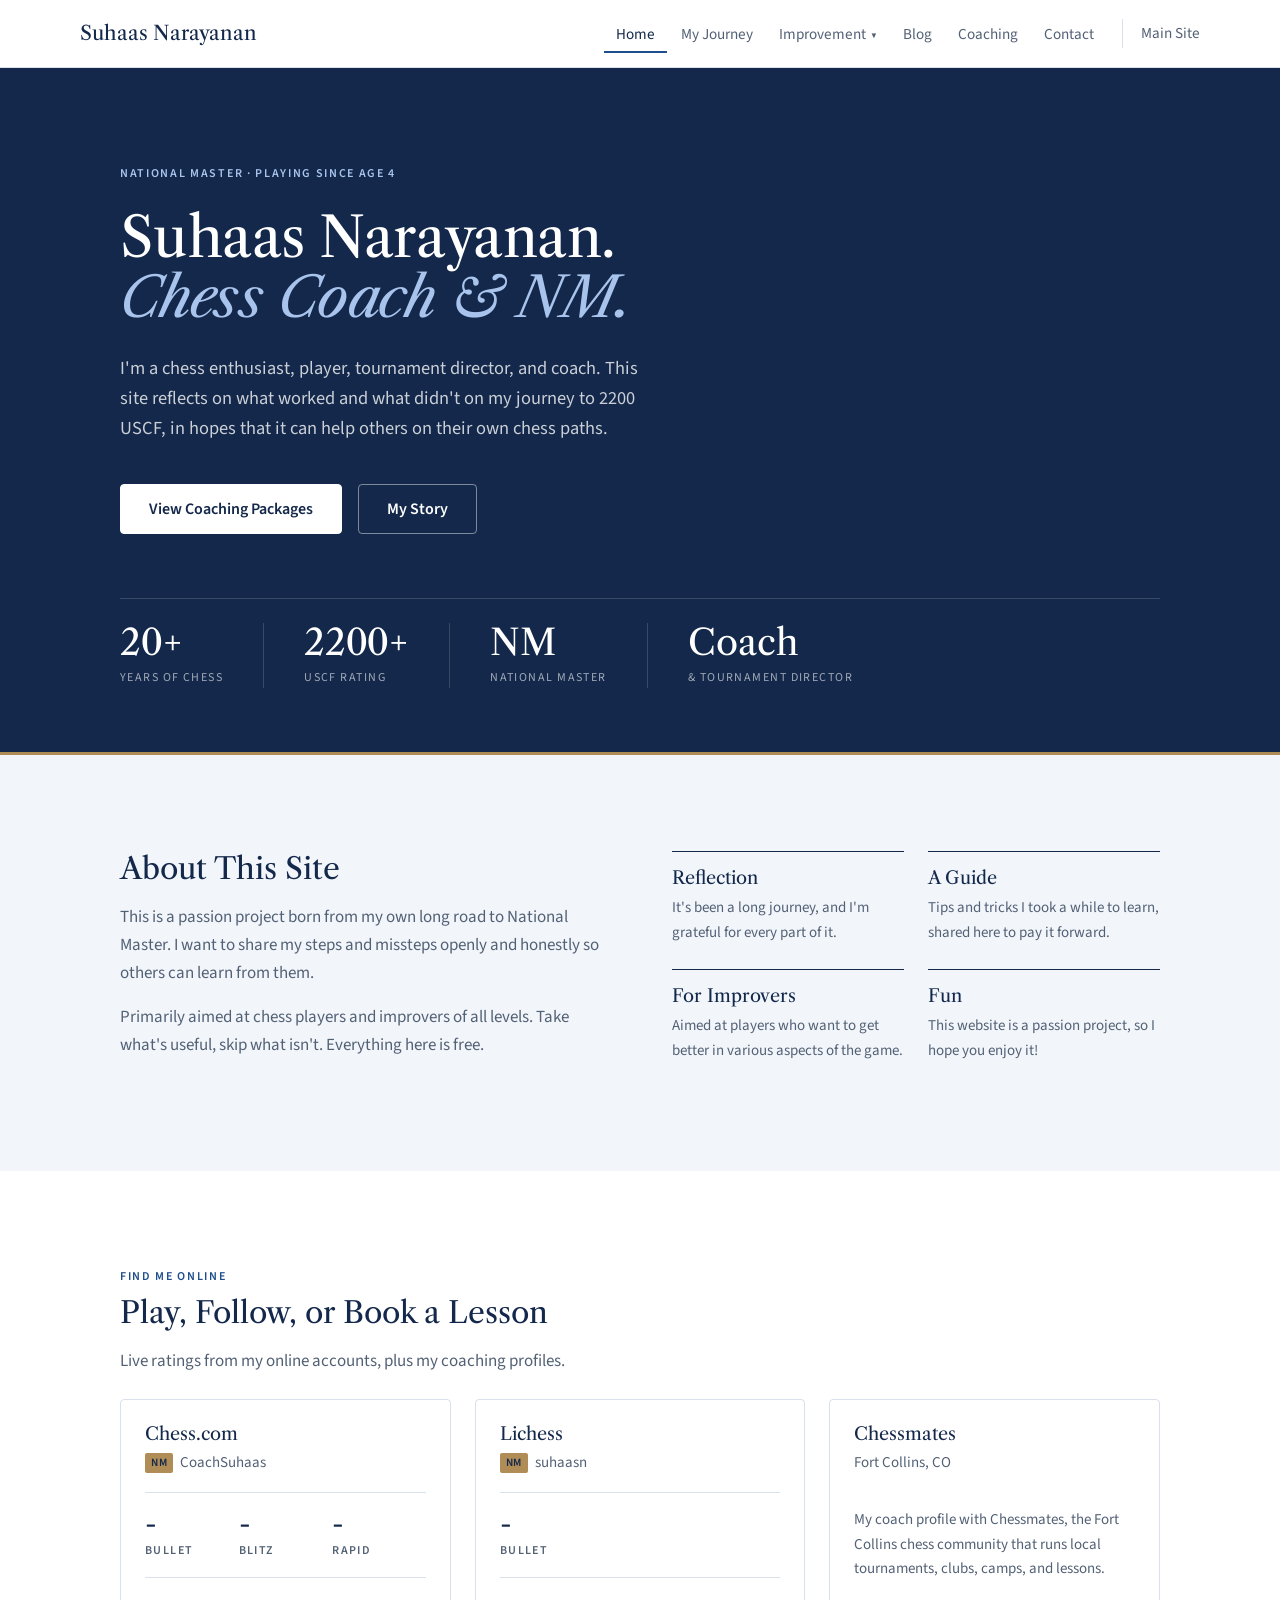
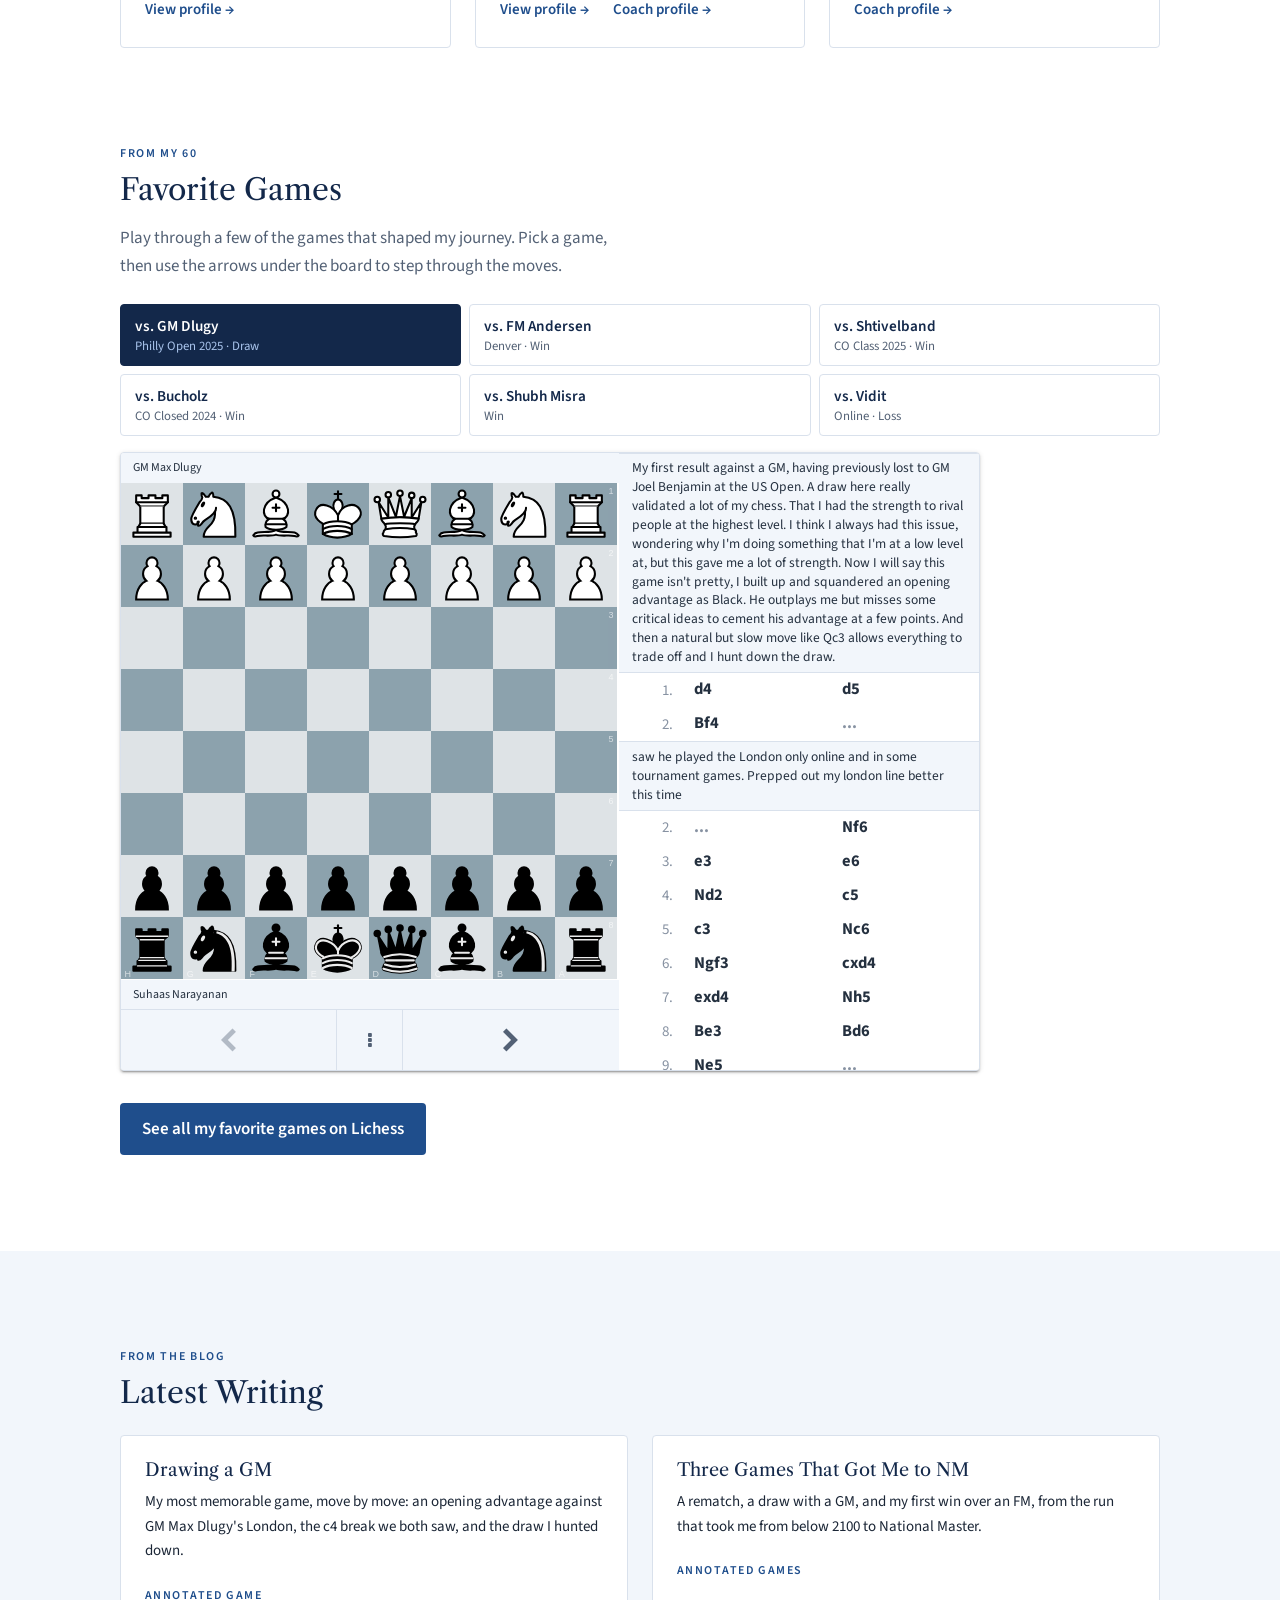
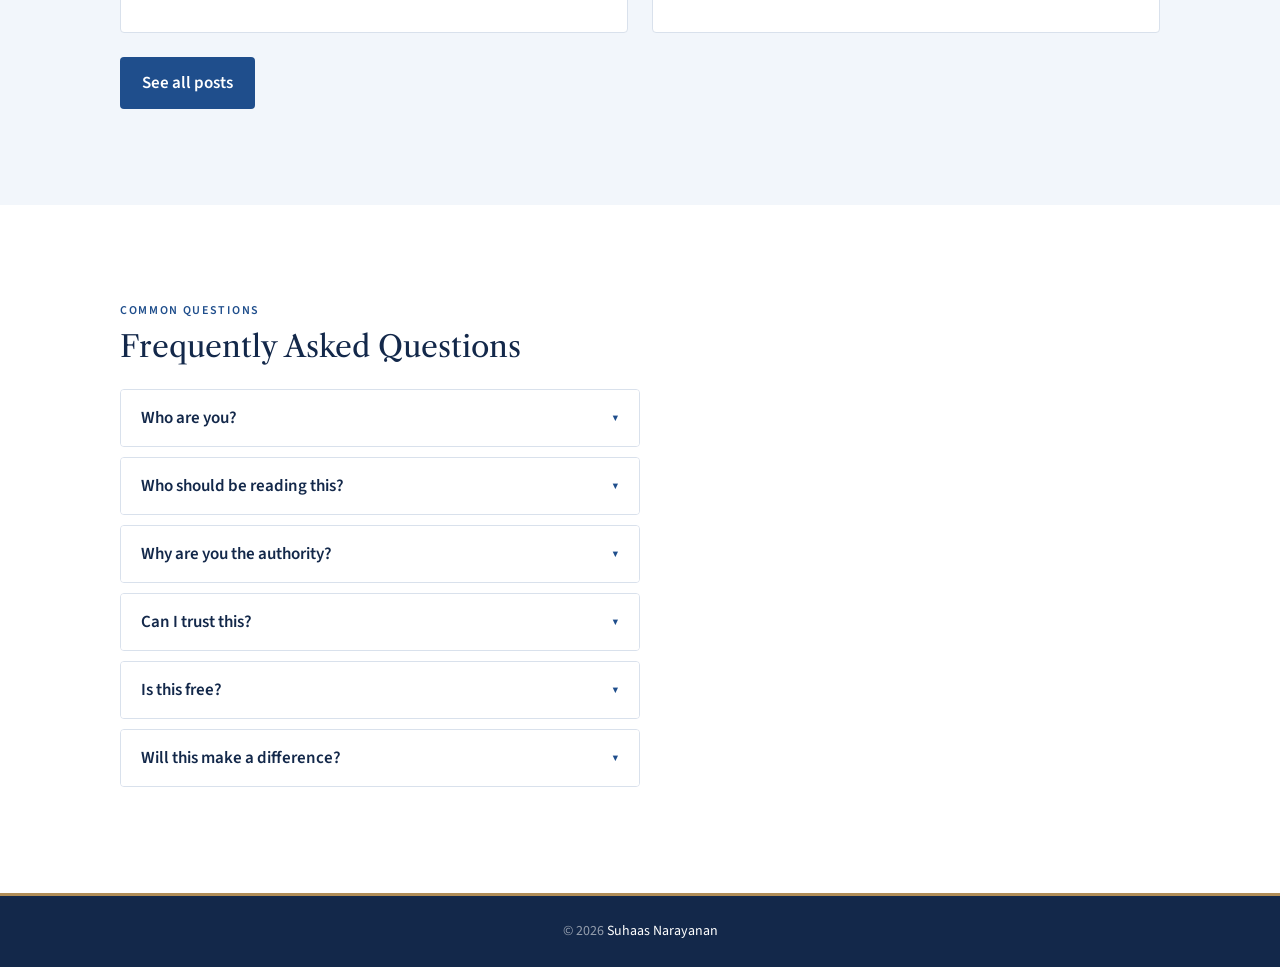
<file: index.html>
<!DOCTYPE html>
<html lang="en">
<head>
<meta charset="UTF-8">
<meta name="viewport" content="width=device-width, initial-scale=1.0">
<title>Suhaas Narayanan · National Master, Chess Coach</title>
<meta name="description" content="Suhaas Narayanan is a USCF National Master and chess coach. Follow his journey to 2200, explore coaching packages, and read his free chess improvement guide.">
<meta property="og:title" content="Suhaas Narayanan · National Master, Chess Coach">
<meta property="og:description" content="USCF National Master and chess coach sharing his journey to 2200. Free chess improvement guide, coaching packages, and more.">
<meta property="og:type" content="website">
<meta property="og:url" content="https://suhaasnarayanan.com/chess/">
<link rel="canonical" href="https://suhaasnarayanan.com/chess/">
<link rel="icon" href="/favicon.ico" sizes="48x48">
<link rel="icon" href="/favicon-192.png" type="image/png" sizes="192x192">
<link rel="apple-touch-icon" href="/apple-touch-icon.png">
<script type="application/ld+json">
{
  "@context": "https://schema.org",
  "@type": "Person",
  "name": "Suhaas Narayanan",
  "url": "https://suhaasnarayanan.com/",
  "description": "USCF National Master, chess coach and tournament director",
  "sameAs": [
    "https://suhaasnarayanan.com/chess/",
    "https://www.chess.com/member/coachsuhaas",
    "https://lichess.org/@/suhaasn",
    "https://ratings.uschess.org/player/14290675"
  ]
}
</script>
<meta name="twitter:card" content="summary_large_image">
<meta property="og:image" content="https://suhaasnarayanan.com/og-image.png">
<meta property="og:image:width" content="1200">
<meta property="og:image:height" content="630">
<meta property="og:image:alt" content="Suhaas Narayanan, USCF National Master and coach">
<meta name="twitter:image" content="https://suhaasnarayanan.com/og-image.png">
<meta name="twitter:title" content="Suhaas Narayanan · National Master, Chess Coach">
<meta name="twitter:description" content="USCF National Master and chess coach sharing his journey to 2200. Free chess improvement guide, coaching packages, and more.">
<link rel="preconnect" href="https://fonts.googleapis.com">
<link rel="preconnect" href="https://fonts.gstatic.com" crossorigin>
<link rel="stylesheet" href="https://fonts.googleapis.com/css2?family=Libre+Caslon+Text:ital,wght@0,400;0,700;1,400&family=Source+Sans+3:ital,wght@0,400;0,600;1,400&display=swap">
<link rel="stylesheet" href="vendor/lpv/lichess-pgn-viewer.css?v=2.7.3">
<link rel="stylesheet" href="games.css?v=1">
<style>
  /* ═══════════════════════════════════════════════════════════
     DESIGN TOKENS: change colors, fonts and spacing here only.
     Layout: navy page headers, then full-width sections that
     alternate white / pale blue, text held to a ~65-character column.
     ═══════════════════════════════════════════════════════════ */
  :root {
    /* Color */
    --navy: #13284a;        /* page headers, footer, headings */
    --ink: #1b2636;         /* body text */
    --muted: #536175;       /* secondary text */
    --blue: #1f4e8c;        /* the one accent: links, labels, buttons */
    --blue-on-navy: #a9c4ec;/* accent text on navy */
    --band: #f2f6fb;        /* alternating section background */
    --callout: #e2eaf6;     /* callout boxes */
    --line: #d9e1ec;        /* thin dividing lines */
    --white: #ffffff;
    --brass: #b08d57;       /* shared accent with the main site (suhaasnarayanan.com) */
    --brass-light: #cfb27e; /* brass on navy */
    --brass-text: #8a6a35;  /* brass for small text on white */

    /* Type */
    --serif: 'Libre Caslon Text', Georgia, 'Times New Roman', serif;
    --sans: 'Source Sans 3', 'Segoe UI', system-ui, -apple-system, sans-serif;
    --fs-hero: 3.5rem;      /* home page name */
    --fs-page: 2.75rem;     /* page title in navy header */
    --fs-section: 1.875rem; /* section title (h3) */
    --fs-sub: 1.3rem;       /* subheading inside a section */
    --fs-card: 1.125rem;    /* card titles */
    --fs-body: 1.0625rem;   /* running text (17px) */
    --fs-small: 0.9375rem;  /* lists in cards, captions */
    --fs-label: 0.75rem;    /* small uppercase labels */

    /* Spacing */
    --s1: 8px; --s2: 16px; --s3: 24px; --s4: 40px; --s5: 64px; --s6: 96px;
    --content: 760px;       /* width of the reading column */
    --gutter: max(24px, calc((100% - var(--content)) / 2));
    --nav-h: 68px;
    --radius: 4px;
  }

  * { margin: 0; padding: 0; box-sizing: border-box; }
  body { font-family: var(--sans); font-size: var(--fs-body); background: var(--white); color: var(--ink); line-height: 1.65; -webkit-font-smoothing: antialiased; }
  h1, h2, h3, h4 { font-family: var(--serif); font-weight: 400; color: var(--navy); line-height: 1.2; text-wrap: balance; }
  a { color: var(--blue); text-underline-offset: 3px; text-decoration-thickness: 1px; }
  a:hover { color: var(--navy); }
  button { font-family: var(--sans); }
  :focus-visible { outline: 2px solid var(--blue); outline-offset: 2px; }

  /* ── NAV ── */
  nav {
    background: var(--white); height: var(--nav-h);
    padding: 0 max(24px, calc((100% - 1120px) / 2));
    display: flex; align-items: center; justify-content: space-between;
    position: sticky; top: 0; z-index: 100;
    border-bottom: 1px solid var(--line);
  }
  .nav-logo { font-family: var(--serif); color: var(--navy); font-size: 1.25rem; cursor: pointer; text-decoration: none; }
  .nav-links { display: flex; gap: 2px; align-items: center; }
  .nav-links button {
    background: none; border: none; color: var(--muted);
    font-size: 0.95rem; cursor: pointer; padding: 8px 12px; transition: color 0.2s, box-shadow 0.2s;
  }
  .nav-links button:hover { color: var(--navy); }
  .nav-links button.active { color: var(--navy); box-shadow: inset 0 -2px 0 var(--blue); }

  /* Nav dropdown */
  .nav-dropdown { position: relative; }
  .nav-dropdown-toggle .caret { font-size: 0.6rem; margin-left: 5px; display: inline-block; transition: transform 0.2s; }
  .nav-dropdown.open .caret { transform: rotate(180deg); }
  .nav-dropdown-menu {
    display: none; position: absolute; top: calc(100% + 8px); left: 0; min-width: 240px;
    background: var(--white); border: 1px solid var(--line); border-radius: var(--radius);
    box-shadow: 0 12px 32px rgba(19, 40, 74, 0.12); padding: 6px; z-index: 200;
  }
  .nav-dropdown-menu::before { content: ''; position: absolute; top: -10px; left: 0; right: 0; height: 10px; }
  .nav-dropdown.open .nav-dropdown-menu { display: block; }
  @media (hover: hover) {
    .nav-dropdown:hover .nav-dropdown-menu { display: block; }
    .nav-dropdown:hover .caret { transform: rotate(180deg); }
  }
  .nav-links .nav-dropdown-menu button { display: block; width: 100%; text-align: left; padding: 9px 12px; color: var(--ink); box-shadow: none; }
  .nav-links .nav-dropdown-menu button:hover { background: var(--band); color: var(--blue); }
  .nav-dropdown-menu .menu-divider { border: none; border-top: 1px solid var(--line); margin: 4px 0; }

  /* ── PAGES ── */
  .page { display: none; animation: fadeIn 0.15s ease-out; }
  .page.active { display: block; }
  @keyframes fadeIn { from { opacity: 0; } to { opacity: 1; } }

  /* ── HOME HERO (navy) ── */
  .hero { background: var(--navy); color: var(--white); padding: var(--s6) max(24px, calc((100% - 1040px) / 2)) var(--s5); }
  .hero-content { max-width: 1040px; }
  .hero-badge { font-size: var(--fs-label); font-weight: 600; letter-spacing: 0.14em; text-transform: uppercase; color: var(--blue-on-navy); margin-bottom: var(--s3); }
  .hero h1 { font-size: var(--fs-hero); line-height: 1.08; color: var(--white); margin-bottom: var(--s3); letter-spacing: -0.01em; }
  .hero h1 em { color: var(--blue-on-navy); }
  .hero p { font-size: 1.15rem; color: rgba(255, 255, 255, 0.78); max-width: 60ch; margin-bottom: var(--s4); }
  .hero-btns { display: flex; gap: var(--s2); flex-wrap: wrap; }
  .btn-primary, .btn-secondary { font-size: 1rem; font-weight: 600; padding: 13px 28px; border-radius: var(--radius); cursor: pointer; transition: background 0.2s, color 0.2s; }
  .btn-primary { background: var(--white); color: var(--navy); border: 1px solid var(--white); }
  .btn-primary:hover { background: var(--callout); }
  .btn-secondary { background: transparent; color: var(--white); border: 1px solid rgba(255, 255, 255, 0.45); }
  .btn-secondary:hover { border-color: var(--white); background: rgba(255, 255, 255, 0.08); }
  .hero-stats { display: grid; grid-template-columns: repeat(4, auto); justify-content: start; margin-top: var(--s5); padding-top: var(--s3); border-top: 1px solid rgba(255, 255, 255, 0.16); }
  .stat { padding-right: var(--s4); margin-right: var(--s4); border-right: 1px solid rgba(255, 255, 255, 0.16); }
  .stat:last-child { border-right: none; margin-right: 0; padding-right: 0; }
  .stat-num { font-family: var(--serif); font-size: 2.25rem; color: var(--white); line-height: 1.1; font-variant-numeric: tabular-nums; }
  .stat-label { font-size: var(--fs-label); letter-spacing: 0.12em; text-transform: uppercase; color: rgba(255, 255, 255, 0.6); margin-top: 6px; }

  /* Home "About" band */
  .home-about { background: var(--band); padding: var(--s6) max(24px, calc((100% - 1040px) / 2)); }
  .home-about-inner { display: grid; grid-template-columns: 1fr 1fr; gap: var(--s5); align-items: start; }
  .home-about h2 { font-size: var(--fs-section); margin-bottom: var(--s2); }
  .home-about p { color: var(--muted); margin-bottom: var(--s2); }
  .home-cards { display: grid; grid-template-columns: 1fr 1fr; gap: var(--s3); }
  .home-card { border-top: 1px solid var(--navy); padding-top: var(--s2); }
  .home-card h4 { font-size: var(--fs-card); margin-bottom: 6px; }
  .home-card p { font-size: var(--fs-small); margin: 0; }



  /* Home: online profiles */
  .home-profiles { padding: var(--s6) max(24px, calc((100% - 1040px) / 2)) 0; background: var(--white); }
  .home-profiles h2 { font-size: var(--fs-section); margin-bottom: var(--s2); }
  .home-profiles > p { color: var(--muted); max-width: 65ch; margin-bottom: var(--s3); }
  .profile-grid { display: grid; grid-template-columns: repeat(3, 1fr); gap: var(--s3); }
  .profile-card { border: 1px solid var(--line); border-radius: var(--radius); padding: var(--s3); display: flex; flex-direction: column; gap: var(--s2); min-width: 0; background: var(--white); }
  .profile-head h3 { font-size: var(--fs-card); margin-bottom: 2px; }
  .profile-handle { font-size: var(--fs-small); color: var(--muted); }
  .title-badge { display: inline-block; background: var(--navy); color: var(--white); font-size: 0.7rem; font-weight: 600; letter-spacing: 0.06em; padding: 1px 6px; border-radius: 2px; margin-right: 4px; vertical-align: 1px; }
  .profile-stats { display: grid; grid-template-columns: repeat(3, 1fr); border-top: 1px solid var(--line); border-bottom: 1px solid var(--line); padding: var(--s2) 0; }
  .profile-stats > div { display: flex; flex-direction: column; }
  .ps-num { font-family: var(--serif); font-size: 1.6rem; color: var(--navy); line-height: 1.1; font-variant-numeric: tabular-nums; }
  .ps-label { font-size: var(--fs-label); font-weight: 600; letter-spacing: 0.12em; text-transform: uppercase; color: var(--muted); margin-top: 4px; }
  .profile-blurb { color: var(--muted); font-size: var(--fs-small); flex: 1; }
  .profile-links { display: flex; flex-wrap: wrap; gap: var(--s1) var(--s3); margin-top: auto; }
  .profile-links a { font-weight: 600; font-size: var(--fs-small); text-decoration: none; }
  .profile-links a:hover { text-decoration: underline; }

  /* Home: favorite games (Lichess embed) */
  .home-blog { padding: var(--s6) max(24px, calc((100% - 1040px) / 2)); background: var(--band); }
  .home-blog h2, .home-faq h3 { font-size: var(--fs-section); margin-bottom: var(--s3); }
  .home-blog .game-link { display: inline-block; margin-top: var(--s3); }
  .home-faq { padding: var(--s6) max(24px, calc((100% - 1040px) / 2)); background: var(--white); }
  .home-games { padding: var(--s6) max(24px, calc((100% - 1040px) / 2)); background: var(--white); }
  .home-games h2 { font-size: var(--fs-section); margin-bottom: var(--s2); }
  .home-games > p { color: var(--muted); max-width: 65ch; margin-bottom: var(--s3); }
  .game-tabs { display: grid; grid-template-columns: repeat(3, 1fr); gap: var(--s1); margin-bottom: var(--s2); }
  .game-tab { text-align: left; background: var(--white); border: 1px solid var(--line); border-radius: var(--radius); padding: 10px 14px; cursor: pointer; color: var(--navy); transition: border-color 0.2s, background 0.2s; min-width: 0; }
  .game-tab strong { display: block; font-weight: 600; font-size: 0.95rem; }
  .game-tab span { display: block; font-size: 0.8rem; color: var(--muted); }
  .game-tab:hover { border-color: var(--blue); }
  .game-tab.active { background: var(--navy); border-color: var(--navy); color: var(--white); }
  .game-tab.active span { color: var(--blue-on-navy); }
  .game-frame { width: 100%; max-width: 860px; min-height: 320px; margin-bottom: var(--s3); }

  /* ── PAGE HEADER (navy) ── */
  .section-hero { background: var(--navy); color: var(--white); padding: var(--s5) var(--gutter) var(--s4); }
  .section-hero h2 { font-size: var(--fs-page); color: var(--white); letter-spacing: -0.01em; }
  .section-hero h2 span { color: var(--blue-on-navy); font-style: italic; }
  .section-hero p { color: rgba(255, 255, 255, 0.75); margin-top: var(--s1); font-size: 1.1rem; max-width: 60ch; }

  /* Section menu (sticks under the nav) */
  .sub-nav {
    background: var(--white); border-bottom: 1px solid var(--line);
    padding: 0 calc(var(--gutter) - 12px); display: flex; gap: 2px; overflow-x: auto;
    position: sticky; top: var(--nav-h); z-index: 50; scrollbar-width: none;
  }
  .sub-nav::-webkit-scrollbar { display: none; }
  /* Improvement has the most sections, so its menu starts further left to fit on laptop screens */
  #subnav-improvement { padding-left: max(12px, min(calc(var(--gutter) - 12px), calc((100% - 1070px) / 2))); padding-right: 12px; }
  .sub-nav button {
    background: none; border: none; color: var(--muted); font-size: 0.9rem; cursor: pointer;
    padding: 14px 12px; border-bottom: 2px solid transparent; white-space: nowrap; transition: color 0.2s, border-color 0.2s;
  }
  .sub-nav button:hover { color: var(--navy); }
  .sub-nav button.active { color: var(--navy); border-bottom-color: var(--blue); }

  /* ── SECTIONS: full-width bands, alternating white / pale blue ── */
  .section-content > .subsection, .section-content > .contact-grid { padding: var(--s5) var(--gutter); }
  .subsection { scroll-margin-top: calc(var(--nav-h) + 50px); }
  .section-content > .subsection:nth-of-type(even) { background: var(--band); }
  .subsection-divider { display: none; }

  .subsection-label { font-size: var(--fs-label); font-weight: 600; color: var(--blue); letter-spacing: 0.14em; text-transform: uppercase; margin-bottom: var(--s1); }
  .subsection h3 { font-size: var(--fs-section); margin-bottom: var(--s3); }
  .subsection p { color: var(--muted); margin-bottom: var(--s2); max-width: 65ch; }
  .subsection p strong, .subsection li strong { color: var(--navy); font-weight: 600; }
  .sub-h { font-size: var(--fs-sub); margin: var(--s4) 0 var(--s2); }
  .minor-h { font-family: var(--sans); font-size: var(--fs-body); font-weight: 600; color: var(--navy); margin: var(--s3) 0 var(--s1); }
  .subsection h3 + .sub-h, .subsection h3 + .minor-h { margin-top: 0; }

  /* Lists */
  .check-list { list-style: none; margin: 0 0 var(--s3); max-width: 65ch; }
  .check-list li { position: relative; padding: 10px 0 10px 22px; color: var(--muted); border-bottom: 1px solid var(--line); }
  .check-list li:last-child { border-bottom: none; }
  .check-list li::before { content: ''; position: absolute; left: 2px; top: 21px; width: 6px; height: 6px; background: var(--blue); }

  /* Tables */
  .table-wrap { overflow-x: auto; margin: 0 0 var(--s3); }
  .week-table { width: 100%; border-collapse: collapse; font-size: var(--fs-small); background: var(--white); }
  .week-table th { text-align: left; background: var(--navy); color: var(--white); padding: 10px 16px; font-weight: 600; }
  .week-table td { padding: 10px 16px; border-bottom: 1px solid var(--line); color: var(--muted); vertical-align: top; }
  .week-table td:first-child { color: var(--navy); font-weight: 600; white-space: nowrap; }
  .coming-soon { display: inline-block; border: 1px solid var(--line); color: var(--muted); background: var(--white); font-size: 0.68rem; font-weight: 600; letter-spacing: 0.1em; padding: 1px 8px; border-radius: 2px; margin-left: 8px; vertical-align: middle; }

  /* Timeline */
  .timeline { position: relative; padding-left: 28px; margin: var(--s3) 0; }
  .timeline::before { content: ''; position: absolute; left: 4px; top: 6px; bottom: 6px; width: 1px; background: var(--line); }
  .timeline-item { position: relative; margin-bottom: var(--s4); }
  .timeline-item:last-child { margin-bottom: 0; }
  .timeline-dot { position: absolute; left: -28px; top: 5px; width: 9px; height: 9px; background: var(--blue); }
  .timeline-year { font-size: var(--fs-label); font-weight: 600; color: var(--blue); letter-spacing: 0.14em; text-transform: uppercase; margin-bottom: 2px; }
  .timeline-item h4 { font-size: var(--fs-sub); margin-bottom: 6px; }
  .timeline-item p { margin-bottom: 0; }

  /* Cards: two columns by default, three with .grid-3. An odd card out spans the row. */
  .principles-grid { display: grid; grid-template-columns: repeat(2, 1fr); gap: var(--s3); margin: var(--s3) 0; }
  .principles-grid.grid-3 { grid-template-columns: repeat(3, 1fr); }
  .principles-grid:not(.grid-3) > .principle-card:last-child:nth-child(odd) { grid-column: 1 / -1; }
  .principle-card { background: var(--white); border: 1px solid var(--line); border-radius: var(--radius); padding: var(--s3); min-width: 0; }
  .principle-card h4 { font-size: var(--fs-card); margin-bottom: var(--s1); }
  .principle-card p { font-size: var(--fs-small); margin: 0; }
  .principle-card p + p { margin-top: var(--s1); }
  .principle-icon { display: none; }
  .attribution { color: var(--blue) !important; font-weight: 600; }
  .rating-note { font-size: var(--fs-small); }

  /* Callouts and quotes (solid fill) */
  .info-box { background: var(--callout); padding: var(--s3); border-radius: var(--radius); color: var(--ink); margin: var(--s3) 0; max-width: 65ch; }
  .info-box strong { color: var(--navy); }
  .info-box .check-list { margin: var(--s1) 0 0; }
  .info-box .check-list li { border-bottom-color: rgba(19, 40, 74, 0.1); color: var(--ink); }
  .quote-block { background: var(--navy); color: var(--white); padding: var(--s4); border-radius: var(--radius); font-family: var(--serif); font-size: 1.4rem; line-height: 1.5; font-style: italic; margin: var(--s3) 0; }
  .quote-block cite { display: block; color: var(--blue-on-navy); font-family: var(--sans); font-style: normal; font-size: var(--fs-label); font-weight: 600; letter-spacing: 0.14em; text-transform: uppercase; margin-top: var(--s2); }

  /* FAQ */
  .faq-item { border: 1px solid var(--line); border-radius: var(--radius); margin-bottom: 10px; overflow: hidden; background: var(--white); max-width: 65ch; }
  .faq-q { width: 100%; background: var(--white); border: none; text-align: left; padding: 16px 20px; font-size: var(--fs-body); font-weight: 600; color: var(--navy); cursor: pointer; display: flex; justify-content: space-between; align-items: center; gap: var(--s2); }
  .faq-q:hover { background: var(--band); }
  .faq-a { padding: 0 20px; max-height: 0; overflow: hidden; transition: max-height 0.3s ease, padding 0.3s; color: var(--muted); }
  .faq-a.open { max-height: 400px; padding: 0 20px 18px; }
  .faq-arrow { font-size: 0.7rem; color: var(--blue); transition: transform 0.3s; }
  .faq-arrow.open { transform: rotate(180deg); }

  /* Blog cards */
  .blog-grid { display: grid; grid-template-columns: repeat(2, 1fr); gap: var(--s3); }
  .blog-grid > :only-child { grid-column: 1 / -1; max-width: 65ch; }
  a.blog-card { display: block; text-decoration: none; color: inherit; border: 1px solid var(--line); border-radius: var(--radius); background: var(--white); transition: border-color 0.2s; }
  a.blog-card:hover { border-color: var(--blue); }
  .blog-card-header { padding: var(--s3) var(--s3) 0; }
  .blog-card-icon { display: none; }
  .blog-card-header h4 { font-size: var(--fs-card); }
  .blog-card-body { padding: var(--s1) var(--s3) var(--s3); }
  .blog-card-body p { font-size: var(--fs-small); margin-bottom: var(--s2); }
  .blog-tag { font-size: var(--fs-label); font-weight: 600; letter-spacing: 0.12em; text-transform: uppercase; color: var(--blue); }

  /* Pricing */
  .pricing-grid { display: grid; grid-template-columns: repeat(3, 1fr); gap: var(--s3); margin-bottom: var(--s3); }
  .pricing-card { border: 1px solid var(--line); border-radius: var(--radius); overflow: hidden; background: var(--white); display: flex; flex-direction: column; min-width: 0; }
  .pricing-card.featured { border-color: var(--blue); box-shadow: 0 0 0 1px var(--blue); }
  .pricing-header { background: var(--navy); color: var(--white); padding: var(--s3); }
  .pricing-card.featured .pricing-header { background: var(--blue); }
  .subsection .pricing-header h3 { font-family: var(--sans); font-size: var(--fs-label); font-weight: 600; letter-spacing: 0.14em; text-transform: uppercase; color: var(--blue-on-navy); margin: 0; }
  .pricing-card.featured .pricing-header h3 { color: var(--white); }
  .pricing-price { font-family: var(--serif); font-size: 2.4rem; margin: var(--s1) 0 0; line-height: 1.1; }
  .pricing-per { font-size: var(--fs-small); opacity: 0.75; }
  .pricing-features { padding: var(--s2) var(--s3); list-style: none; flex: 1; }
  .pricing-features li { padding: 8px 0 8px 18px; position: relative; border-bottom: 1px solid var(--line); font-size: var(--fs-small); color: var(--muted); }
  .pricing-features li:last-child { border-bottom: none; }
  .pricing-features li::before { content: ''; position: absolute; left: 0; top: 17px; width: 6px; height: 6px; background: var(--blue); }
  .pricing-cta { padding: 0 var(--s3) var(--s3); }
  .pricing-cta button { width: 100%; padding: 12px; background: var(--navy); color: var(--white); border: none; font-size: 1rem; font-weight: 600; cursor: pointer; border-radius: var(--radius); transition: background 0.2s; }
  .pricing-card.featured .pricing-cta button { background: var(--blue); }
  .pricing-cta button:hover { background: var(--ink); }

  /* Contact */
  .contact-grid { display: grid; grid-template-columns: 1fr 1.5fr; gap: var(--s5); align-items: start; }
  .contact-info h3 { font-size: var(--fs-section); margin-bottom: var(--s3); }
  .contact-detail { position: relative; padding: 0 0 var(--s2) 22px; color: var(--muted); }
  .contact-detail::before { content: ''; position: absolute; left: 2px; top: 11px; width: 6px; height: 6px; background: var(--blue); }
  .contact-detail > span:first-child { display: none; }
  .form-group { margin-bottom: 18px; }
  .form-group label { display: block; font-size: 0.875rem; font-weight: 600; margin-bottom: 6px; color: var(--navy); }
  .form-group input, .form-group select, .form-group textarea { width: 100%; padding: 11px 13px; border: 1px solid var(--line); border-radius: var(--radius); font-family: var(--sans); font-size: 1rem; color: var(--ink); background: var(--white); transition: border-color 0.2s, box-shadow 0.2s; outline: none; }
  .form-group input:focus, .form-group select:focus, .form-group textarea:focus { border-color: var(--blue); box-shadow: 0 0 0 3px rgba(31, 78, 140, 0.12); }
  .form-group textarea { height: 120px; resize: vertical; }
  .form-row { display: grid; grid-template-columns: 1fr 1fr; gap: var(--s2); }
  .submit-btn { background: var(--navy); color: var(--white); border: none; padding: 14px 36px; font-size: 1rem; font-weight: 600; cursor: pointer; border-radius: var(--radius); transition: background 0.2s; width: 100%; }
  .submit-btn:hover { background: var(--blue); }
  .success-msg, .error-msg { display: none; padding: 14px; border-radius: var(--radius); margin-top: 14px; text-align: center; font-size: var(--fs-small); }
  .success-msg { background: #e7f4ea; border: 1px solid #9ccfa8; color: #24603a; }
  .error-msg { background: #fbe9e9; border: 1px solid #eba9a9; color: #9b2c2c; }

  /* Lichess link button */
  .game-link { display: inline-block; background: var(--blue); color: var(--white); padding: 12px 22px; border-radius: var(--radius); text-decoration: none; font-weight: 600; transition: background 0.2s; margin-top: var(--s1); }
  .game-link:hover { background: var(--navy); color: var(--white); }

  /* Footer */
  footer { background: var(--navy); color: rgba(255, 255, 255, 0.55); text-align: center; padding: var(--s3); font-size: 0.875rem; }
  footer span, footer a { color: var(--white); }
  footer a { text-decoration: none; }
  footer a:hover { color: var(--white); text-decoration: underline; }
  .nav-main { margin-left: 14px; padding: 2px 0 2px 18px; border-left: 1px solid var(--line); color: var(--muted); font-size: 0.95rem; text-decoration: none; transition: color 0.2s; white-space: nowrap; }
  .nav-main:hover { color: var(--navy); }

  /* Skip link */
  .skip-link { position: absolute; top: -48px; left: 16px; background: var(--blue); color: var(--white); padding: 8px 16px; border-radius: 0 0 var(--radius) var(--radius); font-size: 0.9rem; z-index: 999; transition: top 0.2s; text-decoration: none; }
  .skip-link:focus { top: 0; }

  /* ── TABLET ── */
  @media (max-width: 900px) {
    .principles-grid.grid-3, .pricing-grid { grid-template-columns: repeat(2, 1fr); }
    .profile-grid { grid-template-columns: repeat(2, 1fr); }
    .profile-grid > .profile-card:last-child:nth-child(odd) { grid-column: 1 / -1; }
    .principles-grid.grid-3 > .principle-card:last-child:nth-child(odd) { grid-column: 1 / -1; }
    .pricing-grid > .pricing-card:last-child:nth-child(odd) { grid-column: 1 / -1; }
  }

  /* ── PHONE ── */
  @media (max-width: 640px) {
    :root { --fs-hero: 2.4rem; --fs-page: 2rem; --fs-section: 1.6rem; --fs-sub: 1.2rem; --s5: 48px; --s6: 64px; --gutter: 20px; }
    nav { position: static; height: auto; padding: 12px 16px; flex-direction: column; gap: 6px; }
    .nav-links { flex-wrap: wrap; justify-content: center; }
    .nav-links button { font-size: 0.85rem; padding: 6px 8px; }
    .nav-main { margin-left: 0; padding: 6px 8px; border-left: none; font-size: 0.85rem; }
    .nav-dropdown-menu { left: 50%; transform: translateX(-50%); }
    .sub-nav { top: 0; padding: 0 8px; }
    .subsection { scroll-margin-top: 56px; }
    .hero, .home-about { padding-left: 20px; padding-right: 20px; }
    .hero-stats { grid-template-columns: repeat(2, auto); row-gap: var(--s3); }
    .stat:nth-child(2) { border-right: none; margin-right: 0; }
    .home-about-inner, .home-cards, .contact-grid, .form-row,
    .principles-grid, .principles-grid.grid-3, .pricing-grid, .blog-grid { grid-template-columns: 1fr; }
    .quote-block { padding: var(--s3); font-size: 1.2rem; }
    .home-games, .home-blog, .home-faq { padding-left: 20px; padding-right: 20px; }
    .home-profiles { padding-left: 20px; padding-right: 20px; }
    .profile-grid { grid-template-columns: 1fr; }
    .game-tabs { grid-template-columns: repeat(2, 1fr); }
    .game-frame { aspect-ratio: 3 / 4; }
  }

  @media (prefers-reduced-motion: reduce) {
    .page { animation: none; }
  }

  /* ── RATING CHART (My Journey) ── */
  .rating-chart { --rc-reg: #2563b8; --rc-quick: #d9622c; --rc-blitz: #199e70; position: relative; margin: var(--s2) 0 var(--s3); }
  .rc-stats { display: grid; grid-template-columns: repeat(4, 1fr); gap: var(--s2); margin: var(--s3) 0 var(--s2); }
  .rc-stat { border-top: 1px solid var(--line); padding-top: 10px; }
  .rc-stat-n { display: block; font-family: var(--serif); font-size: 1.6rem; color: var(--navy); line-height: 1.2; }
  .rc-stat-l { display: block; font-size: var(--fs-small); color: var(--muted); }
  .rc-chips { display: flex; gap: 8px; flex-wrap: wrap; margin-bottom: 10px; }
  .rc-chip { display: inline-flex; align-items: center; gap: 8px; font-size: var(--fs-small); color: var(--muted); background: var(--white); border: 1px solid var(--line); border-radius: 999px; padding: 6px 14px; cursor: pointer; }
  .rc-chip[aria-pressed="true"] { color: var(--ink); border-color: var(--navy); }
  .rc-chip[aria-pressed="false"] .rc-sw { opacity: 0.35; }
  .rc-sw { display: inline-block; width: 14px; height: 3px; border-radius: 2px; }
  .rc-sw.rc-reg { background: var(--rc-reg); } .rc-sw.rc-quick { background: var(--rc-quick); } .rc-sw.rc-blitz { background: var(--rc-blitz); }
  .rc-plot { width: 100%; min-height: 300px; touch-action: pan-y; }
  .rc-plot svg { display: block; overflow: visible; }
  .rc-plot svg:focus { outline: none; }
  .rc-plot svg:focus-visible { outline: 2px solid var(--blue); outline-offset: 4px; }
  .rc-grid { stroke: var(--line); stroke-width: 1; }
  .rc-baseline { stroke: #b9c4d3; stroke-width: 1; }
  .rc-tick { stroke: #b9c4d3; }
  .rc-break { stroke: var(--muted); stroke-width: 1.5; }
  .rc-axis { font-family: var(--sans); font-size: 12px; fill: var(--muted); }
  .rc-nm { stroke: var(--navy); stroke-width: 1; stroke-dasharray: 4 4; }
  .rc-nm-label { font-family: var(--sans); font-size: 12px; font-weight: 600; fill: var(--navy); }
  .rc-gap { fill: var(--band); }
  .rc-gap-label { font-family: var(--sans); font-size: 12px; fill: var(--muted); font-style: italic; }
  .rc-line { fill: none; stroke-width: 2; stroke-linejoin: round; stroke-linecap: round; }
  .rc-line.rc-reg { stroke: var(--rc-reg); } .rc-line.rc-quick { stroke: var(--rc-quick); } .rc-line.rc-blitz { stroke: var(--rc-blitz); }
  .rc-dot { stroke: var(--white); stroke-width: 1; }
  .rc-dot.rc-quick, .rc-hot.rc-quick { fill: var(--rc-quick); } .rc-dot.rc-blitz, .rc-hot.rc-blitz { fill: var(--rc-blitz); } .rc-hot.rc-reg { fill: var(--rc-reg); }
  .rc-hot { stroke: var(--white); stroke-width: 2; pointer-events: none; }
  .rc-ms-dot { fill: var(--navy); stroke: var(--white); stroke-width: 2; }
  .rc-ms-num { font-family: var(--sans); font-size: 10px; font-weight: 600; fill: var(--white); pointer-events: none; }
  .rc-cross { stroke: var(--muted); stroke-width: 1; stroke-dasharray: 2 3; pointer-events: none; }
  .rc-tip { position: absolute; z-index: 5; pointer-events: none; background: var(--white); border: 1px solid var(--line); border-radius: var(--radius); box-shadow: 0 4px 16px rgba(19,40,74,0.12); padding: 10px 12px; font-size: 0.875rem; color: var(--ink); min-width: 190px; max-width: 260px; line-height: 1.45; }
  .rc-plot + .rc-tip { top: 0; left: 0; }
  .rc-tip-date { font-size: var(--fs-label); font-weight: 600; letter-spacing: 0.08em; text-transform: uppercase; color: var(--muted); }
  .rc-tip-event { font-weight: 600; color: var(--navy); margin: 2px 0 6px; }
  .rc-tip-event span { font-weight: 400; color: var(--muted); }
  .rc-tip-row { display: flex; align-items: center; gap: 8px; }
  .rc-tip-row b { margin-left: auto; font-weight: 600; font-variant-numeric: tabular-nums; }
  .rc-tip-d { color: var(--muted); font-variant-numeric: tabular-nums; min-width: 36px; text-align: right; }
  .rc-tip-ms { margin-top: 6px; padding-top: 6px; border-top: 1px solid var(--line); color: var(--navy); font-weight: 600; }
  .rc-moments { list-style: none; margin: 0 0 var(--s3); display: grid; grid-template-columns: 1fr 1fr; gap: 0 var(--s3); }
  .rc-moments li { border-bottom: 1px solid var(--line); }
  .rc-moments button { display: flex; gap: 12px; align-items: flex-start; width: 100%; text-align: left; background: none; border: 0; padding: 10px 0; cursor: pointer; color: var(--muted); font-size: var(--fs-small); line-height: 1.45; }
  .rc-moments button:hover strong { color: var(--blue); }
  .rc-moments strong { color: var(--navy); font-weight: 600; }
  .rc-num { flex: none; width: 22px; height: 22px; border-radius: 50%; background: var(--navy); color: var(--white); font-size: 11px; font-weight: 600; display: inline-flex; align-items: center; justify-content: center; margin-top: 1px; }
  .rc-m-meta { display: block; }
  .rc-table { margin: 0 0 var(--s2); }
  .rc-table summary { cursor: pointer; color: var(--blue); font-size: var(--fs-small); padding: 6px 0; }
  .rc-table-scroll { max-height: 420px; overflow: auto; border: 1px solid var(--line); border-radius: var(--radius); margin-top: 8px; background: var(--white); }
  .rc-table table { width: 100%; border-collapse: collapse; font-size: 0.875rem; }
  .rc-table th { position: sticky; top: 0; background: var(--band); color: var(--navy); font-weight: 600; text-align: left; padding: 8px 10px; border-bottom: 1px solid var(--line); }
  .rc-table td { padding: 6px 10px; border-bottom: 1px solid var(--line); color: var(--ink); vertical-align: top; font-variant-numeric: tabular-nums; }
  .rc-table th:nth-child(n+4), .rc-table td:nth-child(n+4) { text-align: right; white-space: nowrap; }
  .rc-td-d { display: block; font-size: 0.75rem; color: var(--muted); }
  .rc-na { color: #a3adbb; }
  .rc-nowrap { white-space: nowrap; }
  .subsection .rc-source { font-size: var(--fs-small); margin-top: var(--s1); }
  .rc-error { padding: var(--s3) 0; }
  @media (max-width: 640px) {
    .rc-stats { grid-template-columns: 1fr 1fr; }
    .rc-moments { grid-template-columns: 1fr; }
    .rc-tip { min-width: 170px; }
  }

  /* ── VISUALS (photos, diagrams, charts, frameworks) ── */
  /* Photos */
  .photo-pair { display: grid; grid-template-columns: 1fr 1fr; gap: 12px; margin: var(--s3) 0; }
  .photo-pair img { width: 100%; height: auto; aspect-ratio: 4 / 5; object-fit: cover; border-radius: var(--radius); display: block; background: var(--band); }
  .photo-wide { margin: var(--s3) 0; }
  .photo-wide img { width: 100%; height: auto; aspect-ratio: 3 / 2; object-fit: cover; object-position: 62% 30%; border-radius: var(--radius); display: block; background: var(--band); }

  /* Board diagrams */
  .pos { margin: var(--s2) 0 0; max-width: 320px; }
  .pos img { width: 100%; height: auto; display: block; border: 1px solid var(--line); border-radius: 2px; }
  .pos figcaption { font-size: 0.875rem; color: var(--muted); line-height: 1.5; margin-top: 8px; }
  .pos figcaption strong { color: var(--navy); font-weight: 600; }
  .pos figcaption a { white-space: nowrap; }

  /* Road to 2200 */
  .road-chart { --rc-reg: #2563b8; position: relative; margin: var(--s3) 0 var(--s4); padding: var(--s3); border: 1px solid var(--line); border-radius: var(--radius); background: var(--white); }
  .rd-head { display: flex; flex-wrap: wrap; align-items: baseline; gap: 4px 12px; margin-bottom: 6px; }
  .rd-title { font-family: var(--serif); font-size: var(--fs-card); color: var(--navy); }
  .rd-sub { font-size: var(--fs-small); color: var(--muted); }
  .rd-plot { width: 100%; min-height: 260px; touch-action: pan-y; }
  .rd-plot svg { display: block; overflow: visible; }
  .rd-grid { stroke: var(--line); }
  .rd-axis { font-family: var(--sans); font-size: 12px; fill: var(--muted); }
  .rd-tick, .rd-baseline { stroke: #b9c4d3; }
  .rd-nm { stroke: var(--navy); stroke-dasharray: 4 4; }
  .rd-nm-label { font-family: var(--sans); font-size: 12px; font-weight: 600; fill: var(--navy); }
  .rd-line { fill: none; stroke: #2563b8; stroke-width: 2.5; stroke-linejoin: round; stroke-linecap: round; }
  .rd-beat { fill: var(--navy); stroke: var(--white); stroke-width: 2; }
  .rd-beat-num { font-family: var(--sans); font-size: 9.5px; font-weight: 600; fill: var(--white); pointer-events: none; }
  .rd-leader { stroke: var(--navy); stroke-width: 1; }
  .rd-beat-label { font-family: var(--sans); font-size: 12.5px; font-weight: 600; fill: var(--navy); paint-order: stroke; stroke: var(--white); stroke-width: 4px; stroke-linejoin: round; }
  .rd-cross { stroke: var(--muted); stroke-dasharray: 2 3; pointer-events: none; }
  .rd-hot { fill: #2563b8; stroke: var(--white); stroke-width: 2; pointer-events: none; }
  .rd-key { list-style: none; margin: var(--s2) 0 0; display: grid; grid-template-columns: 1fr 1fr; gap: 6px 14px; font-size: 0.8125rem; color: var(--muted); }
  .rd-key li { display: flex; gap: 8px; align-items: flex-start; }
  .road-chart .rc-tip { top: 0; left: 0; }
  .rd-key[hidden] { display: none; }

  /* Training balance (Chapter 4) */
  .balance { margin: var(--s3) 0 0; border-top: 1px solid var(--line); }
  .bal-legend { display: flex; flex-wrap: wrap; gap: 6px 20px; align-items: center; font-size: var(--fs-small); color: var(--muted); padding: 14px 0; border-bottom: 1px solid var(--line); }
  .bal-legend span { display: inline-flex; align-items: center; gap: 8px; }
  .bal-note { margin-left: auto; font-style: italic; font-size: 0.8125rem; }
  .bal-sw { display: inline-block; width: 14px; height: 8px; border-radius: 2px; }
  .bal-time { background: #b6c2d2; }
  .bal-pay { background: #2563b8; }
  .bal-row { display: grid; grid-template-columns: 200px 1fr; gap: 6px 24px; padding: 16px 0; border-bottom: 1px solid var(--line); align-items: center; }
  .bal-label h4 { font-family: var(--sans); font-size: var(--fs-body); font-weight: 600; color: var(--navy); margin: 0; }
  .bal-tag { font-size: var(--fs-label); font-weight: 600; letter-spacing: 0.12em; text-transform: uppercase; color: var(--blue); }
  .bal-bars { display: grid; gap: 5px; }
  .bal-track { height: 10px; background: var(--band); border-radius: 2px; overflow: hidden; }
  .bal-bar { height: 100%; border-radius: 2px; }
  .w1 { width: 10%; } .w2 { width: 20%; } .w3 { width: 30%; } .w4 { width: 40%; } .w5 { width: 50%; }
  .w6 { width: 60%; } .w7 { width: 70%; } .w8 { width: 80%; } .w9 { width: 90%; } .w10 { width: 100%; }
  .bal-row p { grid-column: 2; margin: 2px 0 0; font-size: var(--fs-small); }

  /* Player profile spectrums */
  .profile-wrap { display: grid; grid-template-columns: 1fr 300px; gap: var(--s4); align-items: start; margin-top: var(--s3); }
  .profile-card { border: 1px solid var(--line); border-radius: var(--radius); padding: var(--s3); background: var(--white); }
  .profile-title { font-size: var(--fs-label); font-weight: 600; letter-spacing: 0.14em; text-transform: uppercase; color: var(--blue); margin-bottom: var(--s2); }
  .spec { margin-bottom: 18px; }
  .spec-ends { display: flex; justify-content: space-between; font-size: 0.8125rem; color: var(--muted); margin-bottom: 6px; }
  .spec-track { position: relative; height: 4px; background: var(--line); border-radius: 2px; }
  .spec-dot { position: absolute; top: 50%; width: 14px; height: 14px; margin: -7px 0 0 -7px; border-radius: 50%; background: var(--navy); box-shadow: 0 0 0 3px var(--white); }
  .spec-range { position: absolute; top: -3px; height: 10px; border-radius: 5px; background: var(--navy); opacity: 0.85; }
  .p15 { left: 15%; } .p80 { left: 80%; }
  .r35-65 { left: 35%; width: 30%; } .r25-85 { left: 25%; width: 60%; }
  .spec-note { font-size: 0.75rem; color: var(--muted); text-align: center; margin-top: 6px; font-style: italic; }
  .profile-card p { margin: var(--s2) 0 0; font-size: var(--fs-small); }
  .pos-side { margin: 0; }

  /* Daily routine */
  .routine { border: 1px solid var(--line); border-radius: var(--radius); padding: var(--s3); margin: var(--s3) 0; background: var(--white); }
  .routine-title { font-size: var(--fs-label); font-weight: 600; letter-spacing: 0.14em; text-transform: uppercase; color: var(--blue); margin-bottom: var(--s2); }
  .routine-steps { list-style: none; display: grid; grid-template-columns: repeat(3, 1fr); gap: var(--s3); margin: 0; position: relative; }
  .routine-steps li { position: relative; display: flex; flex-direction: column; gap: 2px; font-size: var(--fs-small); color: var(--muted); }
  .routine-steps li:not(:last-child)::after { content: ''; position: absolute; top: 14px; left: 40px; right: -12px; height: 1px; background: var(--line); }
  .routine-steps strong { color: var(--navy); font-weight: 600; font-size: var(--fs-body); margin-top: 8px; }
  .rt-n { width: 28px; height: 28px; border-radius: 50%; background: var(--navy); color: var(--white); font-size: 0.8125rem; font-weight: 600; display: inline-flex; align-items: center; justify-content: center; }
  .routine-foot { margin-top: var(--s2); padding-top: 12px; border-top: 1px solid var(--line); font-size: var(--fs-small); color: var(--navy); font-weight: 600; }

  /* Game review flow */
  .flow { list-style: none; display: grid; grid-template-columns: repeat(3, 1fr); gap: 0; margin: var(--s3) 0 var(--s4); border: 1px solid var(--line); border-radius: var(--radius); background: var(--white); }
  .flow-step { padding: var(--s3); position: relative; }
  .flow-step + .flow-step { border-left: 1px solid var(--line); }
  .flow-step + .flow-step::before { content: ''; position: absolute; left: -7px; top: 34px; width: 12px; height: 12px; background: var(--white); border-top: 1px solid var(--line); border-right: 1px solid var(--line); transform: rotate(45deg); }
  .flow-n { width: 32px; height: 32px; border-radius: 50%; background: var(--navy); color: var(--white); font-weight: 600; display: inline-flex; align-items: center; justify-content: center; margin-bottom: 12px; }
  .flow-step h4 { font-family: var(--sans); font-size: var(--fs-body); font-weight: 600; color: var(--navy); margin: 0 0 8px; }
  .subsection .flow-step p { font-size: var(--fs-small); margin-bottom: 10px; }

  /* Opening map */
  .opening-map { margin: var(--s3) 0 var(--s2); }
  .om-frame { position: relative; padding: 28px 18px 28px 18px; border: 1px solid var(--line); border-radius: var(--radius); background: linear-gradient(to top right, var(--white) 0%, var(--white) 55%, var(--band) 100%); }
  .om-area { position: relative; height: 360px; margin: 0 4px; border-left: 1px solid #b9c4d3; border-bottom: 1px solid #b9c4d3; }
  .om-axis { position: absolute; font-size: var(--fs-label); font-weight: 600; letter-spacing: 0.12em; text-transform: uppercase; color: var(--muted); }
  .om-y-top { top: 8px; left: 22px; } .om-y-bot { bottom: 34px; left: 28px; }
  .om-x-left { bottom: 8px; left: 22px; } .om-x-right { bottom: 8px; right: 18px; }
  .om-pt { position: absolute; display: flex; align-items: center; gap: 7px; transform: translate(-6px, 50%); white-space: nowrap; font-size: 0.875rem; color: var(--ink); }
  .om-pt.om-left { flex-direction: row-reverse; transform: translate(calc(-100% + 6px), 50%); }
  .om-dot { width: 12px; height: 12px; border-radius: 50%; border: 2px solid var(--blue); background: var(--white); flex: none; }
  .om-mine .om-dot, .om-dot-mine { background: var(--navy); border-color: var(--navy); }
  .om-mine .om-name { font-weight: 600; color: var(--navy); }
  .opening-map figcaption { font-size: 0.8125rem; color: var(--muted); margin-top: 8px; display: flex; flex-wrap: wrap; gap: 6px 16px; align-items: center; }
  .om-key { display: inline-flex; align-items: center; gap: 6px; color: var(--navy); font-weight: 600; }
  .om-key .om-dot { display: inline-block; }
  .om-vocab { margin: var(--s2) 0 var(--s3); }
  .om-vocab summary { cursor: pointer; color: var(--blue); font-size: var(--fs-small); padding: 6px 0; }
  .om-vocab .table-wrap { margin-top: 8px; }

  /* Prep 2x2 */
  .matrix { display: grid; grid-template-columns: 28px 1fr; grid-template-rows: 1fr auto; gap: 8px; margin: var(--s3) 0; }
  .mx-ylab { display: flex; flex-direction: column; justify-content: space-around; align-items: center; }
  .mx-ylab span, .mx-xlab span { font-size: var(--fs-label); font-weight: 600; letter-spacing: 0.12em; text-transform: uppercase; color: var(--muted); }
  .mx-ylab span { writing-mode: vertical-rl; transform: rotate(180deg); }
  .mx-grid { display: grid; grid-template-columns: 1fr 1fr; gap: 2px; background: var(--line); border: 1px solid var(--line); border-radius: var(--radius); overflow: hidden; }
  .mx-cell { padding: var(--s3); background: var(--white); }
  .mx-cell h4 { font-family: var(--sans); font-size: var(--fs-body); font-weight: 600; color: var(--navy); margin: 0 0 6px; }
  .subsection .mx-cell p { font-size: var(--fs-small); margin: 0; }
  .mx-am, .mx-so { background: var(--callout); }
  .mx-ao { background: var(--navy); }
  .mx-ao h4 { color: var(--white); }
  .subsection .mx-ao p { color: rgba(255, 255, 255, 0.8); }
  .mx-sm { background: var(--white); }
  .mx-xlab { grid-column: 2; display: flex; justify-content: space-around; }

  @media (max-width: 900px) {
    .profile-wrap { grid-template-columns: 1fr; }
    .pos-side { max-width: 320px; }
  }
  @media (max-width: 640px) {
    .photo-pair { gap: 8px; }
    .road-chart { padding: var(--s2); }
    .bal-row { grid-template-columns: 1fr; }
    .bal-row p { grid-column: 1; }
    .bal-note { margin-left: 0; }
    .routine-steps { grid-template-columns: 1fr; gap: var(--s2); }
    .routine-steps li { padding-left: 40px; }
    .routine-steps li .rt-n { position: absolute; left: 0; top: 0; }
    .routine-steps strong { margin-top: 3px; }
    .routine-steps li:not(:last-child)::after { display: none; }
    .flow { grid-template-columns: 1fr; }
    .flow-step + .flow-step { border-left: none; border-top: 1px solid var(--line); }
    .flow-step + .flow-step::before { left: 34px; top: -7px; transform: rotate(-45deg); }
    .om-area { height: 420px; }
    .om-pt { font-size: 0.75rem; }
    .mx-cell { padding: var(--s2); }
  }

  /* Brass details: the accent shared with the main site */
  .hero, .section-hero { border-bottom: 3px solid var(--brass); }
  .quote-block { border-left: 4px solid var(--brass); }
  .quote-block cite { color: var(--brass-light); }
  .title-badge { background: var(--brass); color: var(--navy); }
  .rc-num { background: var(--brass-text); }
  .rc-ms-dot { fill: var(--brass-text); }
  .nav-main:hover { color: var(--brass-text); }
  footer { border-top: 3px solid var(--brass); }
  ::selection { background: #eadcbf; }
</style>
</head>
<body>
<a class="skip-link" href="#main-content">Skip to content</a>

<nav>
  <a class="nav-logo" href="#home" onclick="showPage('home'); return false;">Suhaas Narayanan</a>
  <div class="nav-links">
    <button onclick="showPage('home')" class="active" id="nav-home">Home</button>
    <button onclick="showPage('journey')" id="nav-journey">My Journey</button>

    <!-- ══ DROPDOWN: Improvement ══
         To add a menu item: copy one of the <button> lines below and
         change the last word in goToSub(...) to match a subsection id. -->
    <div class="nav-dropdown" id="dd-improvement">
      <button class="nav-dropdown-toggle" id="nav-improvement" aria-haspopup="true" aria-expanded="false" onclick="toggleDropdown(event)">Improvement<span class="caret">▼</span></button>
      <div class="nav-dropdown-menu" role="menu">
        <button role="menuitem" onclick="goToSub('improvement','start')">Start Here</button>
        <button role="menuitem" onclick="goToSub('improvement','profile')">Your Player Profile</button>
        <button role="menuitem" onclick="goToSub('improvement','areas')">Training Areas</button>
        <hr class="menu-divider">
        <button role="menuitem" onclick="goToSub('improvement','level')">What to Do at Your Level</button>
        <button role="menuitem" onclick="goToSub('improvement','review')">Game Review</button>
        <button role="menuitem" onclick="goToSub('improvement','openings')">Opening Study</button>
        <button role="menuitem" onclick="goToSub('improvement','prep')">Prep Work</button>
        <button role="menuitem" onclick="goToSub('improvement','communities')">Communities</button>
        <hr class="menu-divider">
        <button role="menuitem" onclick="goToSub('improvement','resources')">Resources</button>
        <button role="menuitem" onclick="goToSub('improvement','upcoming')">Coming Soon</button>
      </div>
    </div>

    <button onclick="showPage('blog')" id="nav-blog">Blog</button>
    <button onclick="showPage('coaching')" id="nav-coaching">Coaching</button>
    <button onclick="showPage('contact')" id="nav-contact">Contact</button>
    <a class="nav-main" href="/" title="Back to suhaasnarayanan.com">Main Site</a>
  </div>
</nav>

<!-- ══ HOME ══ -->
<div id="main-content">
<div class="page active" id="page-home">
  <div class="hero">
    <div class="hero-content">
      <div class="hero-badge">National Master · Playing Since Age 4</div>
      <h1>Suhaas Narayanan.<br><em>Chess Coach & NM.</em></h1>
      <p>I'm a chess enthusiast, player, tournament director, and coach. This site reflects on what worked and what didn't on my journey to 2200 USCF, in hopes that it can help others on their own chess paths.</p>
      <div class="hero-btns">
        <button class="btn-primary" onclick="showPage('coaching')">View Coaching Packages</button>
        <button class="btn-secondary" onclick="showPage('journey')">My Story</button>
      </div>
      <div class="hero-stats">
        <div class="stat"><div class="stat-num">20+</div><div class="stat-label">Years of Chess</div></div>
        <div class="stat"><div class="stat-num">2200+</div><div class="stat-label">USCF Rating</div></div>
        <div class="stat"><div class="stat-num">NM</div><div class="stat-label">National Master</div></div>
        <div class="stat"><div class="stat-num">Coach</div><div class="stat-label">&amp; Tournament Director</div></div>
      </div>
    </div>
  </div>

  <div class="home-about">
    <div class="home-about-inner">
      <div>
        <h2>About This Site</h2>
        <p>This is a passion project born from my own long road to National Master. I want to share my steps and missteps openly and honestly so others can learn from them.</p>
        <p>Primarily aimed at chess players and improvers of all levels. Take what's useful, skip what isn't. Everything here is free.</p>
      </div>
      <div class="home-cards">
        <div class="home-card"><h4>Reflection</h4><p>It's been a long journey, and I'm grateful for every part of it.</p></div>
        <div class="home-card"><h4>A Guide</h4><p>Tips and tricks I took a while to learn, shared here to pay it forward.</p></div>
        <div class="home-card"><h4>For Improvers</h4><p>Aimed at players who want to get better in various aspects of the game.</p></div>
        <div class="home-card"><h4>Fun</h4><p>This website is a passion project, so I hope you enjoy it!</p></div>
      </div>
    </div>
  </div>

  <!-- Online profiles with live ratings (pulled from the public Chess.com and Lichess APIs) -->
  <div class="home-profiles">
    <div class="subsection-label">Find Me Online</div>
    <h2>Play, Follow, or Book a Lesson</h2>
    <p>Live ratings from my online accounts, plus my coaching profiles.</p>
    <div class="profile-grid">
      <div class="profile-card">
        <div class="profile-head">
          <div><h3>Chess.com</h3><span class="profile-handle"><span class="title-badge">NM</span> CoachSuhaas</span></div>
        </div>
        <div class="profile-stats" id="stats-chesscom">
          <div><span class="ps-num" data-k="bullet">-</span><span class="ps-label">Bullet</span></div>
          <div><span class="ps-num" data-k="blitz">-</span><span class="ps-label">Blitz</span></div>
          <div><span class="ps-num" data-k="rapid">-</span><span class="ps-label">Rapid</span></div>
        </div>
        <div class="profile-links">
          <a href="https://www.chess.com/member/coachsuhaas" target="_blank" rel="noopener">View profile →</a>
        </div>
      </div>
      <div class="profile-card">
        <div class="profile-head">
          <div><h3>Lichess</h3><span class="profile-handle"><span class="title-badge">NM</span> suhaasn</span></div>
        </div>
        <div class="profile-stats" id="stats-lichess">
          <div><span class="ps-num" data-k="bullet">-</span><span class="ps-label">Bullet</span></div>
        </div>
        <div class="profile-links">
          <a href="https://lichess.org/@/suhaasn" target="_blank" rel="noopener">View profile →</a>
          <a href="https://lichess.org/coach/suhaasn" target="_blank" rel="noopener">Coach profile →</a>
        </div>
      </div>
      <div class="profile-card">
        <div class="profile-head">
          <div><h3>Chessmates</h3><span class="profile-handle">Fort Collins, CO</span></div>
        </div>
        <p class="profile-blurb">My coach profile with Chessmates, the Fort Collins chess community that runs local tournaments, clubs, camps, and lessons.</p>
        <div class="profile-links">
          <a href="https://chessmatesfc.com/coach/suhaas-narayanan/" target="_blank" rel="noopener">Coach profile →</a>
        </div>
      </div>
    </div>
  </div>

  <!-- Favorite games from the Lichess study "My 60", drawn by games.js.
       To add a game: copy a button and change data-game to the chapter's 8-letter ID
       (the last part of the chapter's URL on Lichess). The daily "Update game boards"
       workflow then saves its PGN to data/games/ (or run it from the Actions tab). -->
  <div class="home-games">
    <div class="subsection-label">From My 60</div>
    <h2>Favorite Games</h2>
    <p>Play through a few of the games that shaped my journey. Pick a game, then use the arrows under the board to step through the moves.</p>
    <div class="game-tabs">
        <button type="button" class="game-tab active" data-game="r3iOWa6i" aria-pressed="true"><strong>vs. GM Dlugy</strong><span>Philly Open 2025 · Draw</span></button>
        <button type="button" class="game-tab" data-game="hgJHRFfv" aria-pressed="false"><strong>vs. FM Andersen</strong><span>Denver · Win</span></button>
        <button type="button" class="game-tab" data-game="67rWINLT" aria-pressed="false"><strong>vs. Shtivelband</strong><span>CO Class 2025 · Win</span></button>
        <button type="button" class="game-tab" data-game="POR8VZlj" aria-pressed="false"><strong>vs. Bucholz</strong><span>CO Closed 2024 · Win</span></button>
        <button type="button" class="game-tab" data-game="kKKP2PWU" aria-pressed="false"><strong>vs. Shubh Misra</strong><span>Win</span></button>
        <button type="button" class="game-tab" data-game="JaNKJQIU" aria-pressed="false"><strong>vs. Vidit</strong><span>Online · Loss</span></button>
    </div>
    <div class="game-frame game-board" id="game-viewer" data-game="r3iOWa6i" role="region" aria-label="Game viewer">
      <noscript><p class="game-msg">The board needs JavaScript. <a href="https://lichess.org/study/oAqAo3ZN/r3iOWa6i" target="_blank" rel="noopener">Open this game on Lichess</a></p></noscript>
    </div>
    <a class="game-link" href="https://lichess.org/study/oAqAo3ZN" target="_blank" rel="noopener">See all my favorite games on Lichess</a>
  </div>

  <!-- Latest posts. Keep the newest two here; the full list is on the Blog page. -->
  <div class="home-blog">
    <div class="subsection-label">From the Blog</div>
    <h2>Latest Writing</h2>
  <div class="blog-grid">
    <a class="blog-card" href="blog/dlugy-draw.html">
      <div class="blog-card-header">
        <h4>Drawing a GM</h4>
      </div>
      <div class="blog-card-body">
        <p>My most memorable game, move by move: an opening advantage against GM Max Dlugy's London, the c4 break we both saw, and the draw I hunted down.</p>
        <span class="blog-tag">Annotated game</span>
      </div>
    </a>
    <a class="blog-card" href="blog/three-games.html">
      <div class="blog-card-header">
        <h4>Three Games That Got Me to NM</h4>
      </div>
      <div class="blog-card-body">
        <p>A rematch, a draw with a GM, and my first win over an FM, from the run that took me from below 2100 to National Master.</p>
        <span class="blog-tag">Annotated games</span>
      </div>
    </a>
  </div>
<a class="game-link" href="#blog" onclick="showPage('blog'); return false;">See all posts</a>
  </div>

  <div class="subsection home-faq" id="sub-home-faq">
    <div class="subsection-label">Common Questions</div>
    <h3>Frequently Asked Questions</h3>

    <div class="faq-item">
      <button class="faq-q" aria-expanded="false" onclick="toggleFaq(this)">Who are you? <span class="faq-arrow">▼</span></button>
      <div class="faq-a">I'm a chess enthusiast, player, tournament director, and coach. This website is a way of reflecting on what worked and didn't work for me, in hopes that it can reach others. I want this to be generally comprehensive, and I'll section off subjects to make things easier to digest. Besides chess, I enjoy meditation, climbing, and volleyball.</div>
    </div>
    <div class="faq-item">
      <button class="faq-q" aria-expanded="false" onclick="toggleFaq(this)">Who should be reading this? <span class="faq-arrow">▼</span></button>
      <div class="faq-a">Primarily aimed at chess players and more specifically improvers. Anyone who's interested in chess should enjoy at least some parts of this guide though. Feel free to skim through and take what you need from this if anything's helpful.</div>
    </div>
    <div class="faq-item">
      <button class="faq-q" aria-expanded="false" onclick="toggleFaq(this)">Why are you the authority? <span class="faq-arrow">▼</span></button>
      <div class="faq-a">I'm not! I'd like as much public discussion on this in order to fine-tune it and make it useful. I do have some credibility, having recently achieved NM and being a chess player since I was 4. This means I have more than 20 years of experience across different life stages. I've also digested a variety of information from different sources about improvement and have my own takes on what works and what doesn't.</div>
    </div>
    <div class="faq-item">
      <button class="faq-q" aria-expanded="false" onclick="toggleFaq(this)">Can I trust this? <span class="faq-arrow">▼</span></button>
      <div class="faq-a">Take everything with a grain of salt and in consideration with your own common sense and the word of others. This largely reflects my opinion and I'll reference when it's something the broader chess community supports. Think of chess literature like academia: everyone does their own research and presents it for feedback. See what works for you.</div>
    </div>
    <div class="faq-item">
      <button class="faq-q" aria-expanded="false" onclick="toggleFaq(this)">Is this free? <span class="faq-arrow">▼</span></button>
      <div class="faq-a">Yes: no memberships, no paywalls. I benefitted from a variety of free resources online and I'd like to contribute to that. The guide is completely free. Coaching services are separate and listed on the Coaching page.</div>
    </div>
    <div class="faq-item">
      <button class="faq-q" aria-expanded="false" onclick="toggleFaq(this)">Will this make a difference? <span class="faq-arrow">▼</span></button>
      <div class="faq-a">I sure hope so! Even if it's more security in your own beliefs than mine, I think it's important to create dialogue and push on what is known vs. unknown in chess improvement. If there's at least one thing you can take away, that's a win.</div>
    </div>
  </div>
  <footer>© 2026 <a href="/">Suhaas Narayanan</a></footer>
</div>

<!-- ══ JOURNEY ══
     Text adapted from your Google Sites draft ("Narrative"). -->
<div class="page" id="page-journey">
  <div class="section-hero">
    <h2>My <span>Chess Journey</span></h2>
    <p>My steps and missteps in reaching 2200 USCF, a lifetime goal.</p>
  </div>

  <div class="sub-nav" id="subnav-journey">
    <button class="active" onclick="scrollToSub('journey','rating',event)">Rating History</button>
    <button onclick="scrollToSub('journey','early',event)">Early Years</button>
    <button onclick="scrollToSub('journey','serious',event)">The Comeback</button>
    <button onclick="scrollToSub('journey','push',event)">The Final Push</button>
    <button onclick="scrollToSub('journey','highlights',event)">Highlights</button>
    <button onclick="scrollToSub('journey','training',event)">What I'd Change</button>
    <button onclick="scrollToSub('journey','games',event)">My 60 Games</button>
  </div>

  <div class="section-content">

    <div class="subsection" id="sub-journey-rating">
      <div class="subsection-label">By the Numbers</div>
      <h3>My US Chess Rating</h3>
      <p>Every rated tournament I've played since 2009, from the US Chess records. Hover over or tap the line to see each event. <a href="/projects/chess-ratings/">How I built this chart</a>.</p>
      <div class="rc-stats">
        <div class="rc-stat"><span class="rc-stat-n" id="rc-cur">2228</span><span class="rc-stat-l">Current regular rating</span></div>
        <div class="rc-stat"><span class="rc-stat-n" id="rc-high">2231</span><span class="rc-stat-l" id="rc-high-l">Career high, Feb 2026</span></div>
        <div class="rc-stat"><span class="rc-stat-n">Oct 2025</span><span class="rc-stat-l">Became a National Master</span></div>
        <div class="rc-stat"><span class="rc-stat-n" id="rc-events">174</span><span class="rc-stat-l">Rated tournaments</span></div>
      </div>
      <div class="rating-chart" id="rating-chart" data-src="data/uscf-history.json">
        <div class="rc-chips" role="group" aria-label="Rating types shown">
          <button type="button" class="rc-chip" data-key="r" aria-pressed="true"><span class="rc-sw rc-reg"></span>Regular</button>
          <button type="button" class="rc-chip" data-key="q" aria-pressed="false"><span class="rc-sw rc-quick"></span>Quick</button>
          <button type="button" class="rc-chip" data-key="b" aria-pressed="false"><span class="rc-sw rc-blitz"></span>Blitz</button>
        </div>
        <div class="rc-plot"></div>
        <div class="rc-tip" hidden></div>
      </div>
      <h4 class="minor-h">Key moments</h4>
      <ol class="rc-moments" id="rating-moments"></ol>
      <details class="rc-table">
        <summary>See all <span id="rating-table-count">177</span> rated results</summary>
        <div class="rc-table-scroll">
          <table>
            <thead><tr><th>Date</th><th>Event</th><th>State</th><th>Regular</th><th>Quick</th><th>Blitz</th></tr></thead>
            <tbody id="rating-table-body"></tbody>
          </table>
        </div>
      </details>
      <p class="rc-source">Source: <a href="https://ratings.uschess.org/player/14290675" target="_blank" rel="noopener">US Chess ratings, member 14290675</a>. Includes results through <span id="rc-asof">May 9, 2026</span> and updates automatically.</p>
    </div>

    <div class="subsection" id="sub-journey-early">
      <div class="subsection-label">Chapter 1</div>
      <h3>Chess When I Was a Kid</h3>
      <p>I started playing chess when I was four when my dad introduced it to me. My parents initially introduced it to my sister, but I ended up going to a tournament and loving it. I played a lot with my dad and remember the day I could finally beat him.</p>
      <p>For most of elementary school, I was one of the top-ranked players my age in the country. In third grade, I tied for 4th in the K-3 National Tournament.</p>
      <p>That looks great on paper. But it was a lot of pressure from a young age, and I started to explore other interests. By middle school, I was burning out and dived deeper into those interests. I put that energy into STEM and quiz competitions instead: Science Bowl, Ocean Bowl, Science Olympiad, and research. By high school I had more or less retired from serious chess.</p>
      <div class="timeline">
        <div class="timeline-item">
          <div class="timeline-dot"></div>
          <div class="timeline-year">Age 4</div>
          <h4>First Moves</h4>
          <p>My dad introduced me to chess, and it stuck.</p>
        </div>
        <div class="timeline-item">
          <div class="timeline-dot"></div>
          <div class="timeline-year">Third Grade</div>
          <h4>Tied for 4th Nationally</h4>
          <p>Tied for 4th at the K-3 National Tournament. Lots of results, and lots of pressure.</p>
        </div>
        <div class="timeline-item">
          <div class="timeline-dot"></div>
          <div class="timeline-year">Middle &amp; High School</div>
          <h4>Burnout</h4>
          <p>I stepped away from chess and found new competitions to love. Looking back, I appreciate the break to explore other facets of life.</p>
        </div>
      </div>
    </div>

    <div class="subsection" id="sub-journey-serious">
      <div class="subsection-label">Chapter 2</div>
      <h3>The Comeback</h3>
      <p>I came back during COVID, after my senior year of high school. <em>The Queen's Gambit</em> and the streaming boom had everyone talking about chess, and friends started asking me to play. I started on Lichess, joined my college chess club, and during some time off after my sophomore year I rediscovered opening study through Hanging Pawns. My early repertoire was the Trompowsky, Exchange lines against d5 structures, the Tarrasch, and the Hyper-Accelerated Dragon.</p>
      <p>The biggest factor in my comeback was my hometown chess community. My friends participated in and ran the Gryphon Games, a Saturday tournament every other week, and I played in them constantly. I won a lot of them, usually while playing down. That's also where my style settled into what it is today: calm and controlled. I'll admit I also picked up a serious Chessable course habit along the way.</p>
      <div class="timeline">
        <div class="timeline-item">
          <div class="timeline-dot"></div>
          <div class="timeline-year">Back Home</div>
          <h4>Top of the State</h4>
          <p>I became one of the top players in my state, went on a roughly 37-game undefeated streak over the board, and trained online with other serious chess improvers. My rating peaked at 2146.</p>
        </div>
      </div>
      <div class="info-box">
        <strong>So why didn't my rating climb faster?</strong>
        <ul class="check-list">
          <li><strong>Few strong events.</strong> My state didn't have as many strong or regular tournaments, and lacking K40 (a higher <a href="https://handbook.fide.com/chapter/B022024" target="_blank" rel="noopener">K-factor</a> that lets young players' ratings rise and fall faster) hurt.</li>
          <li><strong>Playing down.</strong> Winning against lower-rated players didn't gain a lot of points.</li>
          <li><strong>Avoiding tactics.</strong> I dodged tactics training until the Woodpecker Method showed me it could be fun.</li>
          <li><strong>Life.</strong> School and other priorities came first for me.</li>
        </ul>
      </div>
    </div>

    <div class="subsection" id="sub-journey-push">
      <div class="subsection-label">Chapter 3</div>
      <h3>The Final Push to NM</h3>
      <p>Back at university, chess slid down my priority list. My decline started at the Penn Fall Swiss that October, and a rough winter break and a bad Liberty Bell Open dropped me below 2100, after I had peaked at 2146. That was my low point, and it forced me to rethink how I trained.</p>
      <figure class="road-chart" id="road-chart" data-src="data/uscf-history.json">
        <div class="rd-head"><span class="rd-title">The road to 2200</span><span class="rd-sub">Regular rating, May 2024 to October 2025</span></div>
        <div class="rd-plot"></div>
        <div class="rc-tip" hidden></div>
        <ol class="rd-key" hidden></ol>
      </figure>
      <h4 class="sub-h">What I changed</h4>
      <ul class="check-list">
        <li><strong>Finished the Woodpecker Method.</strong> Tactics finally stopped being something I avoided.</li>
        <li><strong>Narrowed my repertoire.</strong> I dropped the Catalan for the Nimzo and the QGD Exchange, and moved to a simpler, system-based repertoire as Black.</li>
        <li><strong>Focused on one or two things at a time</strong> instead of trying to fix everything at once.</li>
        <li><strong>Worked through some of <em>Perfect Your Chess</em></strong> and played training games with lots of review.</li>
        <li><strong>Played for wins, not perfect games,</strong> and got serious about time management.</li>
      </ul>
      <div class="photo-pair">
        <img src="images/board-focus.jpg" width="800" height="987" loading="lazy" alt="Suhaas thinking over a position at a tournament, hand on his forehead">
        <img src="images/penn-tournament.jpg" width="800" height="745" loading="lazy" alt="Suhaas in a Penn sweatshirt, chin in hand, studying the board at a tournament">
      </div>
      <div class="timeline">
        <div class="timeline-item">
          <div class="timeline-dot"></div>
          <div class="timeline-year">Summer</div>
          <h4>Shaking Off the Rust</h4>
          <p>A local summer tournament started rusty and finished with strong wins, taking me from 2084 back into the 2100s.</p>
        </div>
        <div class="timeline-item">
          <div class="timeline-dot"></div>
          <div class="timeline-year">Philly Open</div>
          <h4>My Best Event</h4>
          <p>A draw, then three straight wins (two of them near-perfect games against 2000+ players), then a final-round draw with GM Maxim Dlugy as Black.</p>
          <figure class="pos">
            <img src="images/positions/dlugy.svg" width="480" height="480" loading="lazy" alt="Chess diagram from Black's side: Dlugy vs. Narayanan after 21...e5. White: Kc1, Qd2, Rd1, Rh1, Be2, Ne1, Nh5, pawns a2, b2, c3, d4, f2, g4, h3. Black: Kc8, Qd6, Rd8, Rf8, Bd7, Nc6, Ne7, pawns a7, b7, d5, e5, f6, g5, h6.">
            <figcaption><strong>Dlugy vs. me, round 5.</strong> After 21...e5, the strongest my position got all game (engine: -0.6). I offered a draw here. <a href="https://lichess.org/study/oAqAo3ZN/r3iOWa6i" target="_blank" rel="noopener">Replay the game</a></figcaption>
          </figure>
        </div>
        <div class="timeline-item">
          <div class="timeline-dot"></div>
          <div class="timeline-year">Denver</div>
          <h4>Invitational Wins</h4>
          <p>I beat a 2000-rated player and FM Gunnar Andersen, Colorado's current strongest player, at an invitational event.</p>
          <figure class="pos">
            <img src="images/positions/gunnar.svg" width="480" height="480" loading="lazy" alt="Chess diagram from Black's side: Andersen vs. Narayanan after 21...dxc2. White: Kg1, Qe8, Ra1, Re1, Bh3, Nf3, pawns a3, b2, d7, f2, g3, h4. Black: Kg8, Qd6, Rd8, Rf8, Ba6, Nc6, pawns a4, b4, c2, d5, f7, g7, h7.">
            <figcaption><strong>FM Gunnar Andersen vs. me, round 2.</strong> After 21.Bh3? dxc2!, Black is winning (engine: -4.2). <a href="https://lichess.org/study/oAqAo3ZN/hgJHRFfv" target="_blank" rel="noopener">Replay the game</a></figcaption>
          </figure>
        </div>
        <div class="timeline-item">
          <div class="timeline-dot"></div>
          <div class="timeline-year">2203</div>
          <h4>National Master</h4>
          <p>I left for Penn at 2187 and played regular local quads. Funnily enough, I took an early draw as Black in a position that was -5 in my favor, and got stuck at 2199.29. Finally I won a first-round game against an 1890 at the Penn Fall Swiss, withdrew, and finished at 2203. In another twist of fate, the Penn Fall Swiss is where my rating decline had started. It all came full circle.</p>
        </div>
      </div>
      <p>I'm grateful for every training partner, opponent, coach, and friend who made it worth it. NM really is the friends we made along the way.</p>
      <p><a href="blog/three-games.html">Read the full story with the games: Three Games That Got Me to NM →</a></p>
      <div class="quote-block">
        "It's a good day to be proud of how far you've come."
      </div>
    </div>

    <div class="subsection" id="sub-journey-highlights">
      <div class="subsection-label">Accolades</div>
      <h3>Tournament Highlights</h3>
      <ul class="check-list">
        <li><strong>2026</strong> - Top 5 highest rated active player in Colorado</li>
        <li><strong>2026 Tribute to MLK</strong> - Tied for 1st</li>
        <li><strong>2025 Philly Open</strong> - Tied for 3rd</li>
        <li><strong>2024 &amp; 2025 Denver Open</strong> - Tied for 2nd</li>
        <li><strong>2024 CO Closed Challenger</strong> - Winner</li>
        <li><strong>2015 Colorado Open</strong> - Tied for 2nd</li>
        <li><strong>2011 National K-12 Grade Championships, Grade 4</strong> - Tied for 4th place</li>
        <li><strong>2011 National Elementary School Championship K-3</strong> - Tied for 4th place</li>
        <li><strong>CO Scholastic State Champion</strong> - 2010, 2011, 2014, 2015</li>
      </ul>
    </div>

    <div class="subsection" id="sub-journey-training">
      <div class="subsection-label">Chapter 4</div>
      <h3>What I'd Do Differently, Warts and All</h3>
      <p>This isn't a recommendation. For that, see the <a href="#improvement/level" onclick="goToSub('improvement','level'); return false;">Improvement guide</a>. This is an honest look at the path I actually took. My biggest regret is that I went too far in one direction, burned out, and then came up short in my weakest areas: endgames and tactics.</p>
      <div class="balance">
        <div class="bal-legend"><span><i class="bal-sw bal-time"></i>Time and energy I put in</span><span><i class="bal-sw bal-pay"></i>What it gave back</span><span class="bal-note">Rough, after-the-fact estimates</span></div>
        <div class="bal-row">
          <div class="bal-label"><h4>Openings</h4><span class="bal-tag">Too much</span></div>
          <div class="bal-bars" role="img" aria-label="Openings: time 9 out of 10, payoff 4 out of 10">
            <div class="bal-track"><div class="bal-bar bal-time w9"></div></div>
            <div class="bal-track"><div class="bal-bar bal-pay w4"></div></div>
          </div>
          <p>Fun, but not always good ROI. I bought a lot of courses and switched lines often. Narrowing my repertoire did more for me than adding to it.</p>
        </div>
        <div class="bal-row">
          <div class="bal-label"><h4>Tactics</h4><span class="bal-tag">Avoided</span></div>
          <div class="bal-bars" role="img" aria-label="Tactics: time 2 out of 10, payoff 8 out of 10">
            <div class="bal-track"><div class="bal-bar bal-time w2"></div></div>
            <div class="bal-track"><div class="bal-bar bal-pay w8"></div></div>
          </div>
          <p>I dodged them for years. The Woodpecker Method changed that by showing me tactics training can actually be fun.</p>
        </div>
        <div class="bal-row">
          <div class="bal-label"><h4>Endgames</h4><span class="bal-tag">Neglected</span></div>
          <div class="bal-bars" role="img" aria-label="Endgames: time 2 out of 10, payoff 7 out of 10">
            <div class="bal-track"><div class="bal-bar bal-time w2"></div></div>
            <div class="bal-track"><div class="bal-bar bal-pay w7"></div></div>
          </div>
          <p>One of my weaker areas, although I gained much more confidence once I trained them religiously.</p>
        </div>
        <div class="bal-row">
          <div class="bal-label"><h4>Community</h4><span class="bal-tag">The real secret</span></div>
          <div class="bal-bars" role="img" aria-label="Community: time 6 out of 10, payoff 10 out of 10">
            <div class="bal-track"><div class="bal-bar bal-time w6"></div></div>
            <div class="bal-track"><div class="bal-bar bal-pay w10"></div></div>
          </div>
          <p>The most important factor in my comeback. Find people to play, review, and talk chess with.</p>
        </div>
        <div class="bal-row">
          <div class="bal-label"><h4>Training Games &amp; Review</h4><span class="bal-tag">Helped most</span></div>
          <div class="bal-bars" role="img" aria-label="Training Games and Review: time 5 out of 10, payoff 10 out of 10">
            <div class="bal-track"><div class="bal-bar bal-time w5"></div></div>
            <div class="bal-track"><div class="bal-bar bal-pay w10"></div></div>
          </div>
          <p>The thing that helped most in the final push. Play serious games and actually review them. <a href="#improvement/review" onclick="goToSub('improvement','review'); return false;">Here's how I do it.</a></p>
        </div>
      </div>
    </div>

    <div class="subsection" id="sub-journey-games">
      <div class="subsection-label">Chapter 5</div>
      <h3>My 60 Favorite Games</h3>
      <p>Here are some of my favorite games from across this chess journey. Not quite 60 games yet though. Wins, losses, brilliancies, blunders - all of it shaped my game.</p>
      <h4 class="sub-h">My most memorable game</h4>
      <p>My most memorable game was my draw at the 2025 Philly Open against GM Max Dlugy. This was the second time I was playing a grandmaster, the last time being 10 years ago where I got slowly crushed. I played a rarer line against his London, and got an opening advantage that I built into a solid middlegame advantage. He started to outplay me, but missed some very sharp winning blows in order to convert. I neutralized his advantage and held the draw to end up tying for 3rd despite a strong field of GMs and other titled players.</p>
      <p><a href="blog/dlugy-draw.html">Read the full game, move by move: Drawing a GM →</a></p>
      <a class="game-link" href="https://lichess.org/study/oAqAo3ZN" target="_blank" rel="noopener">♟ View My 60 Favorite Games on Lichess</a>
    </div>

  </div>
  <footer>© 2026 <a href="/">Suhaas Narayanan</a></footer>
</div>

<!-- ══ IMPROVEMENT ══
     Text adapted from your Google Sites draft (Motivation, Who do I trust?,
     What Should I Do at My Level?, Opening Study, Prep Work, Communities,
     Appendix Z) and your "My Resources" doc (training areas, game review,
     journaling, tournament prep, links). Unwritten topics are under "Coming Soon". -->
<div class="page" id="page-improvement">
  <div class="section-hero">
    <h2>Chess <span>Improvement</span></h2>
    <p>What worked for me, what didn't, and where I'd point you instead.</p>
  </div>

  <div class="sub-nav" id="subnav-improvement">
    <button class="active" data-sub="start" onclick="scrollToSub('improvement','start',event)">Start Here</button>
    <button data-sub="profile" onclick="scrollToSub('improvement','profile',event)">Your Profile</button>
    <button data-sub="areas" onclick="scrollToSub('improvement','areas',event)">Training Areas</button>
    <button data-sub="level" onclick="scrollToSub('improvement','level',event)">Your Level</button>
    <button data-sub="review" onclick="scrollToSub('improvement','review',event)">Game Review</button>
    <button data-sub="openings" onclick="scrollToSub('improvement','openings',event)">Openings</button>
    <button data-sub="prep" onclick="scrollToSub('improvement','prep',event)">Prep Work</button>
    <button data-sub="communities" onclick="scrollToSub('improvement','communities',event)">Communities</button>
    <button data-sub="resources" onclick="scrollToSub('improvement','resources',event)">Resources</button>
    <button data-sub="upcoming" onclick="scrollToSub('improvement','upcoming',event)">Coming Soon</button>
  </div>

  <div class="section-content">

    <div class="subsection" id="sub-improvement-start">
      <div class="subsection-label">Overview</div>
      <h3>Start Here</h3>
      <p>I came back to chess wanting to reach NM for fun and for pride. This guide is part reflection and part giving back. It lays out the structure and methods I used. The ideas are mostly my own unless I cite someone.</p>
      <div class="info-box">
        <strong>If you take one thing away:</strong> do what makes chess fun for you. A rating goal shouldn't be an end in itself. I don't regret the training quirks that made the game fun for me, even the ones that weren't "optimal."
      </div>
      <h4 class="sub-h">Who should you trust?</h4>
      <p>There is no chess god and no scripture. Improvement advice works more like academia: people test ideas and share what they found. Try what's commonly recommended, keep what works for you, and drop what doesn't. That includes everything on this site.</p>
      <p>It's also worth spending ten minutes on your <a href="#improvement/profile" onclick="scrollToSub('improvement','profile'); return false;">Chess Player Profile</a> (just below) before you pick a plan.</p>
    </div>

    <div class="subsection" id="sub-improvement-profile">
      <div class="subsection-label">Know Thyself</div>
      <h3>Your Chess Player Profile</h3>
      <p>Some say the whole of life is experiencing yourself. It's useful to understand who you are and what you want to get out of chess.</p>
      <p>Before diving into a training plan, consider these questions honestly:</p>
      <div class="principles-grid">
        <div class="principle-card">
          <h4>Who Are You?</h4>
          <p>Your occupation, time commitment, life stage, and priorities all shape how much you can realistically invest in chess improvement.</p>
        </div>
        <div class="principle-card">
          <h4>What Is Chess to You?</h4>
          <p>Hobby? Obsession? Time-killer? What do you currently get out of chess, and what do you <em>want</em> to get out of it?</p>
        </div>
        <div class="principle-card">
          <h4>What Type of Player Are You?</h4>
          <p>Sharp and attacking, or calm and positional? Booked up or intuitive? Lots of online blitz, or OTB classical only? Know thyself.</p>
        </div>
        <div class="principle-card">
          <h4>What Drives You?</h4>
          <p>Identify what keeps you motivated, what causes burnout, and where chess sits in the hierarchy of your life. This shapes everything.</p>
        </div>
      </div>
      <div class="profile-wrap">
        <div class="profile-card">
          <div class="profile-title">My example</div>
          <div class="spec"><div class="spec-ends"><span>Sharp and attacking</span><span>Calm and positional</span></div><div class="spec-track"><span class="spec-dot p80"></span></div></div>
          <div class="spec"><div class="spec-ends"><span>Booked up</span><span>Intuitive</span></div><div class="spec-track"><span class="spec-dot p15"></span></div></div>
          <div class="spec"><div class="spec-ends"><span>Online (bullet)</span><span>OTB classical</span></div><div class="spec-track"><span class="spec-range r35-65"></span></div><div class="spec-note">A mix of both</div></div>
          <div class="spec"><div class="spec-ends"><span>Hobby</span><span>Obsession</span></div><div class="spec-track"><span class="spec-range r25-85"></span></div><div class="spec-note">It fluctuates</div></div>
          <p>What I get out of chess is fun, goodness, truth, and beauty. My favorite piece is the pawn because of how essential but underrated they are. Seemingly simple things like pawn structure and breaks can shape an entire game.</p>
        </div>
        <figure class="pos pos-side">
          <img src="images/positions/shubh.svg" width="480" height="480" loading="lazy" alt="Chess diagram: Narayanan vs. Misra after 20.b4. White: Kg1, Rd1, Re1, Bc5, Bf1, Nf3, pawns a3, b4, c4, f2, g2, h2. Black: Ke8, Rc8, Rh8, Bd7, Nc6, Nf6, pawns a5, b7, e6, f7, g7, h6.">
          <figcaption><strong>My style in one position.</strong> Me vs. Shubh Misra, 2026. With 20.b4! I was quite happy to get my queenside majority rolling (engine: +3.6). <a href="https://lichess.org/study/oAqAo3ZN/kKKP2PWU" target="_blank" rel="noopener">Replay the game</a></figcaption>
        </figure>
      </div>
    </div>

    <div class="subsection" id="sub-improvement-areas">
      <div class="subsection-label">The Big Picture</div>
      <h3>The Areas of Chess Training</h3>
      <p>Chess training takes many forms. These are the core areas I've found, and each one has more specific skills to work on as you progress. There's a lot to improve, which is both daunting and exciting: there's always something new to learn.</p>
      <p>The good news is that you rarely get weaker in the short term (one to six months). You just get rusty or less sharp. Thanks to muscle memory, regaining your form is much easier than building it the first time.</p>
      <div class="routine">
        <div class="routine-title">My daily routine</div>
        <ol class="routine-steps">
          <li><span class="rt-n">1</span><strong>A few tactics</strong><span>I recommend at least 5 <a href="https://lichess.org/training" target="_blank" rel="noopener">Lichess puzzles</a> a day to stay sharp.</span></li>
          <li><span class="rt-n">2</span><strong>A rapid game</strong></li>
          <li><span class="rt-n">3</span><strong>A review of that game</strong></li>
        </ol>
        <div class="routine-foot">If you only do one thing, do this.</div>
      </div>
      <div class="principles-grid grid-3">
        <div class="principle-card">
          <h4>Openings</h4>
          <p>Setting a repertoire (White, Black, sidelines), learning the ideas and lines, then practice games and review.</p>
        </div>
        <div class="principle-card">
          <h4>Middlegames</h4>
          <p>Strategy and a toolkit of positional and tactical ideas. Calculation: tactics, combinations, and visualization. Then practice positions and puzzles.</p>
        </div>
        <div class="principle-card">
          <h4>Endgames</h4>
          <p>Both practical and theoretical endgames, plus practice games and review.</p>
        </div>
        <div class="principle-card">
          <h4>Psychology</h4>
          <p>Mindset, your philosophy of the game, and mindfulness at the board.</p>
        </div>
        <div class="principle-card">
          <h4>Decision Making</h4>
          <p>Frameworks for choosing a move, and scenario analysis when there's no clear answer.</p>
        </div>
        <div class="principle-card">
          <h4>Resources</h4>
          <p>Knowing how to use an engine, opening files, books, videos, and homework. See <a href="#improvement/resources" onclick="goToSub('improvement','resources'); return false;">Resources</a>.</p>
        </div>
      </div>
    </div>

    <div class="subsection" id="sub-improvement-level">
      <div class="subsection-label">How to Train</div>
      <h3>What Should I Do at My Level?</h3>
      <p>I'm not going to reinvent the wheel here. For a level-by-level training plan, I point people to <a href="https://www.chessdojo.club" target="_blank" rel="noopener">ChessDojo</a>. It's a training program covering ratings from 0 to 2500, with free and paid tiers, founded by GM Jesse Kraai, IM Kostya Kavutskiy, and IM David Pruess. Its Discord is very active, with training games and book clubs.</p>
      <p>What I like about it is the focus on fundamentals:</p>
      <ul class="check-list">
        <li><strong>Play lots of games.</strong> Serious games are where improvement starts.</li>
        <li><strong>Review without an engine first.</strong> Work out what happened yourself before checking.</li>
        <li><strong>Analyze together.</strong> Reviewing games with other people catches what you'd miss alone.</li>
        <li><strong>Cover all the bases.</strong> Openings, middlegames, endgames, tactics, and calculation all get time.</li>
      </ul>
      <div class="info-box">
        <strong>Learn from my mistake:</strong> I went too far in one direction, burned out, and then came up short in my weakest areas, endgames and tactics. A balanced plan would have saved me a lot of time.
      </div>
    </div>

    <div class="subsection" id="sub-improvement-review">
      <div class="subsection-label">My Favorite Training Method</div>
      <h3>How I Review Games</h3>
      <p>After any longer game (10+ minutes), add it to a <a href="https://lichess.org/study" target="_blank" rel="noopener">Lichess study</a>. I keep all my training games together in one study so I can see my progress and spot patterns over time. I also add each game to my opening file for that line (more on that under <a href="#improvement/openings" onclick="goToSub('improvement','openings'); return false;">Openings</a>).</p>
      <p>To track results over time, I use a <a href="https://docs.google.com/spreadsheets/d/1BPghNkw5zuv0cW8Yi_REqEJH5LXP_z4WmbX5KVlIFSI/edit?usp=sharing" target="_blank" rel="noopener">self-analysis spreadsheet</a> for openings and for tournament and training games. Feel free to make a copy.</p>
      <ol class="flow">
        <li class="flow-step">
          <span class="flow-n">1</span>
          <h4>Annotate first, without an engine</h4>
          <p><strong>Write down your thoughts move by move.</strong> Keep notes brief and to the point, like "expected 7...Ng4 but he went 7...h5."</p>
          <p><strong>Add the key variations</strong> you considered and what you thought of them.</p>
        </li>
        <li class="flow-step">
          <span class="flow-n">2</span>
          <h4>Then check with the engine</h4>
          <p><strong>Request a computer analysis</strong> on Lichess to see your accuracy and blunder count. It's the Lichess version of Chess.com's Game Review.</p>
          <p><strong>Compare it with your notes.</strong> Where the engine disagreed, write down what it found and why you missed it. For example: "Engine found Nxe5! but I thought there wasn't enough compensation."</p>
        </li>
        <li class="flow-step">
          <span class="flow-n">3</span>
          <h4>Don't over-rely on the engine</h4>
          <p><strong>It's a fact checker.</strong> It can give useful insight, but don't take its first word for granted. If a line feels funky, play it further until it shows something concrete.</p>
          <p><strong>Ignore tiny differences.</strong> A gap of 0.2 or less usually isn't worth your time.</p>
        </li>
      </ol>
      <h4 class="sub-h">Tournament games</h4>
      <p>Follow the same process, but go into more detail. You'll have calculated many more lines and had many more thoughts during a tournament game, so get them down. Don't be tempted to open the engine before you annotate. Gukesh famously trained without engines for years.</p>
      <h4 class="sub-h">Keep a tournament journal</h4>
      <p>During downtime between rounds, write about your mental state, your results, how you feel about your play, your lunch, the nice people you met, whatever comes to mind. It helps in three ways:</p>
      <ul class="check-list">
        <li><strong>It keeps things impersonal.</strong> You see your results more objectively, which reduces tilt.</li>
        <li><strong>It gives you real downtime</strong> instead of worrying about the next game.</li>
        <li><strong>It's fascinating to look back on.</strong> Sometimes the engine says you won a smooth game while your journal says you were sweating at the board, unsure your attack would work.</li>
      </ul>
    </div>

    <div class="subsection" id="sub-improvement-openings">
      <div class="subsection-label">The First Moves</div>
      <h3>Opening Study</h3>
      <p>Before picking openings, it helps to know what kind of positions you enjoy. Here's how some common openings map out, plus the vocabulary I use:</p>
      <figure class="opening-map" id="opening-map">
        <div class="om-frame">
          <span class="om-axis om-y-top">Sharp</span>
          <span class="om-axis om-y-bot">Positional</span>
          <div class="om-area"></div>
          <span class="om-axis om-x-left">Closed</span>
          <span class="om-axis om-x-right">Open</span>
        </div>
        <figcaption><span class="om-key"><span class="om-dot om-dot-mine"></span>In my repertoire</span> Rough placements: most openings can be played in more than one style.</figcaption>
      </figure>
      <details class="om-vocab">
        <summary>The full vocabulary</summary>
        <div class="table-wrap"><table class="week-table">
        <thead><tr><th>Profile</th><th>What it means</th></tr></thead>
        <tbody>
          <tr><td>Closed</td><td>Locked pawn chains and slow maneuvering</td></tr>
          <tr><td>Semi-open</td><td>One side's file opens early, so the game is unbalanced from the start</td></tr>
          <tr><td>Open</td><td>Early pawn trades, open lines, and active pieces</td></tr>
          <tr><td>Sharp</td><td>Concrete, double-edged, and tactical</td></tr>
          <tr><td>Positional</td><td>Structure and long-term plans matter more than forcing lines</td></tr>
          <tr><td>Hypermodern</td><td>Control the center from a distance, then strike at it</td></tr>
          <tr><td>Classical</td><td>Occupy the center directly with pawns</td></tr>
          <tr><td>System</td><td>The same setup against almost anything</td></tr>
          <tr><td>Gambit</td><td>Material for initiative</td></tr>
          <tr><td>Reversed</td><td>A known Black opening played as White with an extra tempo</td></tr>
          <tr><td>Symmetrical</td><td>Both sides mirror each other's setup</td></tr>
        </tbody>
      </table></div>
      </details>
      <p>For what it's worth, I dislike symmetrical positions and gravitate toward classical openings, systems, and positional lines.</p>
      <h4 class="sub-h">Learning a new opening</h4>
      <ul class="check-list">
        <li><strong>Test the waters.</strong> Watch videos, read something short, browse the Lichess masters database, or try a free Chessable "Short &amp; Sweet" course. Check whether it gets you positions you actually want to play.</li>
        <li><strong>Learn the main ideas.</strong> A coach can explain them quickly. My students ask me in a lesson, and I send files to study on their own time.</li>
        <li><strong>Then commit.</strong> Give an opening a fair shot before switching, and write down why you like or dislike it.</li>
        <li><strong>Don't min-max.</strong> You'll play better in positions you enjoy than in the "objectively best" line.</li>
      </ul>
      <h4 class="sub-h">Keep opening files</h4>
      <p>After each longer game, add it to your opening file for that line, not just your training-games study. That way your comments and the common ideas sit right next to your real games. If I play a 10-minute game in the 7.g4 Semi-Slav, it goes in both places. Then I check where I went wrong and review the relevant lines, so either they don't out-prep me again or I go in more confident next time.</p>
      <h4 class="sub-h">The week before a tournament</h4>
      <p>Brush up on your lines. If you have a Chessable course, run through its quick review for each system you play. It's one of the best ways to feel confident in your repertoire, because no other area improves as quickly in a week. Still keep up tactics and other training so you stay sharp.</p>
    </div>

    <div class="subsection" id="sub-improvement-prep">
      <div class="subsection-label">Going Deeper</div>
      <h3>Prep Work and Process</h3>
      <p>Below NM, I'd rely on courses for your actual lines. Building your own prep can eat a lot of time without making you play better.</p>
      <ul class="check-list">
        <li><strong>Tools.</strong> ChessBase is the gold standard, but I reached NM using Lichess Studies. They work like ChessBase, minus some useful features, but are completely free, shareable, and editable in real time. HIARCS is a good option on Mac, and chessdb is useful for engine evaluations (use it with care).</li>
        <li><strong>Process.</strong> Combine a strong engine, the masters database, and your own brain.</li>
      </ul>
      <h4 class="sub-h">Picking a prep style</h4>
      <p>I classify prep using a 2×2 matrix: ambitious or solid, mainline or offbeat. Choose the quadrant that fits the situation, for example a game you must win.</p>
      <div class="matrix">
        <div class="mx-ylab"><span>Ambitious</span><span>Solid</span></div>
        <div class="mx-grid">
          <div class="mx-cell mx-am">
            <h4>Ambitious + Mainline</h4>
            <p>Live and die by the sword, Fischer and Kasparov style.</p>
          </div>
          <div class="mx-cell mx-ao">
            <h4>Ambitious + Offbeat</h4>
            <p>Highest risk and reward. This is the modern engine-prep approach, like Nxc6!? in the Accelerated Dragon.</p>
          </div>
          <div class="mx-cell mx-sm">
            <h4>Solid + Mainline</h4>
            <p>Get an intuitive and playable game, like Seirawan's English.</p>
          </div>
          <div class="mx-cell mx-so">
            <h4>Solid + Offbeat</h4>
            <p>Get a calm, imbalanced position and outplay them later. This is the typical club player's profile, and it described my old Hyper-Accelerated Dragon.</p>
          </div>
        </div>
        <div class="mx-xlab"><span>Mainline</span><span>Offbeat</span></div>
      </div>
    </div>

    <div class="subsection" id="sub-improvement-communities">
      <div class="subsection-label">Find Your People</div>
      <h3>Chess Communities</h3>
      <p>Your chess community is simply the people you do chess with, and it's the single most important factor in my own comeback. Find one through a Google search, a local club, tournaments, or pub chess.</p>
      <div class="photo-pair">
        <img src="images/cafe-menu.jpg" width="800" height="891" loading="lazy" alt="A chess café table set up for a game, with a cocktail menu named after chess openings and gambits">
        <img src="images/cafe-amsterdam.jpg" width="800" height="847" loading="lazy" alt="Low view of a chessboard at a café in Amsterdam, walls covered in posters and framed photos">
      </div>
      <div class="principles-grid">
        <div class="principle-card">
          <h4>Online, Free</h4>
          <p><strong>Discord servers:</strong> several are full of 2000+ OTB players, many of them titled. Also <strong>ChessDojo</strong>, <strong>Chess.com</strong>, and <strong>Lichess</strong>.</p>
        </div>
        <div class="principle-card">
          <h4>Online, Paid</h4>
          <p><strong>Killer Chess Training</strong> and <strong>Pro Chess Training</strong>.</p>
        </div>
      </div>
      <p>I don't post Discord invite links here, but each community is easy to find with a quick search.</p>
    </div>

    <div class="subsection" id="sub-improvement-resources">
      <div class="subsection-label">Further Reading</div>
      <h3>Resources</h3>
      <h4 class="sub-h">Where to play and train</h4>
      <ul class="check-list">
        <li><strong><a href="https://lichess.org" target="_blank" rel="noopener">Lichess</a>:</strong> completely free. Unlimited <a href="https://lichess.org/training" target="_blank" rel="noopener">puzzles</a> with lots of themes if you get bored of the usual ones, plus <a href="https://lichess.org/study" target="_blank" rel="noopener">studies</a> for building your own database and browsing free public lessons. Public studies are especially good for drilling specific positions, like rook endgames.</li>
        <li><strong><a href="https://www.chess.com" target="_blank" rel="noopener">Chess.com</a>:</strong> some features need a paid membership, which I don't think is necessary. If you already pay, its lessons from world-class coaches cover lots of topics and are usually high quality.</li>
        <li><strong><a href="https://listudy.org" target="_blank" rel="noopener">Listudy</a>:</strong> more free tactics training.</li>
        <li><strong><a href="https://www.chessable.com" target="_blank" rel="noopener">Chessable</a>:</strong> digital courses from world-class authors that make it easy to train and follow the comments. Full courses cost money, but up to five "Short &amp; Sweet" opening courses are free per account. They're my top pick for figuring out which openings you like.</li>
      </ul>
      <h4 class="sub-h">Chess media</h4>
      <p>Watch a wide variety of chess content that interests you, some for fun and some for serious study. I'm a huge fan of the late <a href="https://www.youtube.com/@DanielNaroditskyGM" target="_blank" rel="noopener">Daniel Naroditsky</a> (1995-2025). He was a wonderful teacher who shared his love of the game, and his speedruns remain one of the best windows into how a top GM thinks. The <a href="https://www.youtube.com/@uschessschool" target="_blank" rel="noopener">US Chess School</a> lectures are advanced but very good. I also enjoy recaps of top tournaments and following the pro scene, and there's plenty of short-form content if that's more your speed.</p>

      <h4 class="sub-h">More from me</h4>
      <ul class="check-list">
        <li><strong>My annotated games:</strong> <a href="https://lichess.org/study/oAqAo3ZN" target="_blank" rel="noopener">my favorite games on Lichess</a></li>
        <li><strong><a href="/chess-lab-open/">Think Ahead</a>:</strong> my free, open-source trainer. Drill your openings against the masters' book, solve tactics, get a report card from your own Lichess or Chess.com games, and play Guess the move through some of my cleanest tournament games. Everything runs in your browser and nothing is uploaded.</li>
        <li><strong>Books I recommend</strong> <span class="coming-soon">COMING SOON</span></li>
      </ul>
    </div>

    <div class="subsection" id="sub-improvement-upcoming">
      <div class="subsection-label">In Progress</div>
      <h3>Coming Soon</h3>
      <p>These sections are still being written:</p>
      <ul class="check-list">
        <li><strong>Tactics &amp; Calculation</strong> <span class="coming-soon">COMING SOON</span></li>
        <li><strong>Middlegames</strong> <span class="coming-soon">COMING SOON</span></li>
        <li><strong>Endgames</strong> <span class="coming-soon">COMING SOON</span></li>
        <li><strong>Mindset &amp; Psychology</strong> <span class="coming-soon">COMING SOON</span></li>
        <li><strong>Decision-Making Frameworks</strong> <span class="coming-soon">COMING SOON</span></li>
        <li><strong>The Adult Improver Experience</strong> <span class="coming-soon">COMING SOON</span></li>
      </ul>
      <p>Want help with any of these now? <a href="#coaching" onclick="showPage('coaching'); return false;">Book a lesson</a>.</p>
    </div>

  </div>
  <footer>© 2026 <a href="/">Suhaas Narayanan</a></footer>
</div>

<!-- ══ BLOG ══
     To add a post: put the page in the blog/ folder, then copy one of the
     <a class="blog-card"> blocks below to the TOP of the list (newest first).
     Also add it to the "From the Blog" cards on Home. -->
<div class="page" id="page-blog">
  <div class="section-hero">
    <h2>Chess <span>Blog</span></h2>
    <p>Annotated games, reflections, and longer pieces on chess improvement. Newest first.</p>
  </div>

  <div class="section-content">

    <div class="subsection" id="sub-blog-posts">
      <div class="subsection-label">All Posts</div>
      <h3>Writing</h3>
      <div class="blog-grid">
        <a class="blog-card" href="blog/dlugy-draw.html">
          <div class="blog-card-header">
            <h4>Drawing a GM</h4>
          </div>
          <div class="blog-card-body">
            <p>My most memorable game, move by move: an opening advantage against GM Max Dlugy's London, the c4 break we both saw, and the draw I hunted down.</p>
            <span class="blog-tag">Annotated game</span>
          </div>
        </a>
        <a class="blog-card" href="blog/three-games.html">
          <div class="blog-card-header">
            <h4>Three Games That Got Me to NM</h4>
          </div>
          <div class="blog-card-body">
            <p>A rematch, a draw with a GM, and my first win over an FM, from the run that took me from below 2100 to National Master.</p>
            <span class="blog-tag">Annotated games</span>
          </div>
        </a>
        <a class="blog-card" href="blog/the-final-push.html">
          <div class="blog-card-header">
            <h4>The Final Push</h4>
          </div>
          <div class="blog-card-body">
            <p>What actually contributed to reaching NM? A reflection on the specific changes and mindset shifts that made the difference in the end.</p>
            <span class="blog-tag">Improvement</span>
          </div>
        </a>
      </div>
    </div>

  </div>
  <footer>© 2026 <a href="/">Suhaas Narayanan</a></footer>
</div>

<!-- ══ COACHING ══ -->
<div class="page" id="page-coaching">
  <div class="section-hero">
    <h2>Coaching <span>Services</span></h2>
    <p>Personalized chess instruction for all levels, from beginners to tournament players.</p>
  </div>

  <div class="sub-nav" id="subnav-coaching">
    <button class="active" onclick="scrollToSub('coaching','packages',event)">Packages</button>
    <button onclick="scrollToSub('coaching','approach',event)">My Approach</button>
    <button onclick="scrollToSub('coaching','principles',event)">Principles</button>
    <button onclick="scrollToSub('coaching','experience',event)">Experience</button>
    <button onclick="scrollToSub('coaching','testimonials',event)">Testimonials</button>
  </div>

  <div class="section-content">

    <div class="subsection" id="sub-coaching-packages">
      <div class="subsection-label">Choose Your Path</div>
      <h3>Coaching Packages</h3>
      <div class="pricing-grid">
        <div class="pricing-card">
          <div class="pricing-header">
            <h3>Training Games</h3>
            <div class="pricing-price">$25</div>
            <div class="pricing-per">per 30-min session</div>
          </div>
          <ul class="pricing-features">
            <li>Beginner to advanced players</li>
            <li>Competitive training games</li>
            <li>Opening, middlegame, and endgame analysis</li>
            <li>Post-session game notes and diagnosis</li>
            <li>Homework and study plans</li>
          </ul>
          <div class="pricing-cta"><button onclick="showPage('contact')">Book a Session</button></div>
        </div>
        <div class="pricing-card featured">
          <div class="pricing-header">
            <h3>Fundamentals</h3>
            <div class="pricing-price">$50</div>
            <div class="pricing-per">per 60-min session · most popular</div>
          </div>
          <ul class="pricing-features">
            <li>Beginner to advanced players</li>
            <li>Game analysis & annotation</li>
            <li>Positional chess & strategy</li>
            <li>Opening repertoire building</li>
            <li>Endgame mastery</li>
            <li>Personalized study plans</li>
          </ul>
          <div class="pricing-cta"><button onclick="showPage('contact')">Book a Session</button></div>
        </div>
        <div class="pricing-card">
          <div class="pricing-header">
            <h3>Tournament Prep</h3>
            <div class="pricing-price">$70</div>
            <div class="pricing-per">per 90-min session</div>
          </div>
          <ul class="pricing-features">
            <li>Rated & competitive players</li>
            <li>Everything in Fundamentals</li>
            <li>Opponent-specific preparation</li>
            <li>Advanced opening theory</li>
            <li>Time management & psychology</li>
            <li>Ongoing support between events</li>
          </ul>
          <div class="pricing-cta"><button onclick="showPage('contact')">Book a Session</button></div>
        </div>
      </div>
      <div class="info-box">
        <strong>Not sure which package fits?</strong> Reach out through the Contact page and I'll recommend the best fit and we can schedule a free 15-minute intro call before committing. Happy to give discounts for students buying lessons in bulk!
      </div>
    </div>

    <div class="subsection" id="sub-coaching-approach">
      <div class="subsection-label">How I Coach</div>
      <h3>My Coaching Approach</h3>
      <p>I coach based on my insights as a player, student, and coach. I focus on sustainable self-improvement, with an emphasis on building general chess understanding and teaching the process of training. Every student is different, and it's fun to shape their journey based on their goals and abilities.</p>
      <p>Sessions are available online via Zoom and Chess.com/Lichess. Please reach out for current availability.</p>
      <div class="principles-grid">
        <div class="principle-card">
          <h4>Personalized Plans</h4>
          <p>No one-size-fits-all curricula. Your personal goals, style, and weaknesses drive the sessions.</p>
        </div>
        <div class="principle-card">
          <h4>Game Review at the Core</h4>
          <p>My favorite training method and the one I focus on most. We analyze your games to find real mistakes and areas to improve.</p>
        </div>
        <div class="principle-card">
          <h4>Long-Term Thinking</h4>
          <p>I'm interested in building chess and thinking fundamentals for lasting improvement, both on and off the chess board.</p>
        </div>
        <div class="principle-card">
          <h4>Shared Opening Files</h4>
          <p>I build opening prep with you in a shared Lichess study: like ChessBase, but free, and we can update it together in real time. Homework and other resources come through these too.</p>
        </div>
      </div>
    </div>

    <div class="subsection" id="sub-coaching-principles">
      <div class="subsection-label">The Foundation</div>
      <h3>Core Principles</h3>
      <div class="principles-grid grid-3">
        <div class="principle-card">
          <h4>Understand, Don't Memorize</h4>
          <p>Improvement comes from grasping the <em>why</em> behind each move. I teach principles so you can reason through positions you've never seen before.</p>
        </div>
        <div class="principle-card">
          <h4>Learn from Every Game</h4>
          <p>Losses are your greatest teachers. If you were only 12 losses away from your goal, you'd be excited to lose. Analyze your own games without an engine first. This builds the critical thinking that creates improvement.</p>
        </div>
        <div class="principle-card">
          <h4>Endgames First</h4>
          <p>Most players neglect endgames. As a coach, I prioritize them because they reveal the true nature of chess: piece activity, king power, and precision. These are fundamentals that flow into every phase.</p>
        </div>
        <div class="principle-card">
          <h4>Consistent, Deliberate Practice</h4>
          <p>An hour of focused study beats five hours of casual play. I help students build routines that make improvement sustainable over the long run.</p>
        </div>
        <div class="principle-card">
          <h4>Tactics, Tactics, Tactics</h4>
          <p>Chess is calculation. No matter your level, a daily tactics habit is the highest-ROI training activity there is.</p>
        </div>
        <div class="principle-card">
          <h4>Do What Makes Chess Fun</h4>
          <p>This is the one takeaway I want for everyone. A rating goal is not an end in itself. You won't enjoy your goal if you hate the process.</p>
        </div>
      </div>
      <div class="quote-block">
        "Improving at chess is about work ethic, inspiration, and optimism. Your approach reflects who you are and the values you live by."
        <cite>Suhaas Narayanan, NM</cite>
      </div>
    </div>

    <div class="subsection" id="sub-coaching-experience">
      <div class="subsection-label">Background</div>
      <h3>Teaching Experience</h3>
      <p>I'm a chess enthusiast who plays competitively and coaches. I've found my activity in chess tournaments has helped me in my coaching, and my students have had great results.</p>
      <figure class="photo-wide">
        <img src="images/coaching-simul.jpg" width="1200" height="1001" loading="lazy" alt="Suhaas in a ChessMates Instructor shirt playing a simultaneous exhibition against a row of young players in a gym">
      </figure>
      <p>I've worked with <a href="https://chessmatesfc.com/coach/suhaas-narayanan/" target="_blank" rel="noopener">Chessmates</a> since I was in middle school through volunteering at tournaments to teaching at summer camps and elementary school chess clubs. On a gap year in college, I resumed teaching after-school chess clubs and private lessons. After taking some time to engage with chess, I've become obsessed again. I believe chess is a fun and incredibly deep game for people from all walks of life, and it's played an important role in my own life.</p>
      <h4 class="sub-h">Why I like teaching chess</h4>
      <p>I'm indebted to the parts of my childhood spent in all the chess tournaments, summer camps, and lessons. Mentoring is very uplifting for both me and my students, and I'm grateful for the opportunity to join and give back to this community. It's fun to instill a passion for the game and help everyone progress.</p>
      <p>See my <a href="#journey/highlights" onclick="goToSub('journey','highlights'); return false;">tournament highlights</a>.</p>
    </div>

    <div class="subsection" id="sub-coaching-testimonials">
      <div class="subsection-label">From Students</div>
      <h3>Testimonials</h3>
      <div class="principles-grid">
        <div class="principle-card">
          <h4>★★★★★ "Great Interactive Approach"</h4>
          <p>"The game review sessions were eye-opening, and I enjoyed having my little and big chess questions answered concisely and in real-time."</p>
          <p class="attribution">- Jack</p>
        </div>
        <div class="principle-card">
          <h4>★★★★★ "Helpful to see the real thinking and processes and challenge"</h4>
          <p>"Great coach, great resources. It's super helpful to see the real stories of chess improvement."</p>
          <p class="attribution">- Elijah</p>
        </div>
      </div>
      <p class="rating-note">Rated Excellent · ★★★★★ 5.0/5.0</p>
    </div>

  </div>
  <footer>© 2026 <a href="/">Suhaas Narayanan</a></footer>
</div>

<!-- ══ CONTACT ══ -->
<div class="page" id="page-contact">
  <div class="section-hero">
    <h2>Get in <span>Touch</span></h2>
    <p>Ready to dive into chess? I'd love to hear from you.</p>
  </div>

  <div class="section-content">
    <div class="contact-grid">
      <div class="contact-info">
        <h3>Let's Connect</h3>
        <div class="contact-detail"><span>♔</span><div>Available online via Zoom and Chess.com/Lichess.</div></div>
        <div class="contact-detail"><span>♟</span><div>Please reach out for current availability. Flexible hours and homework for serious students.</div></div>
        <div class="contact-detail"><span>♜</span><div>I respond to all inquiries within 48 hours. First-time students can request a free 15-minute intro call.</div></div>
        <div class="contact-detail"><span></span><div>Email me at <a href="mailto:hello@suhaasnarayanan.com">hello@suhaasnarayanan.com</a>, or use the form.</div></div>
        <div class="contact-detail"><span></span><div>Find me on <a href="https://www.chess.com/member/coachsuhaas" target="_blank" rel="noopener">Chess.com</a> and <a href="https://lichess.org/@/suhaasn" target="_blank" rel="noopener">Lichess</a>.</div></div>
        <div class="contact-detail"><span></span><div>Have feedback on the guide? I'd love to hear your thoughts, so use this form for that too.</div></div>
      </div>

      <div>
        <div class="form-row">
          <div class="form-group"><label for="fname">First Name</label><input type="text" id="fname" placeholder="Magnus"></div>
          <div class="form-group"><label for="lname">Last Name</label><input type="text" id="lname" placeholder="Carlsen"></div>
        </div>
        <div class="form-group"><label for="email">Email Address</label><input type="email" id="email" placeholder="you@example.com"></div>
        <div class="form-group">
          <label for="level">Your Chess Level</label>
          <select id="level">
            <option value="">Select your level...</option>
            <option>Complete Beginner</option>
            <option>Beginner (under 800)</option>
            <option>Intermediate (800-1400)</option>
            <option>Club Player (1400-1800)</option>
            <option>Advanced (1800+)</option>
            <option>Competitive / Tournament Player</option>
          </select>
        </div>
        <div class="form-group">
          <label for="reason">Reason for Reaching Out</label>
          <select id="reason">
            <option value="">Select...</option>
            <option>Coaching inquiry: Training Games</option>
            <option>Coaching inquiry: Fundamentals</option>
            <option>Coaching inquiry: Tournament Prep</option>
            <option>Not sure, need a recommendation</option>
            <option>Feedback on the guide</option>
            <option>Other</option>
          </select>
        </div>
        <div class="form-group"><label for="goals">Tell Me More</label><textarea id="goals" placeholder="What are you hoping to work on? Any upcoming tournaments? Feedback on the site? Say anything!"></textarea></div>
        <button class="submit-btn" onclick="submitForm()">Send Message ♟</button>
        <div class="success-msg" id="success">✓ Message sent! I'll be in touch within 48 hours.</div>
        <div class="error-msg" id="form-error">✗ There was a problem sending your message. Please try again.</div>
      </div>
    </div>
  </div>
  <footer>© 2026 <a href="/">Suhaas Narayanan</a></footer>
</div>
</div><!-- /#main-content -->

<script>
  // ── Page navigation with URL hash support ──
  // Update the address bar without breaking if the browser refuses (e.g. in previews)
  function pushHash(state, title, url) { try { history.pushState(state, title, url); } catch (_) {} }

  const VALID_PAGES = ['home', 'journey', 'improvement', 'blog', 'coaching', 'contact'];

  // Old links from before the Philosophy page was split up (Oct 2026) still land in the right place
  const MOVED = {
    'philosophy': 'blog',
    'philosophy/blog': 'blog',
    'philosophy/principles': 'coaching/principles',
    'philosophy/profile': 'improvement/profile',
    'philosophy/faq': 'home/faq'
  };
  function resolveHash(hash) {
    if (MOVED[hash]) {
      hash = MOVED[hash];
      try { history.replaceState(null, '', '#' + hash); } catch (_) {}
    } else if (hash.startsWith('philosophy/')) {
      hash = 'blog';
      try { history.replaceState(null, '', '#blog'); } catch (_) {}
    }
    return hash.split('/');
  }

  // Which subsection a section-menu button points to
  function subOf(btn) {
    if (btn.dataset.sub) return btn.dataset.sub;
    const m = (btn.getAttribute('onclick') || '').match(/'[^']+','([^']+)'/);
    return m ? m[1] : null;
  }

  // Highlight the section-menu button for a subsection
  function setActiveSub(page, sub) {
    document.querySelectorAll('#subnav-' + page + ' button').forEach(b => {
      b.classList.toggle('active', subOf(b) === sub);
    });
  }

  // Jump straight to a subsection (instant, so it never feels sluggish)
  function jumpToSub(page, sub) {
    const el = document.getElementById('sub-' + page + '-' + sub);
    if (!el) return;
    el.scrollIntoView({ block: 'start' });
    setActiveSub(page, sub);
  }

  function showPage(id, pushHistory = true) {
    if (!VALID_PAGES.includes(id)) return;
    closeDropdowns();
    document.querySelectorAll('.page').forEach(p => p.classList.remove('active'));
    document.querySelectorAll('.nav-links button').forEach(b => b.classList.remove('active'));
    document.getElementById('page-' + id).classList.add('active');
    document.getElementById('nav-' + id).classList.add('active');
    window.scrollTo({ top: 0, behavior: 'instant' });
    const firstSub = document.querySelector('#subnav-' + id + ' button');
    if (firstSub) setActiveSub(id, subOf(firstSub));
    if (pushHistory) pushHash({ page: id }, '', '#' + id);
  }

  function scrollToSub(page, sub) {
    jumpToSub(page, sub);
    pushHash({ page, sub }, '', '#' + page + '/' + sub);
  }

  // Go to a page AND jump to one of its subsections (used by the dropdown menu and links)
  function goToSub(page, sub, pushHistory = true) {
    showPage(page, false);
    jumpToSub(page, sub);
    if (pushHistory) pushHash({ page, sub }, '', '#' + page + '/' + sub);
  }

  // Keep the section menu in sync while scrolling
  if ('IntersectionObserver' in window) {
    const spy = new IntersectionObserver(entries => {
      entries.forEach(en => {
        if (!en.isIntersecting) return;
        const m = en.target.id.match(/^sub-([a-z]+)-(.+)$/);
        if (m) setActiveSub(m[1], m[2]);
      });
    }, { rootMargin: '-140px 0px -55% 0px' });
    document.querySelectorAll('.subsection').forEach(s => spy.observe(s));
  }

  // ── Dropdown menu ──
  function toggleDropdown(e) {
    e.stopPropagation();
    const dd = e.currentTarget.closest('.nav-dropdown');
    const willOpen = !dd.classList.contains('open');
    closeDropdowns();
    if (willOpen) {
      dd.classList.add('open');
      e.currentTarget.setAttribute('aria-expanded', 'true');
    }
  }
  function closeDropdowns() {
    document.querySelectorAll('.nav-dropdown.open').forEach(dd => {
      dd.classList.remove('open');
      const t = dd.querySelector('.nav-dropdown-toggle');
      if (t) t.setAttribute('aria-expanded', 'false');
    });
  }
  document.addEventListener('click', function (e) {
    if (!e.target.closest('.nav-dropdown')) closeDropdowns();
  });
  document.addEventListener('keydown', function (e) {
    if (e.key === 'Escape') closeDropdowns();
  });

  // Handle browser back/forward
  window.addEventListener('popstate', function (e) {
    const s = e.state || {};
    const [page, sub] = s.page ? [s.page, s.sub] : resolveHash(location.hash.slice(1) || 'home');
    if (!VALID_PAGES.includes(page)) return;
    if (sub) goToSub(page, sub, false); else showPage(page, false);
  });

  // Open the right page on first load (deep links like #improvement/review)
  (function () {
    const hash = window.location.hash.slice(1);
    if (!hash) return;
    const [page, sub] = resolveHash(hash);
    if (!VALID_PAGES.includes(page)) return;
    if (!sub) { showPage(page, false); return; }
    goToSub(page, sub, false);
    // Re-align once web fonts finish loading, since they can shift the layout slightly
    if (document.fonts && document.fonts.ready) document.fonts.ready.then(() => jumpToSub(page, sub));
  })();

  // ── Live ratings for the "Find Me Online" cards (fails quietly to "-") ──
  (function () {
    function fill(id, vals) {
      const box = document.getElementById(id);
      if (!box) return;
      box.querySelectorAll('.ps-num').forEach(el => {
        const v = vals[el.dataset.k];
        if (v) el.textContent = v;
      });
    }
    fetch('https://api.chess.com/pub/player/coachsuhaas/stats')
      .then(r => r.json())
      .then(j => fill('stats-chesscom', {
        bullet: j.chess_bullet && j.chess_bullet.last.rating,
        blitz: j.chess_blitz && j.chess_blitz.last.rating,
        rapid: j.chess_rapid && j.chess_rapid.last.rating
      })).catch(() => {});
    fetch('https://lichess.org/api/user/suhaasn')
      .then(r => r.json())
      .then(j => {
        const p = j.perfs || {};
        const r = k => p[k] && p[k].games ? p[k].rating : null;
        fill('stats-lichess', { bullet: r('bullet'), blitz: r('blitz'), puzzle: r('puzzle') });
      }).catch(() => {});
  })();

  // Favorite games picker: handled in games.js

  // ── FAQ accordion ──
  function toggleFaq(btn) {
    const a = btn.nextElementSibling;
    const arrow = btn.querySelector('.faq-arrow');
    const isOpen = a.classList.toggle('open');
    arrow.classList.toggle('open');
    btn.setAttribute('aria-expanded', isOpen);
  }

  // ── Contact form via Formspree ──
  const FORMSPREE_ID = 'xzdwgakv';

  async function submitForm() {
    const fname = document.getElementById('fname').value.trim();
    const email = document.getElementById('email').value.trim();
    document.getElementById('success').style.display = 'none';
    document.getElementById('form-error').style.display = 'none';
    if (!fname || !email) { alert('Please fill in at least your name and email address.'); return; }

    const btn = document.querySelector('.submit-btn');
    btn.disabled = true;
    btn.textContent = 'Sending...';

    try {
      const res = await fetch('https://formspree.io/f/' + FORMSPREE_ID, {
        method: 'POST',
        headers: { 'Content-Type': 'application/json', Accept: 'application/json' },
        body: JSON.stringify({
          name: fname + ' ' + document.getElementById('lname').value.trim(),
          email,
          level: document.getElementById('level').value,
          reason: document.getElementById('reason').value,
          message: document.getElementById('goals').value,
        }),
      });
      if (res.ok) {
        document.getElementById('success').style.display = 'block';
        ['fname', 'lname', 'email', 'level', 'reason', 'goals'].forEach(id => {
          document.getElementById(id).value = '';
        });
      } else {
        document.getElementById('form-error').style.display = 'block';
      }
    } catch (_) {
      document.getElementById('form-error').style.display = 'block';
    } finally {
      btn.disabled = false;
      btn.textContent = 'Send Message ♟';
    }
  }
</script>
<script src="rating-chart.js?v=3" defer></script>
<script src="visuals.js?v=2" defer></script>
<script src="games.js?v=1" defer></script>
<!-- Cloudflare Web Analytics --><script type='module' src='https://static.cloudflareinsights.com/beacon.min.js' data-cf-beacon='{"token": "ac4439d40705499ab789aa120376ae2f"}'></script><!-- End Cloudflare Web Analytics -->
</body>
</html>
</file>
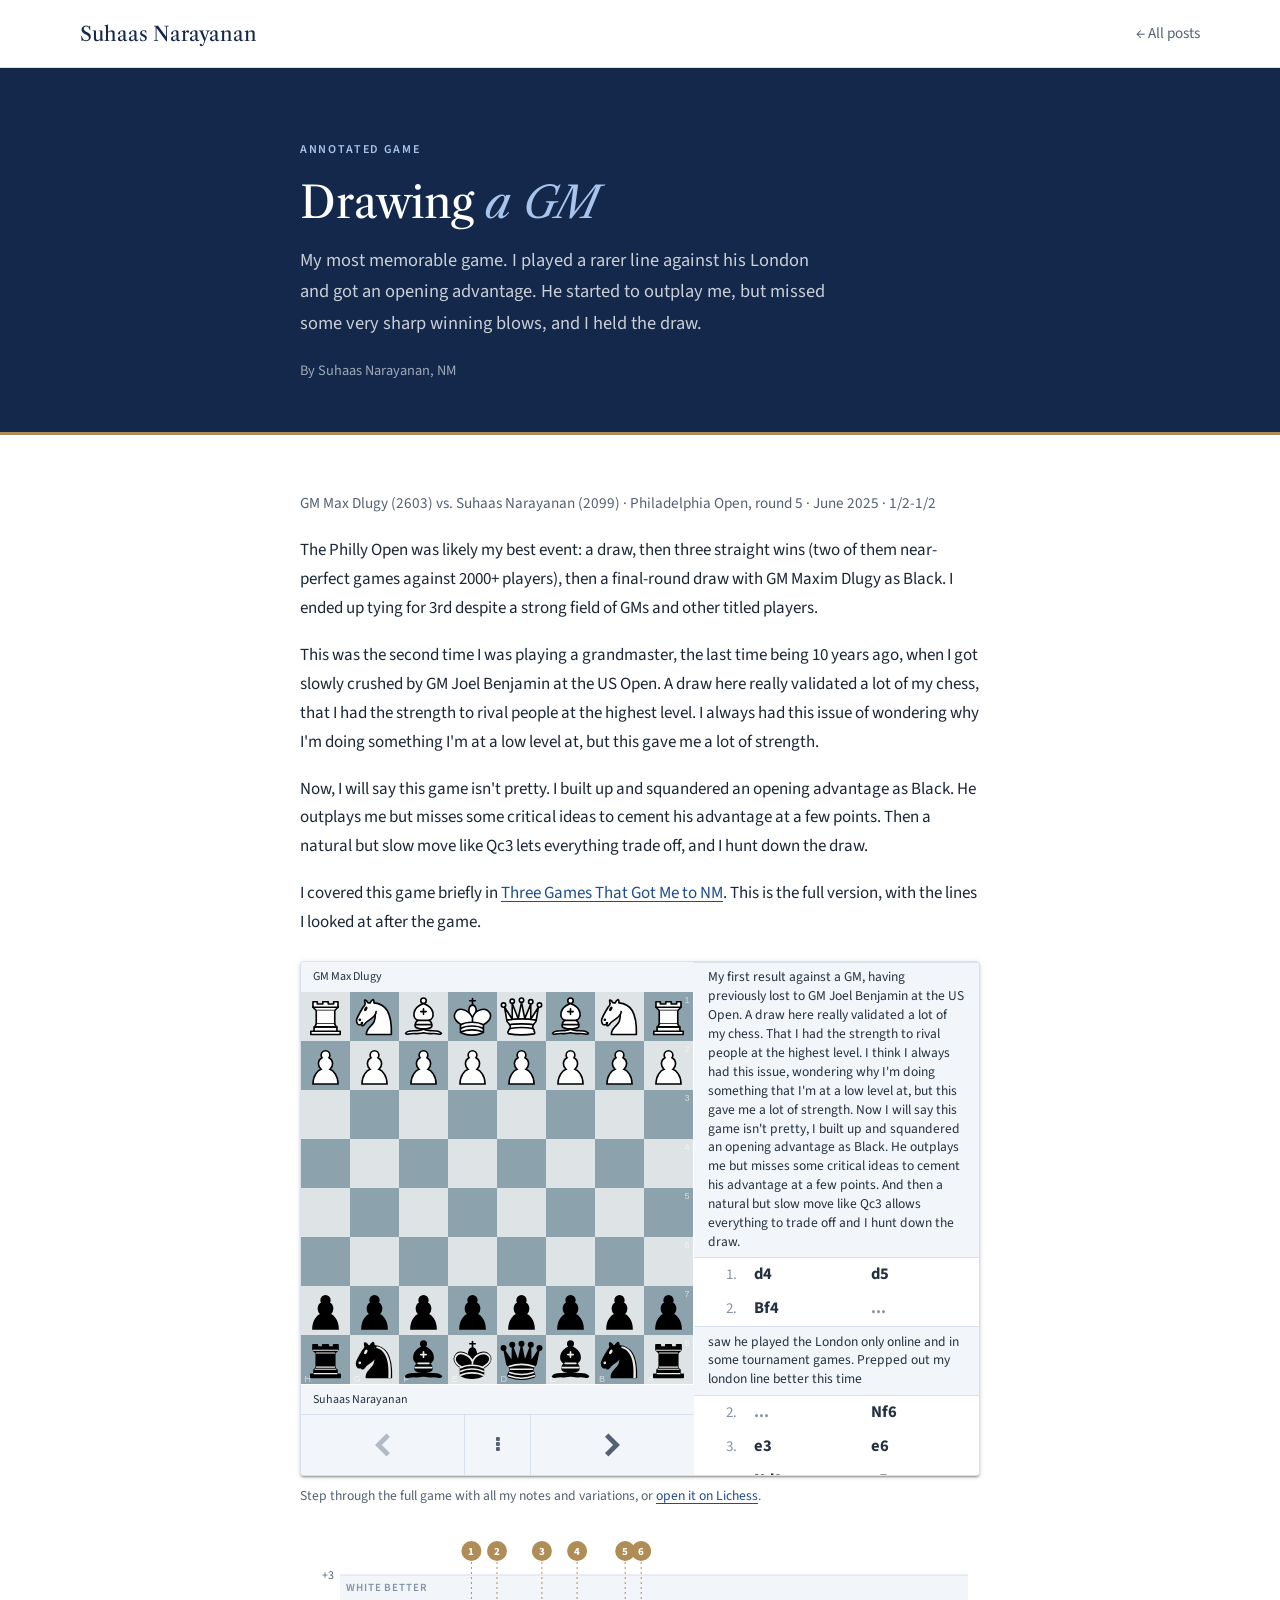
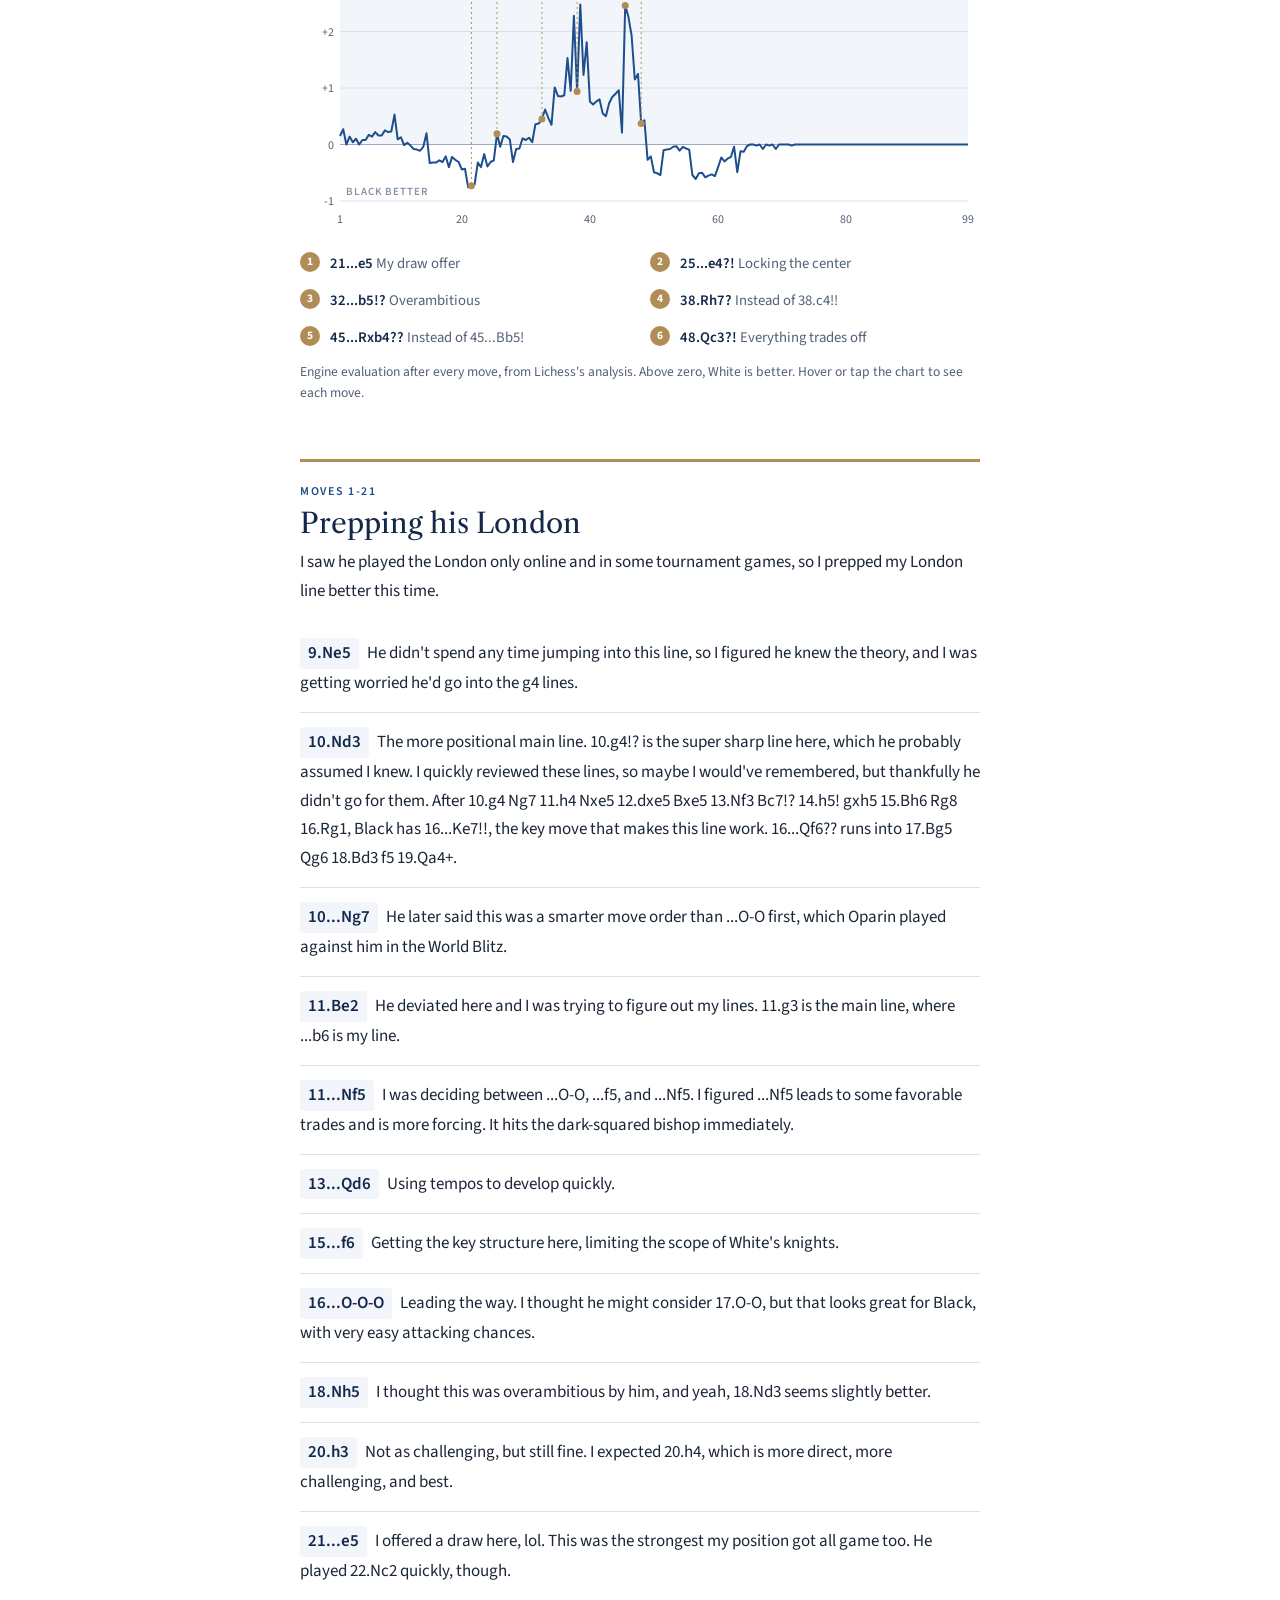
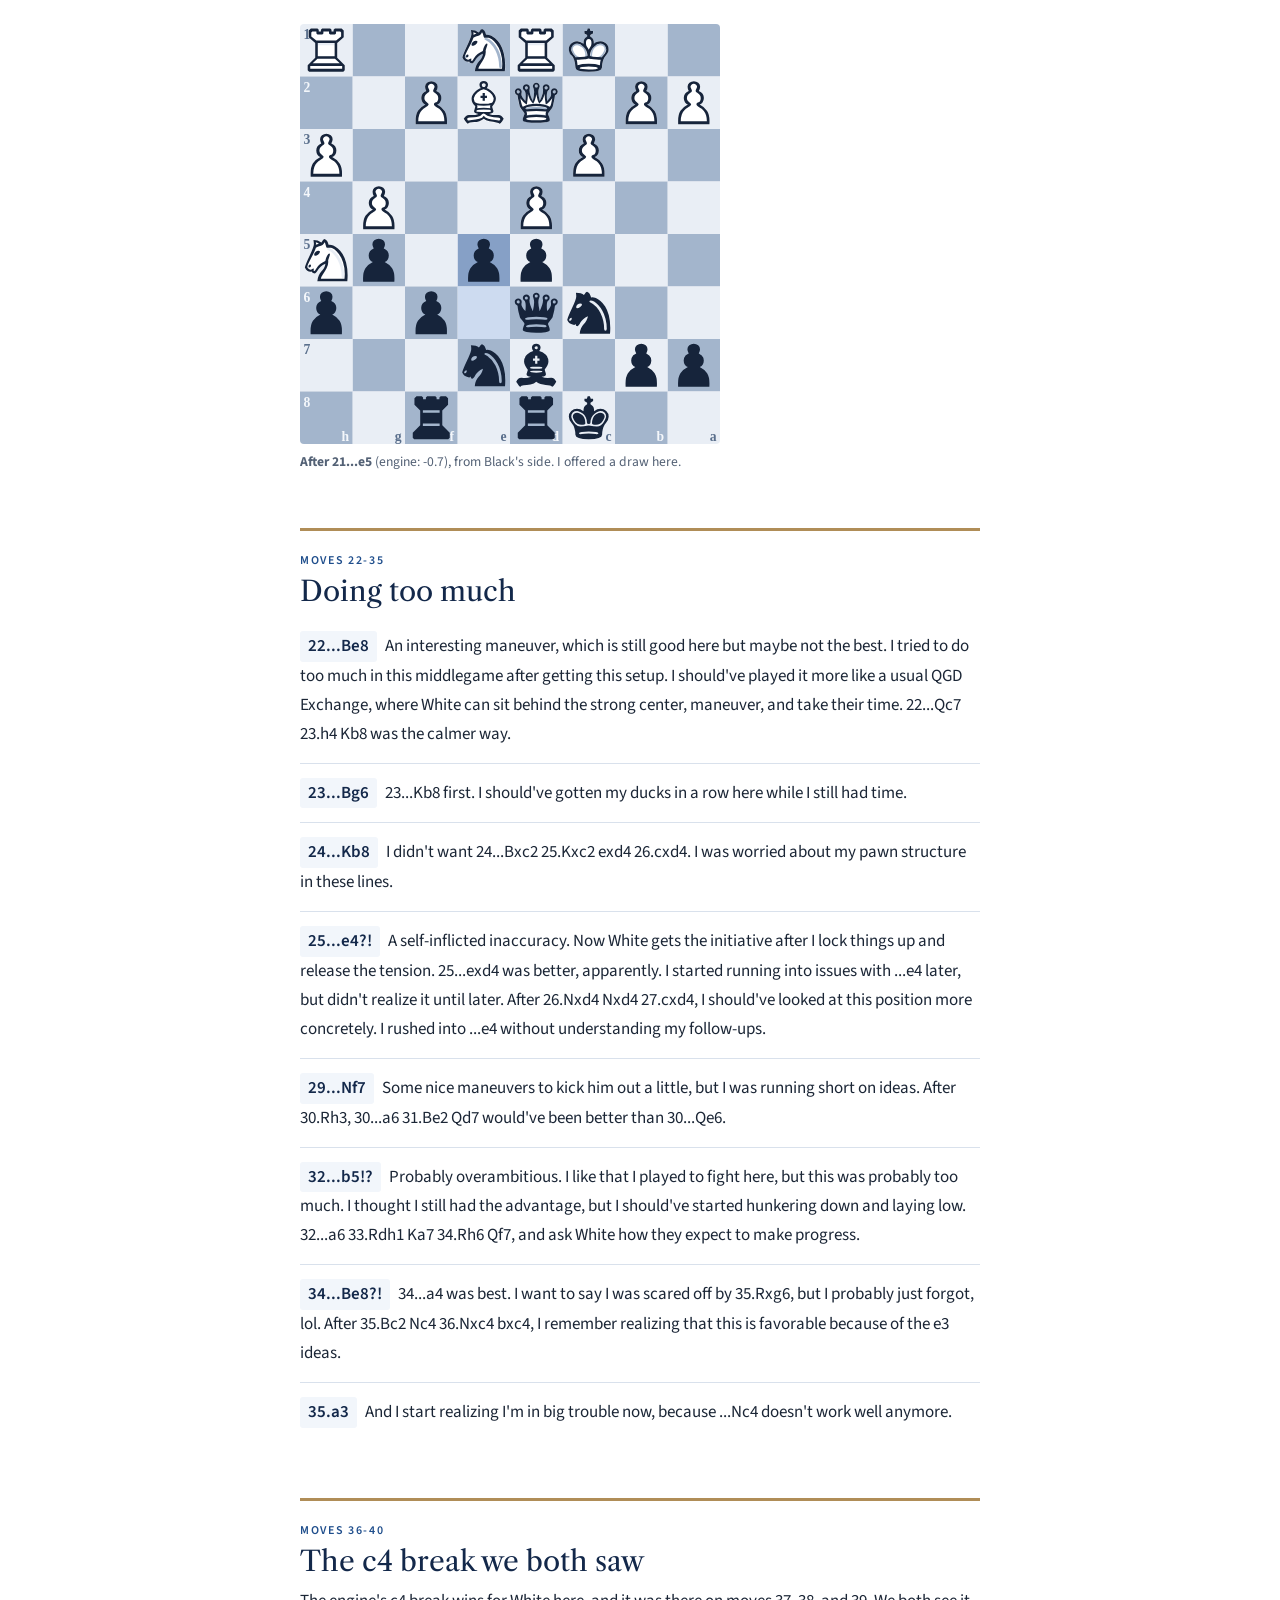
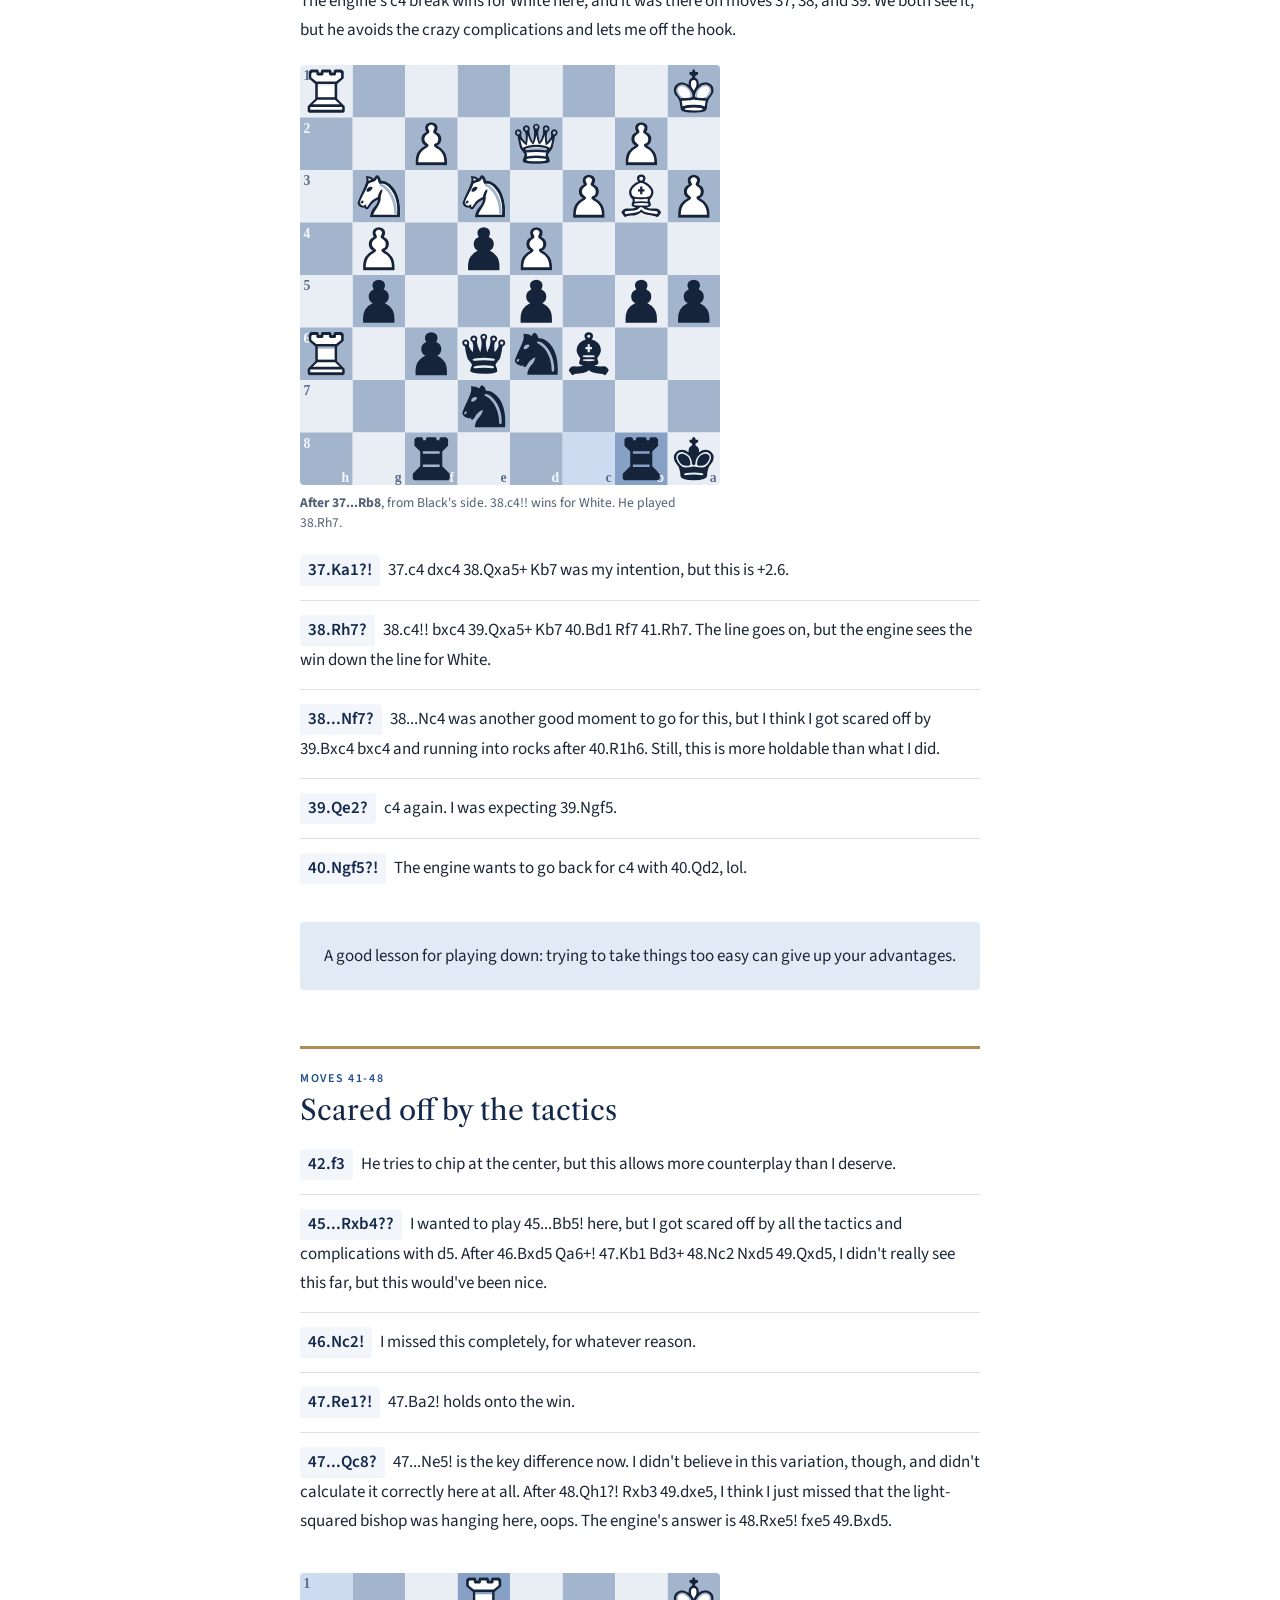
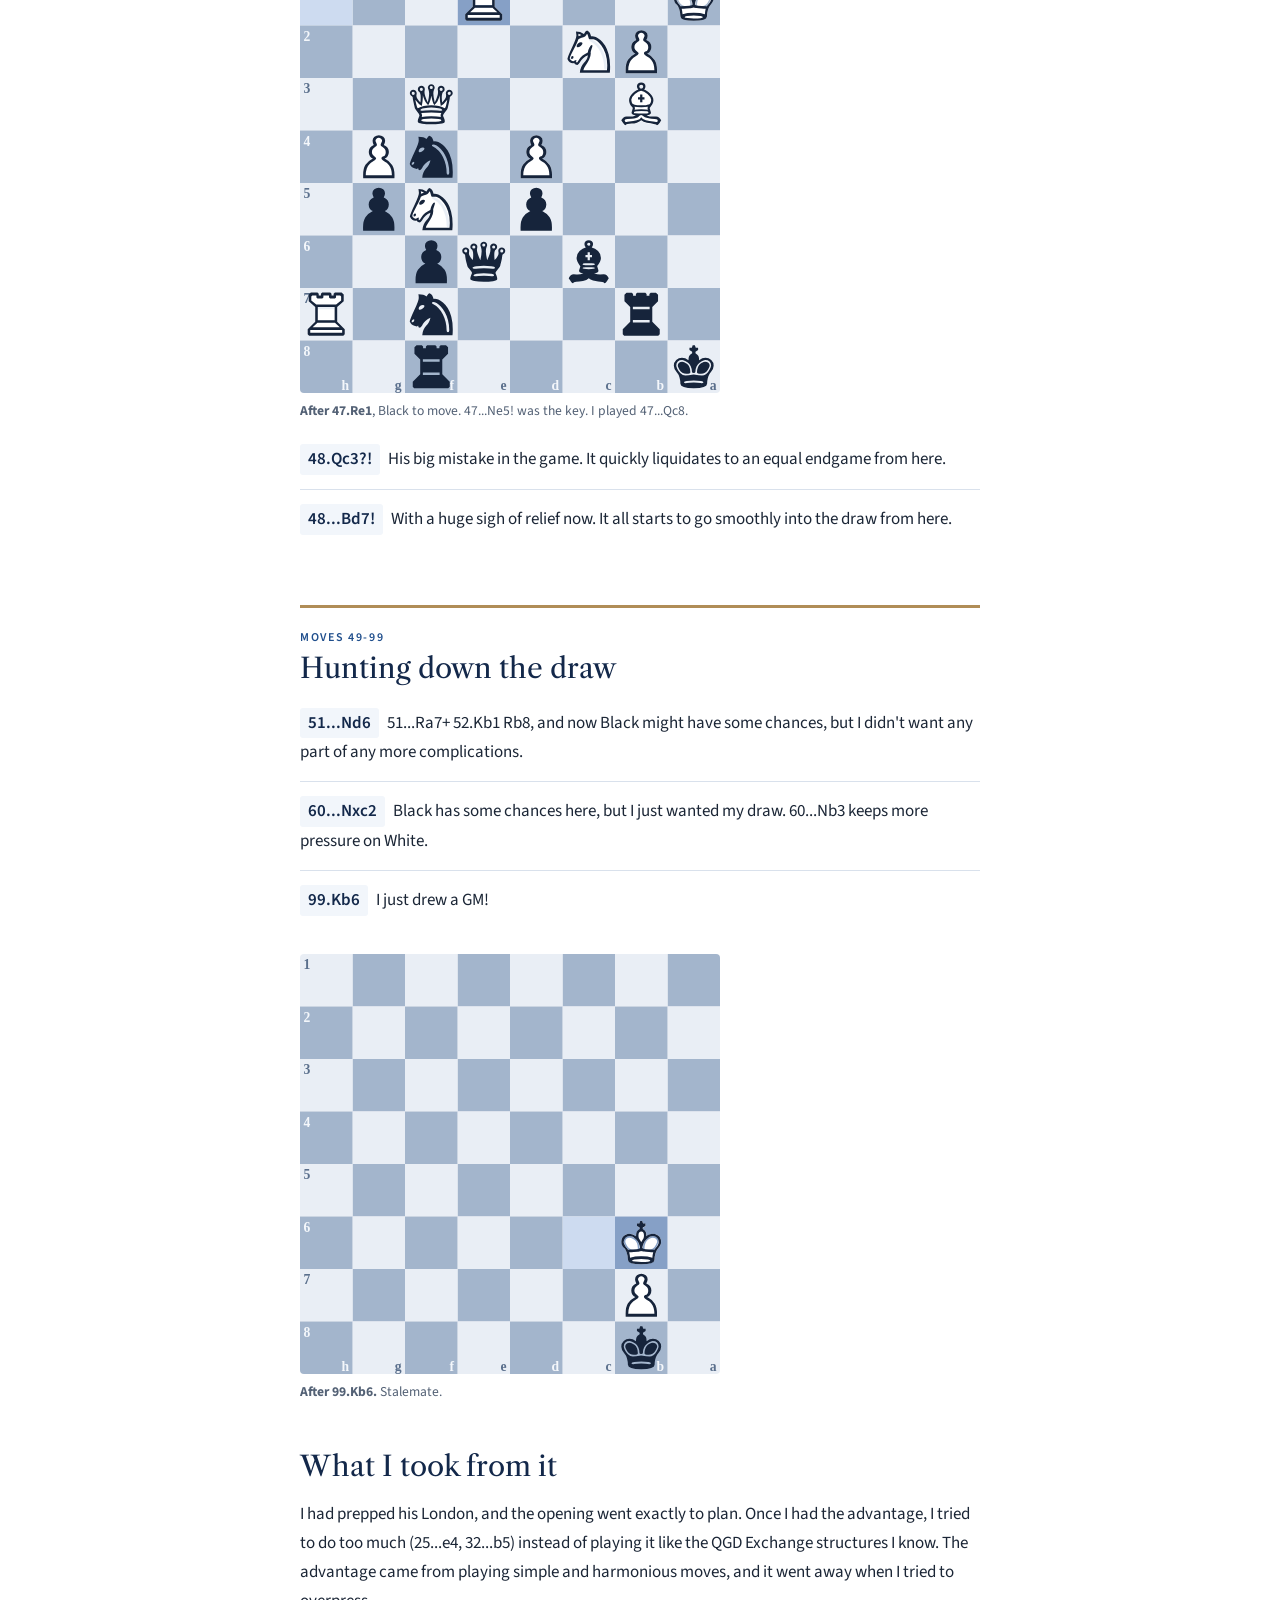
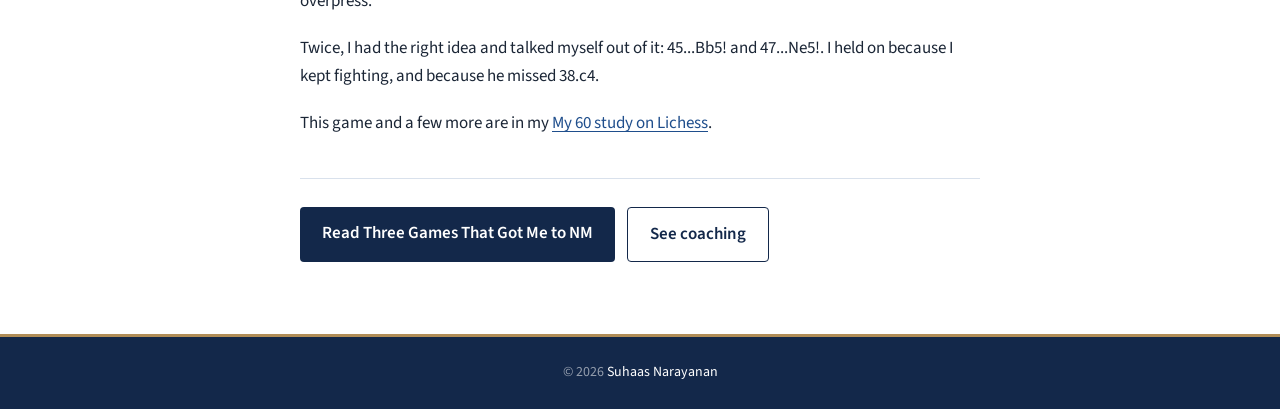
<file: blog/dlugy-draw.html>
<!DOCTYPE html>
<html lang="en">
<head>
<meta charset="UTF-8">
<meta name="viewport" content="width=device-width, initial-scale=1.0">
<title>Drawing a GM: My Game Against Max Dlugy · Suhaas Narayanan</title>
<meta name="description" content="A move-by-move look at Suhaas Narayanan's draw with GM Max Dlugy at the 2025 Philadelphia Open, with his notes from after the game.">
<meta property="og:title" content="Drawing a GM: My Game Against Max Dlugy · Suhaas Narayanan">
<meta property="og:description" content="My most memorable game: an opening advantage against his London, a middlegame I nearly lost, and the draw I hunted down.">
<meta property="og:type" content="article">
<meta property="og:image" content="https://suhaasnarayanan.com/og-image.png">
<meta property="og:image:width" content="1200">
<meta property="og:image:height" content="630">
<meta property="og:image:alt" content="Suhaas Narayanan, USCF National Master and coach">
<meta name="twitter:image" content="https://suhaasnarayanan.com/og-image.png">
<meta name="twitter:card" content="summary_large_image">
<meta property="og:url" content="https://suhaasnarayanan.com/chess/blog/dlugy-draw.html">
<link rel="canonical" href="https://suhaasnarayanan.com/chess/blog/dlugy-draw.html">
<link rel="icon" href="/favicon.ico" sizes="48x48">
<link rel="icon" href="/favicon-192.png" type="image/png" sizes="192x192">
<link rel="apple-touch-icon" href="/apple-touch-icon.png">
<link rel="preconnect" href="https://fonts.googleapis.com">
<link rel="preconnect" href="https://fonts.gstatic.com" crossorigin>
<link rel="stylesheet" href="https://fonts.googleapis.com/css2?family=Libre+Caslon+Text:ital,wght@0,400;0,700;1,400&family=Source+Sans+3:ital,wght@0,400;0,600;1,400&display=swap">
<link rel="stylesheet" href="../vendor/lpv/lichess-pgn-viewer.css?v=2.7.3">
<link rel="stylesheet" href="../games.css?v=1">
<style>
  /* Same design tokens as the main chess site */
  :root {
    --navy: #13284a; --ink: #1b2636; --muted: #536175; --blue: #1f4e8c;
    --blue-on-navy: #a9c4ec; --band: #f2f6fb; --callout: #e2eaf6; --line: #d9e1ec; --white: #ffffff;
    --serif: 'Libre Caslon Text', Georgia, 'Times New Roman', serif;
    --sans: 'Source Sans 3', 'Segoe UI', system-ui, -apple-system, sans-serif;
    --content: 680px;
    --gutter: max(24px, calc((100% - var(--content)) / 2));
  }
  * { margin: 0; padding: 0; box-sizing: border-box; }
  body { font-family: var(--sans); font-size: 1.0625rem; line-height: 1.7; color: var(--ink); background: var(--white); -webkit-font-smoothing: antialiased; }
  a { color: var(--blue); text-underline-offset: 3px; text-decoration-thickness: 1px; }
  a:hover { color: var(--navy); }
  :focus-visible { outline: 2px solid var(--blue); outline-offset: 2px; }
  h1, h2, h3 { font-family: var(--serif); font-weight: 400; color: var(--navy); line-height: 1.2; text-wrap: balance; }

  nav { height: 68px; padding: 0 max(24px, calc((100% - 1120px) / 2)); display: flex; align-items: center; justify-content: space-between; border-bottom: 1px solid var(--line); background: var(--white); }
  .nav-logo { font-family: var(--serif); font-size: 1.25rem; color: var(--navy); text-decoration: none; }
  .nav-back { font-size: 0.95rem; color: var(--muted); text-decoration: none; }
  .nav-back:hover { color: var(--navy); }

  header { border-bottom: 3px solid #b08d57; background: var(--navy); color: var(--white); padding: 72px var(--gutter) 48px; }
  .label { font-size: 0.75rem; font-weight: 600; letter-spacing: 0.14em; text-transform: uppercase; color: var(--blue-on-navy); margin-bottom: 16px; }
  header h1 { font-size: 2.75rem; color: var(--white); letter-spacing: -0.01em; }
  header h1 em { color: var(--blue-on-navy); }
  header p { color: rgba(255, 255, 255, 0.78); font-size: 1.15rem; margin-top: 16px; max-width: 60ch; }
  .byline { font-size: 0.9rem; color: rgba(255, 255, 255, 0.6) !important; margin-top: 20px !important; }

  article { padding: 56px var(--gutter) 72px; }
  article p { margin-bottom: 18px; color: var(--ink); }
  article h2 { font-size: 1.75rem; margin: 48px 0 16px; }
  article h2:first-child { margin-top: 0; }
  article ul { list-style: none; margin: 0 0 24px; }
  article li { position: relative; padding: 10px 0 10px 22px; border-bottom: 1px solid var(--line); }
  article li:last-child { border-bottom: none; }
  article li::before { content: ''; position: absolute; left: 2px; top: 22px; width: 6px; height: 6px; background: var(--blue); }
  article li strong, article p strong { color: var(--navy); font-weight: 600; }

  .timeline { position: relative; padding-left: 28px; margin: 8px 0 32px; }
  .timeline::before { content: ''; position: absolute; left: 4px; top: 6px; bottom: 6px; width: 1px; background: var(--line); }
  .t-item { position: relative; margin-bottom: 28px; }
  .t-item:last-child { margin-bottom: 0; }
  .t-item::before { content: ''; position: absolute; left: -28px; top: 7px; width: 9px; height: 9px; background: var(--blue); }
  .t-when { font-size: 0.75rem; font-weight: 600; letter-spacing: 0.14em; text-transform: uppercase; color: var(--blue); }
  .t-item h3 { font-size: 1.25rem; margin: 2px 0 6px; }
  .t-item p { margin: 0; color: var(--muted); }

  .callout { background: var(--callout); padding: 24px; border-radius: 4px; margin: 28px 0; }
  .callout p:last-child { margin-bottom: 0; }
  .quote { border-left: 4px solid #b08d57; background: var(--navy); color: var(--white); padding: 32px; border-radius: 4px; font-family: var(--serif); font-style: italic; font-size: 1.35rem; line-height: 1.5; margin: 32px 0; }

  .end-links { display: flex; flex-wrap: wrap; gap: 12px; margin-top: 40px; padding-top: 28px; border-top: 1px solid var(--line); }
  .btn { display: inline-block; padding: 12px 22px; border-radius: 4px; font-weight: 600; text-decoration: none; }
  .btn-primary { background: var(--navy); color: var(--white); }
  .btn-primary:hover { background: var(--blue); color: var(--white); }
  .btn-secondary { border: 1px solid var(--navy); color: var(--navy); }
  .btn-secondary:hover { background: var(--band); }

  footer { border-top: 3px solid #b08d57; background: var(--navy); color: rgba(255, 255, 255, 0.55); text-align: center; padding: 24px; font-size: 0.875rem; }
  footer span { color: var(--white); }
  footer a { color: var(--white); text-decoration: none; }
  footer a:hover { text-decoration: underline; }

  @media (max-width: 640px) {
    nav { padding: 0 20px; }
    header { padding: 48px 20px 36px; }
    header h1 { font-size: 2.1rem; }
    article { padding: 40px 20px 56px; }
    article h2 { font-size: 1.5rem; }
    .quote { padding: 24px; font-size: 1.2rem; }
  }

  /* Game sections */
  .run { display: grid; grid-template-columns: repeat(5, minmax(0, 1fr)); gap: 8px; margin: 8px 0 32px; }
  .run div { background: var(--band); border-radius: 4px; padding: 12px; }
  .run b { display: block; font-family: var(--serif); font-weight: 400; font-size: 1.4rem; color: var(--navy); line-height: 1.1; }
  .run span { font-size: 0.8rem; color: var(--muted); line-height: 1.3; display: block; margin-top: 4px; }
  .game-head { border-top: 3px solid #b08d57; padding-top: 20px; margin-top: 56px; }
  .game-head .t-when { display: block; margin-bottom: 4px; }
  .game-head h2 { margin: 0 0 8px; }
  .game-meta { font-size: 0.95rem; color: var(--muted); margin-bottom: 20px !important; }
  .board-embed { margin: 24px 0 8px; }
  .board-embed .game-board { min-height: 320px; }
  .embed-note { font-size: 0.85rem; color: var(--muted); }
  article h3 { font-size: 1.2rem; margin: 32px 0 12px; }
  .moves { list-style: none; margin: 0 0 24px; }
  .moves li { padding: 14px 0 14px 0 !important; }
  .moves li::before { display: none; }
  .mv { display: inline-block; font-weight: 600; color: var(--navy); background: var(--band); border-radius: 3px; padding: 1px 8px; margin-right: 8px; font-variant-numeric: tabular-nums; }
  figure.diagram { margin: 20px 0 8px; max-width: 420px; }
  figure.diagram img { width: 100%; height: auto; display: block; border-radius: 4px; }
  figure.diagram figcaption { font-size: 0.85rem; color: var(--muted); margin-top: 8px; line-height: 1.5; }
  .takeaway { background: var(--callout); padding: 20px 24px; border-radius: 4px; margin: 24px 0; }
  .takeaway p:last-child { margin-bottom: 0; }
  @media (max-width: 640px) { .run { grid-template-columns: repeat(2, minmax(0, 1fr)); } }

  /* Eval chart */
  .ev { margin: 28px 0 8px; }
  .ev-wrap { position: relative; }
  .ev-svg { width: 100%; height: auto; display: block; }
  .ev-ax { font-family: var(--sans); font-size: 12px; fill: #536175; }
  .ev-zone { font-family: var(--sans); font-size: 11px; font-weight: 600; letter-spacing: 0.08em; text-transform: uppercase; fill: #8592a5; }
  .ev-num { font-family: var(--sans); font-size: 11px; font-weight: 700; fill: #ffffff; }
  .ev-tip { position: absolute; pointer-events: none; background: var(--navy); color: var(--white); font-size: 0.85rem; line-height: 1.3; padding: 6px 10px; border-radius: 4px; white-space: nowrap; transform: translate(-50%, -120%); opacity: 0; transition: opacity 0.1s; }
  .ev-tip b { font-weight: 600; }
  .ev-keys { list-style: none; margin: 12px 0 8px !important; display: grid; grid-template-columns: repeat(2, minmax(0, 1fr)); gap: 4px 20px; }
  .ev-keys li { border: none !important; padding: 4px 0 4px 30px !important; font-size: 0.92rem; color: var(--muted); }
  .ev-keys li::before { display: none; }
  .ev-keys li i { position: absolute; left: 0; top: 5px; width: 20px; height: 20px; border-radius: 50%; background: #b08d57; color: #fff; font-style: normal; font-size: 0.72rem; font-weight: 700; text-align: center; line-height: 20px; }
  .ev-keys li b { color: var(--navy); font-weight: 600; }
  .ev figcaption { font-size: 0.85rem; color: var(--muted); line-height: 1.5; }
  .sub-line { font-size: 0.95rem; color: var(--muted); }
  @media (max-width: 640px) { .ev-keys { grid-template-columns: 1fr; } .ev-ax { font-size: 22px; } .ev-zone { font-size: 18px; } .ev-badge, .ev-n, .ev-lead { display: none; } .ev-pt { r: 7px; } .ev-keys li i { width: 12px; height: 12px; top: 10px; left: 4px; font-size: 0; } }
</style>
</head>
<body>
<nav>
  <a class="nav-logo" href="../">Suhaas Narayanan</a>
  <a class="nav-back" href="../#blog">← All posts</a>
</nav>

<header>
  <div class="label">Annotated game</div>
  <h1>Drawing <em>a GM</em></h1>
  <p>My most memorable game. I played a rarer line against his London and got an opening advantage. He started to outplay me, but missed some very sharp winning blows, and I held the draw.</p>
  <p class="byline">By Suhaas Narayanan, NM</p>
</header>

<article>
  <p class="game-meta">GM Max Dlugy (2603) vs. Suhaas Narayanan (2099) · Philadelphia Open, round 5 · June 2025 · 1/2-1/2</p>

  <p>The Philly Open was likely my best event: a draw, then three straight wins (two of them near-perfect games against 2000+ players), then a final-round draw with GM Maxim Dlugy as Black. I ended up tying for 3rd despite a strong field of GMs and other titled players.</p>
  <p>This was the second time I was playing a grandmaster, the last time being 10 years ago, when I got slowly crushed by GM Joel Benjamin at the US Open. A draw here really validated a lot of my chess, that I had the strength to rival people at the highest level. I always had this issue of wondering why I'm doing something I'm at a low level at, but this gave me a lot of strength.</p>
  <p>Now, I will say this game isn't pretty. I built up and squandered an opening advantage as Black. He outplays me but misses some critical ideas to cement his advantage at a few points. Then a natural but slow move like Qc3 lets everything trade off, and I hunt down the draw.</p>
  <p>I covered this game briefly in <a href="three-games.html">Three Games That Got Me to NM</a>. This is the full version, with the lines I looked at after the game.</p>

  <div class="board-embed"><div class="game-board" data-game="r3iOWa6i" role="region" aria-label="Dlugy vs. Narayanan, with my annotations"><noscript><p class="game-msg">The board needs JavaScript. <a href="https://lichess.org/study/oAqAo3ZN/r3iOWa6i" target="_blank" rel="noopener">Open this game on Lichess</a></p></noscript></div></div>
  <p class="embed-note">Step through the full game with all my notes and variations, or <a href="https://lichess.org/study/oAqAo3ZN/r3iOWa6i" target="_blank" rel="noopener">open it on Lichess</a>.</p>

  <figure class="ev">
    <div class="ev-wrap">
      <svg class="ev-svg" viewBox="0 0 680 300" role="img" aria-labelledby="ev-title ev-desc"><title id="ev-title">Engine evaluation after every move, Dlugy vs. Narayanan</title><desc id="ev-desc">Black is slightly better from move 18 to 23, peaking at -0.76. White takes over after 25...e4, reaching +2.5 around moves 38 and 45. After 48.Qc3 the game is equal and stays at 0.00 through the endgame to move 99.</desc><rect x="40" y="40" width="628" height="169.5" fill="#f2f6fb"/><line x1="40" x2="668" y1="266.0" y2="266.0" stroke="#d9e1ec" stroke-width="1"/><text x="34" y="270.0" text-anchor="end" class="ev-ax">-1</text><line x1="40" x2="668" y1="209.5" y2="209.5" stroke="#9aa9bd" stroke-width="1"/><text x="34" y="213.5" text-anchor="end" class="ev-ax">0</text><line x1="40" x2="668" y1="153.0" y2="153.0" stroke="#d9e1ec" stroke-width="1"/><text x="34" y="157.0" text-anchor="end" class="ev-ax">+1</text><line x1="40" x2="668" y1="96.5" y2="96.5" stroke="#d9e1ec" stroke-width="1"/><text x="34" y="100.5" text-anchor="end" class="ev-ax">+2</text><line x1="40" x2="668" y1="40.0" y2="40.0" stroke="#d9e1ec" stroke-width="1"/><text x="34" y="44.0" text-anchor="end" class="ev-ax">+3</text><text x="40.0" y="288" text-anchor="middle" class="ev-ax">1</text><text x="161.8" y="288" text-anchor="middle" class="ev-ax">20</text><text x="289.9" y="288" text-anchor="middle" class="ev-ax">40</text><text x="418.1" y="288" text-anchor="middle" class="ev-ax">60</text><text x="546.2" y="288" text-anchor="middle" class="ev-ax">80</text><text x="668.0" y="288" text-anchor="middle" class="ev-ax">99</text><text x="46" y="56" class="ev-zone">White better</text><text x="46" y="260" class="ev-zone">Black better</text><polyline points="40.0,201.0 43.2,194.2 46.4,209.5 49.6,201.6 52.8,207.2 56.0,203.8 59.2,209.5 62.4,205.0 65.6,205.0 68.8,199.9 72.0,201.6 75.2,197.1 78.4,200.5 81.7,200.5 84.9,195.4 88.1,197.1 91.3,196.5 94.5,179.6 97.7,204.4 100.9,202.2 104.1,210.1 107.3,207.8 110.5,210.6 113.7,214.0 116.9,214.6 120.1,215.7 123.3,211.8 126.5,198.2 129.7,228.1 132.9,227.6 136.1,227.6 139.3,225.3 142.5,227.0 145.7,221.4 148.9,232.1 152.1,221.9 155.3,224.8 158.6,227.0 161.8,234.4 165.0,233.8 168.2,252.4 171.4,250.7 174.6,249.6 177.8,227.6 181.0,232.1 184.2,219.1 187.4,231.5 190.6,227.0 193.8,225.3 197.0,198.8 200.2,211.8 203.4,201.0 206.6,201.6 209.8,204.4 213.0,227.0 216.2,214.0 219.4,213.5 222.6,203.3 225.8,205.0 229.0,202.7 232.2,207.2 235.4,189.2 238.7,188.6 241.9,184.1 245.1,174.5 248.3,182.9 251.5,189.7 254.7,152.4 257.9,160.9 261.1,161.5 264.3,160.3 267.5,123.1 270.7,155.8 273.9,80.7 277.1,156.4 280.3,69.4 283.5,140.0 286.7,107.2 289.9,166.6 293.1,169.4 296.3,166.6 299.5,164.3 302.7,178.4 305.9,181.2 309.1,168.3 312.3,162.0 315.6,158.7 318.8,155.3 322.0,197.6 325.2,70.5 328.4,81.8 331.6,100.5 334.8,144.5 338.0,138.9 341.2,188.6 344.4,185.2 347.6,224.8 350.8,221.4 354.0,237.2 357.2,238.3 360.4,240.0 363.6,215.2 366.8,214.6 370.0,214.0 373.2,211.8 376.4,211.2 379.6,215.7 382.8,211.8 386.0,213.5 389.2,214.6 392.4,240.0 395.7,244.0 398.9,238.3 402.1,237.8 405.3,242.3 408.5,240.6 411.7,239.4 414.9,241.1 418.1,232.1 421.3,222.5 424.5,226.4 427.7,223.6 430.9,221.9 434.1,211.8 437.3,237.2 440.5,216.3 443.7,216.8 446.9,211.2 450.1,209.5 453.3,209.5 456.5,210.6 459.7,209.5 462.9,214.0 466.1,209.5 469.3,210.6 472.6,209.5 475.8,214.0 479.0,209.5 482.2,209.5 485.4,209.5 488.6,209.5 491.8,210.6 495.0,209.5 498.2,209.5 501.4,209.5 504.6,209.5 507.8,209.5 511.0,209.5 514.2,209.5 517.4,209.5 520.6,209.5 523.8,209.5 527.0,209.5 530.2,209.5 533.4,209.5 536.6,209.5 539.8,209.5 543.0,209.5 546.2,209.5 549.4,209.5 552.7,209.5 555.9,209.5 559.1,209.5 562.3,209.5 565.5,209.5 568.7,209.5 571.9,209.5 575.1,209.5 578.3,209.5 581.5,209.5 584.7,209.5 587.9,209.5 591.1,209.5 594.3,209.5 597.5,209.5 600.7,209.5 603.9,209.5 607.1,209.5 610.3,209.5 613.5,209.5 616.7,209.5 619.9,209.5 623.1,209.5 626.3,209.5 629.6,209.5 632.8,209.5 636.0,209.5 639.2,209.5 642.4,209.5 645.6,209.5 648.8,209.5 652.0,209.5 655.2,209.5 658.4,209.5 661.6,209.5 664.8,209.5 668.0,209.5" fill="none" stroke="#1f4e8c" stroke-width="2" stroke-linejoin="round"/><line x1="171.4" x2="171.4" y1="27.0" y2="250.7" stroke="#b08d57" stroke-width="1" stroke-dasharray="2 3" class="ev-lead"/><circle class="ev-pt" cx="171.4" cy="250.7" r="3.5" fill="#b08d57"/><circle class="ev-badge" cx="171.4" cy="16" r="10" fill="#b08d57"/><text x="171.4" y="20.0" text-anchor="middle" class="ev-num ev-n">1</text><line x1="197.0" x2="197.0" y1="27.0" y2="198.8" stroke="#b08d57" stroke-width="1" stroke-dasharray="2 3" class="ev-lead"/><circle class="ev-pt" cx="197.0" cy="198.8" r="3.5" fill="#b08d57"/><circle class="ev-badge" cx="197.0" cy="16" r="10" fill="#b08d57"/><text x="197.0" y="20.0" text-anchor="middle" class="ev-num ev-n">2</text><line x1="241.9" x2="241.9" y1="27.0" y2="184.1" stroke="#b08d57" stroke-width="1" stroke-dasharray="2 3" class="ev-lead"/><circle class="ev-pt" cx="241.9" cy="184.1" r="3.5" fill="#b08d57"/><circle class="ev-badge" cx="241.9" cy="16" r="10" fill="#b08d57"/><text x="241.9" y="20.0" text-anchor="middle" class="ev-num ev-n">3</text><line x1="277.1" x2="277.1" y1="27.0" y2="156.4" stroke="#b08d57" stroke-width="1" stroke-dasharray="2 3" class="ev-lead"/><circle class="ev-pt" cx="277.1" cy="156.4" r="3.5" fill="#b08d57"/><circle class="ev-badge" cx="277.1" cy="16" r="10" fill="#b08d57"/><text x="277.1" y="20.0" text-anchor="middle" class="ev-num ev-n">4</text><line x1="325.2" x2="325.2" y1="27.0" y2="70.5" stroke="#b08d57" stroke-width="1" stroke-dasharray="2 3" class="ev-lead"/><circle class="ev-pt" cx="325.2" cy="70.5" r="3.5" fill="#b08d57"/><circle class="ev-badge" cx="325.2" cy="16" r="10" fill="#b08d57"/><text x="325.2" y="20.0" text-anchor="middle" class="ev-num ev-n">5</text><line x1="341.2" x2="341.2" y1="27.0" y2="188.6" stroke="#b08d57" stroke-width="1" stroke-dasharray="2 3" class="ev-lead"/><circle class="ev-pt" cx="341.2" cy="188.6" r="3.5" fill="#b08d57"/><circle class="ev-badge" cx="341.2" cy="16" r="10" fill="#b08d57"/><text x="341.2" y="20.0" text-anchor="middle" class="ev-num ev-n">6</text><line class="ev-cross" x1="0" x2="0" y1="40" y2="266" stroke="#536175" stroke-width="1" visibility="hidden"/><circle class="ev-dot" r="4.5" fill="#1f4e8c" stroke="#fff" stroke-width="2" visibility="hidden"/><rect class="ev-hit" x="40" y="40" width="628" height="226" fill="transparent"/></svg>
      <div class="ev-tip" aria-hidden="true"></div>
    </div>
    <ul class="ev-keys">
      <li><i>1</i><b>21...e5</b> My draw offer</li>
      <li><i>2</i><b>25...e4?!</b> Locking the center</li>
      <li><i>3</i><b>32...b5!?</b> Overambitious</li>
      <li><i>4</i><b>38.Rh7?</b> Instead of 38.c4!!</li>
      <li><i>5</i><b>45...Rxb4??</b> Instead of 45...Bb5!</li>
      <li><i>6</i><b>48.Qc3?!</b> Everything trades off</li>
    </ul>
    <figcaption>Engine evaluation after every move, from Lichess's analysis. Above zero, White is better. Hover or tap the chart to see each move.</figcaption>
  </figure>

  <!-- OPENING -->
  <div class="game-head">
    <span class="t-when">Moves 1-21</span>
    <h2>Prepping his London</h2>
  </div>
  <p>I saw he played the London only online and in some tournament games, so I prepped my London line better this time.</p>
  <ul class="moves">
    <li><span class="mv">9.Ne5</span>He didn't spend any time jumping into this line, so I figured he knew the theory, and I was getting worried he'd go into the g4 lines.</li>
    <li><span class="mv">10.Nd3</span>The more positional main line. 10.g4!? is the super sharp line here, which he probably assumed I knew. I quickly reviewed these lines, so maybe I would've remembered, but thankfully he didn't go for them. After 10.g4 Ng7 11.h4 Nxe5 12.dxe5 Bxe5 13.Nf3 Bc7!? 14.h5! gxh5 15.Bh6 Rg8 16.Rg1, Black has 16...Ke7!!, the key move that makes this line work. 16...Qf6?? runs into 17.Bg5 Qg6 18.Bd3 f5 19.Qa4+.</li>
    <li><span class="mv">10...Ng7</span>He later said this was a smarter move order than ...O-O first, which Oparin played against him in the World Blitz.</li>
    <li><span class="mv">11.Be2</span>He deviated here and I was trying to figure out my lines. 11.g3 is the main line, where ...b6 is my line.</li>
    <li><span class="mv">11...Nf5</span>I was deciding between ...O-O, ...f5, and ...Nf5. I figured ...Nf5 leads to some favorable trades and is more forcing. It hits the dark-squared bishop immediately.</li>
    <li><span class="mv">13...Qd6</span>Using tempos to develop quickly.</li>
    <li><span class="mv">15...f6</span>Getting the key structure here, limiting the scope of White's knights.</li>
    <li><span class="mv">16...O-O-O</span>Leading the way. I thought he might consider 17.O-O, but that looks great for Black, with very easy attacking chances.</li>
    <li><span class="mv">18.Nh5</span>I thought this was overambitious by him, and yeah, 18.Nd3 seems slightly better.</li>
    <li><span class="mv">20.h3</span>Not as challenging, but still fine. I expected 20.h4, which is more direct, more challenging, and best.</li>
    <li><span class="mv">21...e5</span>I offered a draw here, lol. This was the strongest my position got all game too. He played 22.Nc2 quickly, though.</li>
  </ul>
  <figure class="diagram">
    <img src="../images/positions/dlugy.svg" width="480" height="480" loading="lazy" alt="Chess diagram from Black's side after 21...e5. White: Kc1, Qd2, Rd1, Rh1, Be2, Ne1, Nh5, pawns a2, b2, c3, d4, f2, g4, h3. Black: Kc8, Qd6, Rd8, Rf8, Bd7, Nc6, Ne7, pawns a7, b7, d5, e5, f6, g5, h6.">
    <figcaption><strong>After 21...e5</strong> (engine: -0.7), from Black's side. I offered a draw here.</figcaption>
  </figure>

  <!-- MIDDLEGAME -->
  <div class="game-head">
    <span class="t-when">Moves 22-35</span>
    <h2>Doing too much</h2>
  </div>
  <ul class="moves">
    <li><span class="mv">22...Be8</span>An interesting maneuver, which is still good here but maybe not the best. I tried to do too much in this middlegame after getting this setup. I should've played it more like a usual QGD Exchange, where White can sit behind the strong center, maneuver, and take their time. 22...Qc7 23.h4 Kb8 was the calmer way.</li>
    <li><span class="mv">23...Bg6</span>23...Kb8 first. I should've gotten my ducks in a row here while I still had time.</li>
    <li><span class="mv">24...Kb8</span>I didn't want 24...Bxc2 25.Kxc2 exd4 26.cxd4. I was worried about my pawn structure in these lines.</li>
    <li><span class="mv">25...e4?!</span>A self-inflicted inaccuracy. Now White gets the initiative after I lock things up and release the tension. 25...exd4 was better, apparently. I started running into issues with ...e4 later, but didn't realize it until later. After 26.Nxd4 Nxd4 27.cxd4, I should've looked at this position more concretely. I rushed into ...e4 without understanding my follow-ups.</li>
    <li><span class="mv">29...Nf7</span>Some nice maneuvers to kick him out a little, but I was running short on ideas. After 30.Rh3, 30...a6 31.Be2 Qd7 would've been better than 30...Qe6.</li>
    <li><span class="mv">32...b5!?</span>Probably overambitious. I like that I played to fight here, but this was probably too much. I thought I still had the advantage, but I should've started hunkering down and laying low. 32...a6 33.Rdh1 Ka7 34.Rh6 Qf7, and ask White how they expect to make progress.</li>
    <li><span class="mv">34...Be8?!</span>34...a4 was best. I want to say I was scared off by 35.Rxg6, but I probably just forgot, lol. After 35.Bc2 Nc4 36.Nxc4 bxc4, I remember realizing that this is favorable because of the e3 ideas.</li>
    <li><span class="mv">35.a3</span>And I start realizing I'm in big trouble now, because ...Nc4 doesn't work well anymore.</li>
  </ul>

  <!-- C4 -->
  <div class="game-head">
    <span class="t-when">Moves 36-40</span>
    <h2>The c4 break we both saw</h2>
  </div>
  <p>The engine's c4 break wins for White here, and it was there on moves 37, 38, and 39. We both see it, but he avoids the crazy complications and lets me off the hook.</p>
  <figure class="diagram">
    <img src="../images/positions/dlugy-c4.svg" width="480" height="480" loading="lazy" alt="Chess diagram from Black's side after 37...Rb8, White to move. White: Ka1, Qd2, Rh1, Rh6, Bb3, Ne3, Ng3, pawns a3, b2, c3, d4, f2, g4. Black: Ka8, Qe6, Rb8, Rf8, Bc6, Nd6, Ne7, pawns a5, b5, d5, e4, f6, g5.">
    <figcaption><strong>After 37...Rb8</strong>, from Black's side. 38.c4!! wins for White. He played 38.Rh7.</figcaption>
  </figure>
  <ul class="moves">
    <li><span class="mv">37.Ka1?!</span>37.c4 dxc4 38.Qxa5+ Kb7 was my intention, but this is +2.6.</li>
    <li><span class="mv">38.Rh7?</span>38.c4!! bxc4 39.Qxa5+ Kb7 40.Bd1 Rf7 41.Rh7. The line goes on, but the engine sees the win down the line for White.</li>
    <li><span class="mv">38...Nf7?</span>38...Nc4 was another good moment to go for this, but I think I got scared off by 39.Bxc4 bxc4 and running into rocks after 40.R1h6. Still, this is more holdable than what I did.</li>
    <li><span class="mv">39.Qe2?</span>c4 again. I was expecting 39.Ngf5.</li>
    <li><span class="mv">40.Ngf5?!</span>The engine wants to go back for c4 with 40.Qd2, lol.</li>
  </ul>
  <div class="takeaway"><p>A good lesson for playing down: trying to take things too easy can give up your advantages.</p></div>

  <!-- CHAOS -->
  <div class="game-head">
    <span class="t-when">Moves 41-48</span>
    <h2>Scared off by the tactics</h2>
  </div>
  <ul class="moves">
    <li><span class="mv">42.f3</span>He tries to chip at the center, but this allows more counterplay than I deserve.</li>
    <li><span class="mv">45...Rxb4??</span>I wanted to play 45...Bb5! here, but I got scared off by all the tactics and complications with d5. After 46.Bxd5 Qa6+! 47.Kb1 Bd3+ 48.Nc2 Nxd5 49.Qxd5, I didn't really see this far, but this would've been nice.</li>
    <li><span class="mv">46.Nc2!</span>I missed this completely, for whatever reason.</li>
    <li><span class="mv">47.Re1?!</span>47.Ba2! holds onto the win.</li>
    <li><span class="mv">47...Qc8?</span>47...Ne5! is the key difference now. I didn't believe in this variation, though, and didn't calculate it correctly here at all. After 48.Qh1?! Rxb3 49.dxe5, I think I just missed that the light-squared bishop was hanging here, oops. The engine's answer is 48.Rxe5! fxe5 49.Bxd5.</li>
  </ul>
  <figure class="diagram">
    <img src="../images/positions/dlugy-ne5.svg" width="480" height="480" loading="lazy" alt="Chess diagram from Black's side after 47.Re1, Black to move. White: Ka1, Qf3, Re1, Rh7, Bb3, Nc2, Nf5, pawns b2, d4, g4. Black: Ka8, Qe6, Rb7, Rf8, Bc6, Nf4, Nf7, pawns d5, f6, g5.">
    <figcaption><strong>After 47.Re1</strong>, Black to move. 47...Ne5! was the key. I played 47...Qc8.</figcaption>
  </figure>
  <ul class="moves">
    <li><span class="mv">48.Qc3?!</span>His big mistake in the game. It quickly liquidates to an equal endgame from here.</li>
    <li><span class="mv">48...Bd7!</span>With a huge sigh of relief now. It all starts to go smoothly into the draw from here.</li>
  </ul>

  <!-- ENDGAME -->
  <div class="game-head">
    <span class="t-when">Moves 49-99</span>
    <h2>Hunting down the draw</h2>
  </div>
  <ul class="moves">
    <li><span class="mv">51...Nd6</span>51...Ra7+ 52.Kb1 Rb8, and now Black might have some chances, but I didn't want any part of any more complications.</li>
    <li><span class="mv">60...Nxc2</span>Black has some chances here, but I just wanted my draw. 60...Nb3 keeps more pressure on White.</li>
    <li><span class="mv">99.Kb6</span>I just drew a GM!</li>
  </ul>
  <figure class="diagram">
    <img src="../images/positions/dlugy-stalemate.svg" width="480" height="480" loading="lazy" alt="Chess diagram from Black's side after 99.Kb6. White: Kb6, pawn b7. Black: Kb8. Stalemate.">
    <figcaption><strong>After 99.Kb6.</strong> Stalemate.</figcaption>
  </figure>

  <h2>What I took from it</h2>
  <p>I had prepped his London, and the opening went exactly to plan. Once I had the advantage, I tried to do too much (25...e4, 32...b5) instead of playing it like the QGD Exchange structures I know. The advantage came from playing simple and harmonious moves, and it went away when I tried to overpress.</p>
  <p>Twice, I had the right idea and talked myself out of it: 45...Bb5! and 47...Ne5!. I held on because I kept fighting, and because he missed 38.c4.</p>
  <p>This game and a few more are in my <a href="https://lichess.org/study/oAqAo3ZN" target="_blank" rel="noopener">My 60 study on Lichess</a>.</p>

  <div class="end-links">
    <a class="btn btn-primary" href="three-games.html">Read Three Games That Got Me to NM</a>
    <a class="btn btn-secondary" href="../#coaching">See coaching</a>
  </div>
</article>

<footer>© 2026 <a href="/">Suhaas Narayanan</a></footer>

<script>
var EV={"m":["1.d4","1...d5","2.Bf4","2...Nf6","3.e3","3...e6","4.Nd2","4...c5","5.c3","5...Nc6","6.Ngf3","6...cxd4","7.exd4","7...Nh5","8.Be3","8...Bd6","9.Ne5","9...g6","10.Nd3","10...Ng7","11.Be2","11...Nf5","12.Bf4","12...Bxf4","13.Nxf4","13...Qd6","14.g3","14...Bd7","15.Nf3","15...f6","16.Qd2","16...O-O-O","17.O-O-O","17...g5","18.Nh5","18...Rhf8","19.g4","19...Nfe7","20.h3","20...h6","21.Ne1","21...e5","22.Nc2","22...Be8","23.Ng3","23...Bg6","24.h4","24...Kb8","25.Bd3","25...e4","26.Bb5","26...Rc8","27.hxg5","27...hxg5","28.Rh6","28...Nd8","29.Ne3","29...Nf7","30.Rh3","30...Qe6","31.Ba4","31...Nd6","32.Bb3","32...b5","33.Kb1","33...a5","34.Rh6","34...Be8","35.a3","35...Bc6","36.Rdh1","36...Ka8","37.Ka1","37...Rb8","38.Rh7","38...Nf7","39.Qe2","39...Ng6","40.Ngf5","40...Nf4","41.Qf1","41...Rb7","42.f3","42...exf3","43.Qxf3","43...b4","44.cxb4","44...axb4","45.axb4","45...Rxb4","46.Nc2","46...Rb7","47.Re1","47...Qc8","48.Qc3","48...Bd7","49.Qxc8+","49...Bxc8","50.Ka2","50...Bxf5","51.gxf5","51...Nd6","52.Rxb7","52...Kxb7","53.Re7+","53...Kb6","54.Ne3","54...Ra8+","55.Kb1","55...Kc6","56.Bc2","56...Nb5","57.Rf7","57...Nxd4","58.Rxf6+","58...Kc5","59.Bd1","59...Re8","60.Nc2","60...Nxc2","61.Kxc2","61...Kd4","62.Rh6","62...Ke5","63.Bg4","63...Ng2","64.Kd2","64...Kf4","65.Bh5","65...Rf8","66.f6","66...Ke5","67.f7","67...Nf4","68.b4","68...Nxh5","69.Rxh5","69...Rxf7","70.Rxg5+","70...Kd4","71.Rg4+","71...Ke5","72.Kc3","72...Rb7","73.Kd3","73...Rb8","74.Rg5+","74...Kd6","75.Kc3","75...Rc8+","76.Kb3","76...Rb8","77.Rh5","77...Ke6","78.Ka4","78...Ra8+","79.Kb3","79...Rb8","80.Rh1","80...Ke5","81.Re1+","81...Kd4","82.Rd1+","82...Ke5","83.Kc3","83...Rc8+","84.Kd3","84...Kd6","85.Rb1","85...Kc6","86.Rc1+","86...Kb7","87.Rxc8","87...Kxc8","88.Kd4","88...Kb7","89.Kc5","89...d4","90.Kxd4","90...Kb6","91.Kc4","91...Kc6","92.b5+","92...Kb6","93.Kb4","93...Kb7","94.Kc5","94...Kc7","95.b6+","95...Kb7","96.Kb5","96...Kb8","97.Kc6","97...Kc8","98.b7+","98...Kb8","99.Kb6"],"e":[0.15,0.27,0.0,0.14,0.04,0.1,0.0,0.08,0.08,0.17,0.14,0.22,0.16,0.16,0.25,0.22,0.23,0.53,0.09,0.13,-0.01,0.03,-0.02,-0.08,-0.09,-0.11,-0.04,0.2,-0.33,-0.32,-0.32,-0.28,-0.31,-0.21,-0.4,-0.22,-0.27,-0.31,-0.44,-0.43,-0.76,-0.73,-0.71,-0.32,-0.4,-0.17,-0.39,-0.31,-0.28,0.19,-0.04,0.15,0.14,0.09,-0.31,-0.08,-0.07,0.11,0.08,0.12,0.04,0.36,0.37,0.45,0.62,0.47,0.35,1.01,0.86,0.85,0.87,1.53,0.95,2.28,0.94,2.48,1.23,1.81,0.76,0.71,0.76,0.8,0.55,0.5,0.73,0.84,0.9,0.96,0.21,2.46,2.26,1.93,1.15,1.25,0.37,0.43,-0.27,-0.21,-0.49,-0.51,-0.54,-0.1,-0.09,-0.08,-0.04,-0.03,-0.11,-0.04,-0.07,-0.09,-0.54,-0.61,-0.51,-0.5,-0.58,-0.55,-0.53,-0.56,-0.4,-0.23,-0.3,-0.25,-0.22,-0.04,-0.49,-0.12,-0.13,-0.03,0.0,0.0,-0.02,0.0,-0.08,0.0,-0.02,0.0,-0.08,0.0,0.0,0.0,0.0,-0.02,0.0,0.0,0.0,0.0,0.0,0.0,0.0,0.0,0.0,0.0,0.0,0.0,0.0,0.0,0.0,0.0,0.0,0.0,0.0,0.0,0.0,0.0,0.0,0.0,0.0,0.0,0.0,0.0,0.0,0.0,0.0,0.0,0.0,0.0,0.0,0.0,0.0,0.0,0.0,0.0,0.0,0.0,0.0,0.0,0.0,0.0,0.0,0.0,0.0,0.0,0.0,0.0,0.0,0.0,0.0],"geo":{"W":680,"L":40,"R":12,"T":40,"B":34,"H":300,"y0":-1.0,"y1":3.0}};
(function () {
  var svg = document.querySelector('.ev-svg'), tip = document.querySelector('.ev-tip');
  if (!svg) return;
  var g = EV.geo, n = EV.e.length, hit = svg.querySelector('.ev-hit'), cross = svg.querySelector('.ev-cross'), dot = svg.querySelector('.ev-dot');
  function x(i) { return g.L + (g.W - g.L - g.R) * i / (n - 1); }
  function y(v) { v = Math.max(g.y0, Math.min(g.y1, v)); return g.T + (g.H - g.T - g.B) * (g.y1 - v) / (g.y1 - g.y0); }
  function show(clientX) {
    var r = svg.getBoundingClientRect(), sx = (clientX - r.left) * g.W / r.width;
    var i = Math.round((sx - g.L) / (g.W - g.L - g.R) * (n - 1)); i = Math.max(0, Math.min(n - 1, i));
    var v = EV.e[i], px = x(i), py = y(v);
    cross.setAttribute('x1', px); cross.setAttribute('x2', px); cross.setAttribute('visibility', 'visible');
    dot.setAttribute('cx', px); dot.setAttribute('cy', py); dot.setAttribute('visibility', 'visible');
    tip.innerHTML = '<b>' + EV.m[i] + '</b> &nbsp;' + (v > 0 ? '+' : '') + v.toFixed(2);
    var left = px * r.width / g.W, top = py * r.height / g.H;
    left = Math.max(60, Math.min(r.width - 60, left));
    tip.style.left = left + 'px'; tip.style.top = top + 'px'; tip.style.opacity = 1;
  }
  function hide() { tip.style.opacity = 0; cross.setAttribute('visibility', 'hidden'); dot.setAttribute('visibility', 'hidden'); }
  hit.addEventListener('pointermove', function (e) { show(e.clientX); });
  hit.addEventListener('pointerdown', function (e) { show(e.clientX); });
  hit.addEventListener('pointerleave', hide);
})();
</script>

<!-- Cloudflare Web Analytics --><script type='module' src='https://static.cloudflareinsights.com/beacon.min.js' data-cf-beacon='{"token": "ac4439d40705499ab789aa120376ae2f"}'></script><!-- End Cloudflare Web Analytics -->
<script src="../games.js?v=1" defer></script>
</body>
</html>
</file>
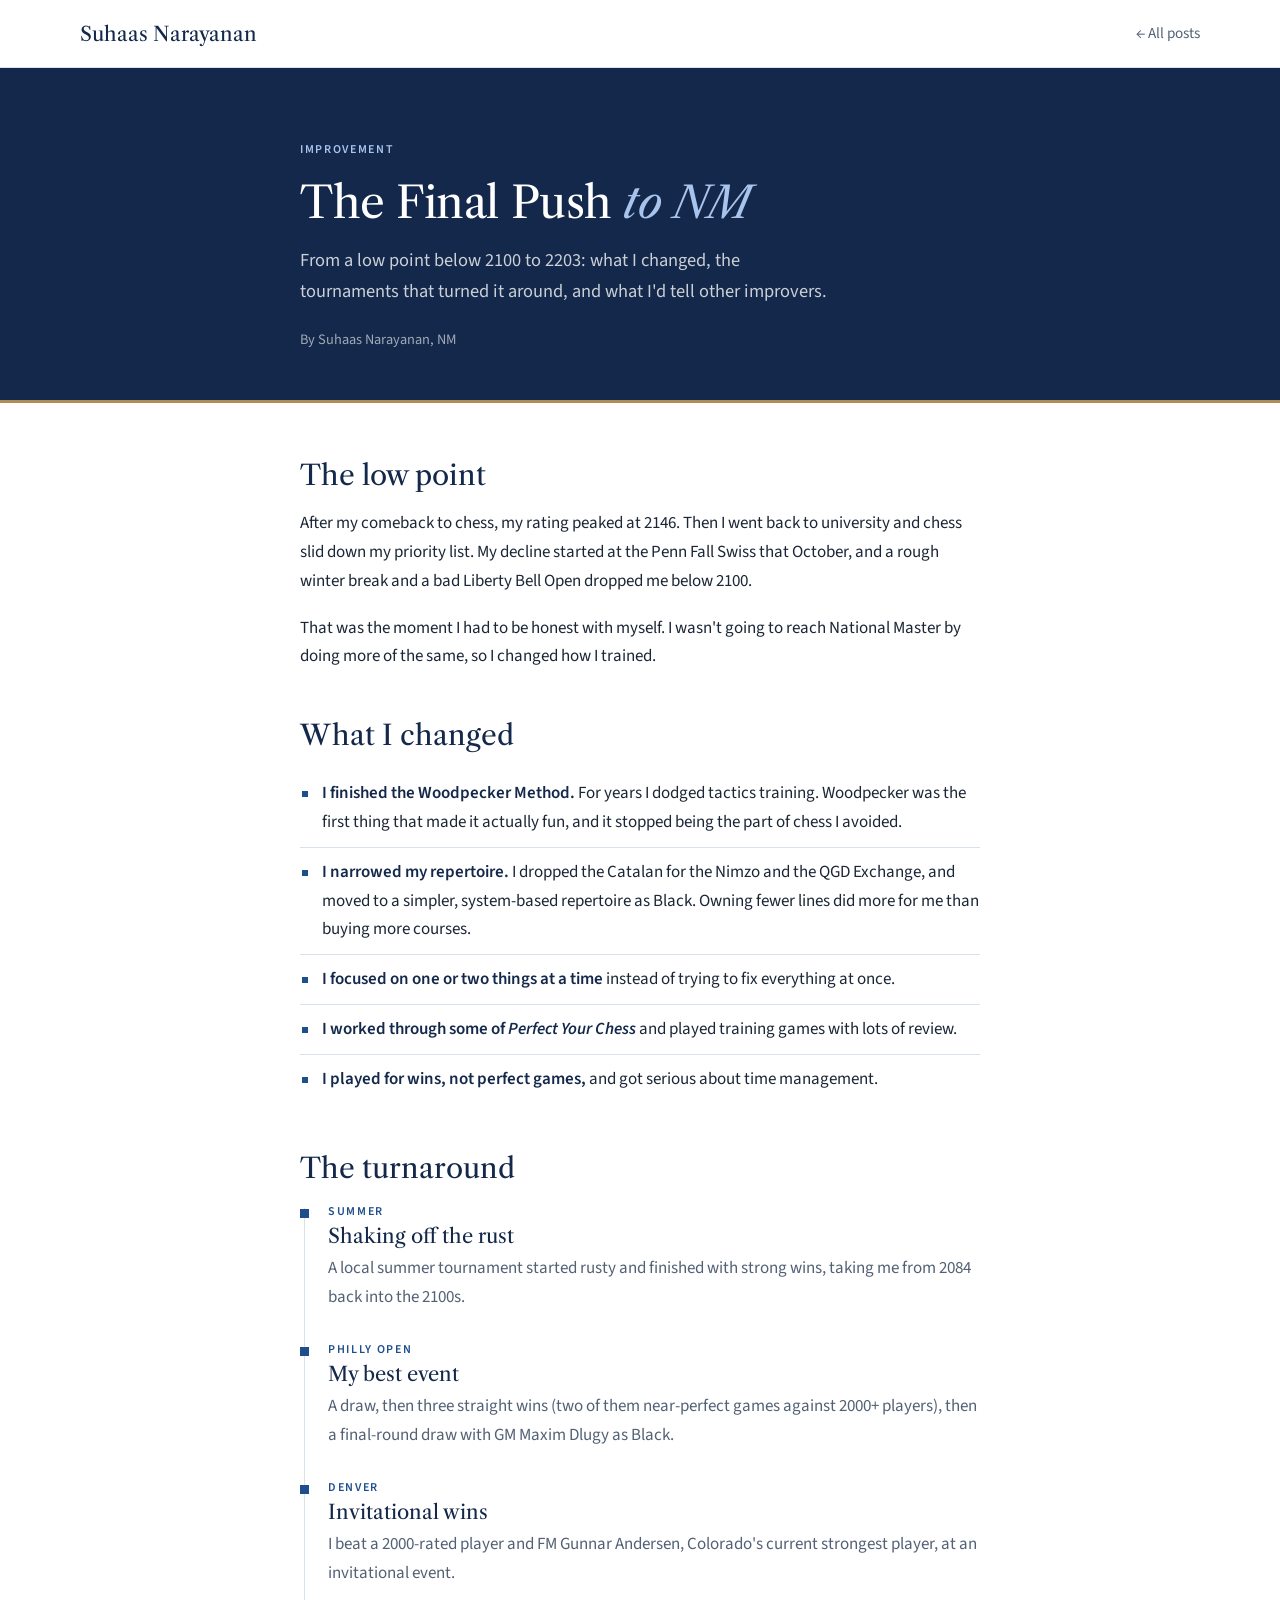
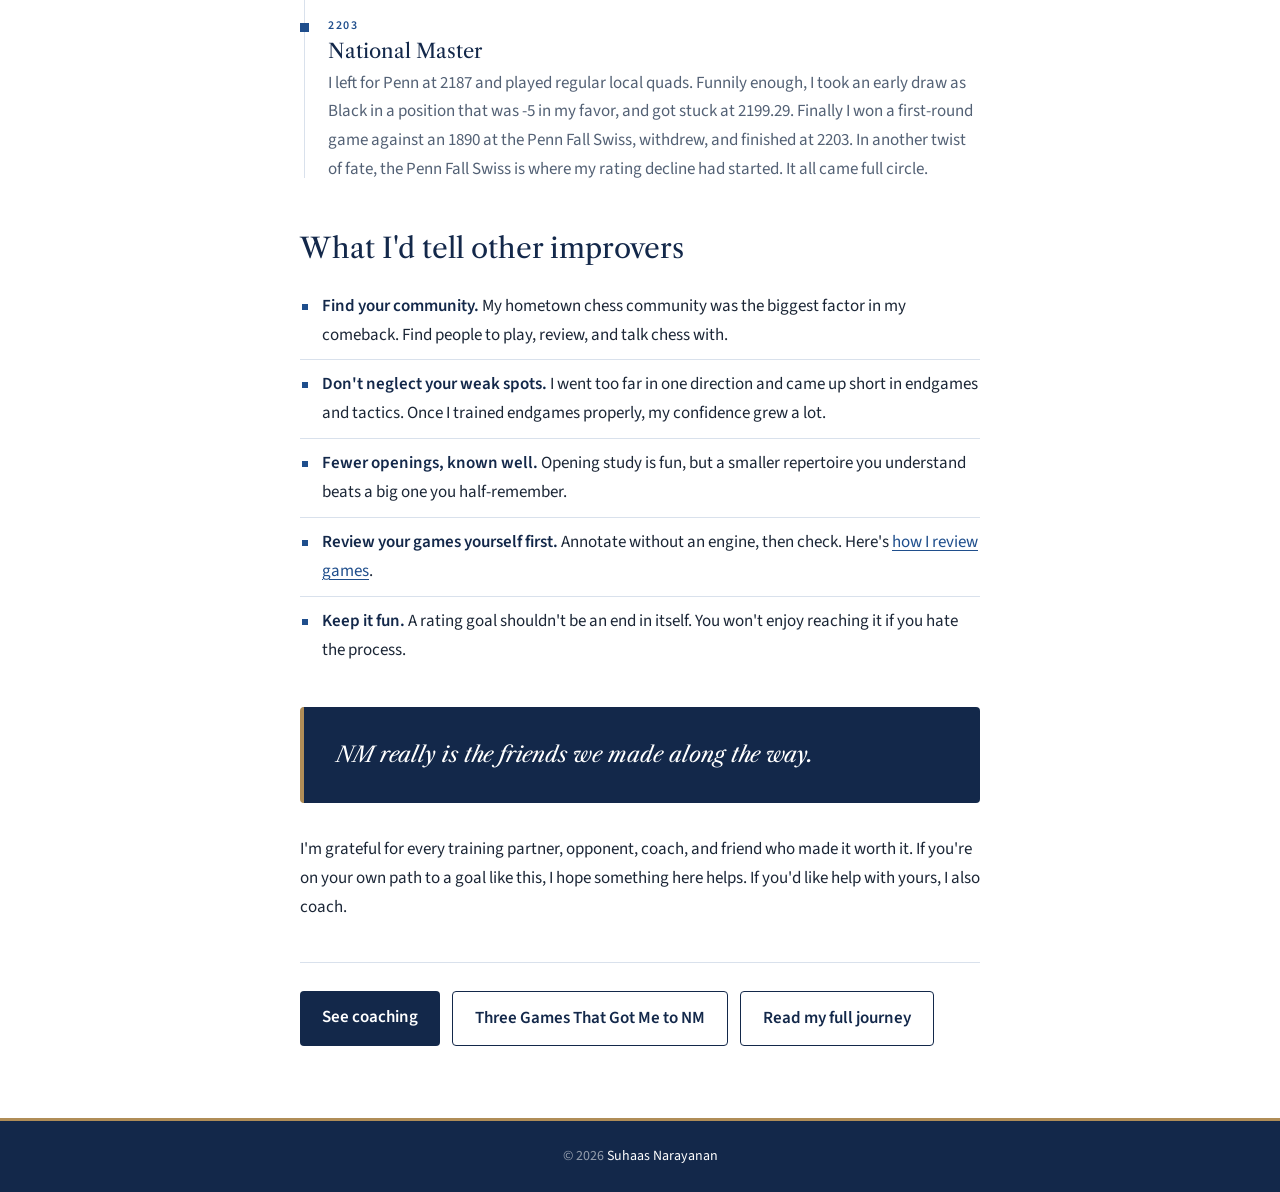
<file: blog/the-final-push.html>
<!DOCTYPE html>
<html lang="en">
<head>
<meta charset="UTF-8">
<meta name="viewport" content="width=device-width, initial-scale=1.0">
<title>The Final Push to NM · Suhaas Narayanan</title>
<meta name="description" content="How Suhaas Narayanan went from a low point below 2100 to National Master at 2203: what he changed, the tournaments that turned it around, and what he'd tell other improvers.">
<meta property="og:title" content="The Final Push to NM · Suhaas Narayanan">
<meta property="og:description" content="From below 2100 to National Master: what changed, and the tournaments that turned it around.">
<meta property="og:type" content="article">
<meta property="og:image" content="https://suhaasnarayanan.com/og-image.png">
<meta property="og:image:width" content="1200">
<meta property="og:image:height" content="630">
<meta property="og:image:alt" content="Suhaas Narayanan, USCF National Master and coach">
<meta name="twitter:image" content="https://suhaasnarayanan.com/og-image.png">
<meta name="twitter:card" content="summary_large_image">
<meta property="og:url" content="https://suhaasnarayanan.com/chess/blog/the-final-push.html">
<link rel="canonical" href="https://suhaasnarayanan.com/chess/blog/the-final-push.html">
<link rel="icon" href="/favicon.ico" sizes="48x48">
<link rel="icon" href="/favicon-192.png" type="image/png" sizes="192x192">
<link rel="apple-touch-icon" href="/apple-touch-icon.png">
<link rel="preconnect" href="https://fonts.googleapis.com">
<link rel="preconnect" href="https://fonts.gstatic.com" crossorigin>
<link rel="stylesheet" href="https://fonts.googleapis.com/css2?family=Libre+Caslon+Text:ital,wght@0,400;0,700;1,400&family=Source+Sans+3:ital,wght@0,400;0,600;1,400&display=swap">
<style>
  /* Same design tokens as the main chess site */
  :root {
    --navy: #13284a; --ink: #1b2636; --muted: #536175; --blue: #1f4e8c;
    --blue-on-navy: #a9c4ec; --band: #f2f6fb; --callout: #e2eaf6; --line: #d9e1ec; --white: #ffffff;
    --serif: 'Libre Caslon Text', Georgia, 'Times New Roman', serif;
    --sans: 'Source Sans 3', 'Segoe UI', system-ui, -apple-system, sans-serif;
    --content: 680px;
    --gutter: max(24px, calc((100% - var(--content)) / 2));
  }
  * { margin: 0; padding: 0; box-sizing: border-box; }
  body { font-family: var(--sans); font-size: 1.0625rem; line-height: 1.7; color: var(--ink); background: var(--white); -webkit-font-smoothing: antialiased; }
  a { color: var(--blue); text-underline-offset: 3px; text-decoration-thickness: 1px; }
  a:hover { color: var(--navy); }
  :focus-visible { outline: 2px solid var(--blue); outline-offset: 2px; }
  h1, h2, h3 { font-family: var(--serif); font-weight: 400; color: var(--navy); line-height: 1.2; text-wrap: balance; }

  nav { height: 68px; padding: 0 max(24px, calc((100% - 1120px) / 2)); display: flex; align-items: center; justify-content: space-between; border-bottom: 1px solid var(--line); background: var(--white); }
  .nav-logo { font-family: var(--serif); font-size: 1.25rem; color: var(--navy); text-decoration: none; }
  .nav-back { font-size: 0.95rem; color: var(--muted); text-decoration: none; }
  .nav-back:hover { color: var(--navy); }

  header { border-bottom: 3px solid #b08d57; background: var(--navy); color: var(--white); padding: 72px var(--gutter) 48px; }
  .label { font-size: 0.75rem; font-weight: 600; letter-spacing: 0.14em; text-transform: uppercase; color: var(--blue-on-navy); margin-bottom: 16px; }
  header h1 { font-size: 2.75rem; color: var(--white); letter-spacing: -0.01em; }
  header h1 em { color: var(--blue-on-navy); }
  header p { color: rgba(255, 255, 255, 0.78); font-size: 1.15rem; margin-top: 16px; max-width: 60ch; }
  .byline { font-size: 0.9rem; color: rgba(255, 255, 255, 0.6) !important; margin-top: 20px !important; }

  article { padding: 56px var(--gutter) 72px; }
  article p { margin-bottom: 18px; color: var(--ink); }
  article h2 { font-size: 1.75rem; margin: 48px 0 16px; }
  article h2:first-child { margin-top: 0; }
  article ul { list-style: none; margin: 0 0 24px; }
  article li { position: relative; padding: 10px 0 10px 22px; border-bottom: 1px solid var(--line); }
  article li:last-child { border-bottom: none; }
  article li::before { content: ''; position: absolute; left: 2px; top: 22px; width: 6px; height: 6px; background: var(--blue); }
  article li strong, article p strong { color: var(--navy); font-weight: 600; }

  .timeline { position: relative; padding-left: 28px; margin: 8px 0 32px; }
  .timeline::before { content: ''; position: absolute; left: 4px; top: 6px; bottom: 6px; width: 1px; background: var(--line); }
  .t-item { position: relative; margin-bottom: 28px; }
  .t-item:last-child { margin-bottom: 0; }
  .t-item::before { content: ''; position: absolute; left: -28px; top: 7px; width: 9px; height: 9px; background: var(--blue); }
  .t-when { font-size: 0.75rem; font-weight: 600; letter-spacing: 0.14em; text-transform: uppercase; color: var(--blue); }
  .t-item h3 { font-size: 1.25rem; margin: 2px 0 6px; }
  .t-item p { margin: 0; color: var(--muted); }

  .callout { background: var(--callout); padding: 24px; border-radius: 4px; margin: 28px 0; }
  .callout p:last-child { margin-bottom: 0; }
  .quote { border-left: 4px solid #b08d57; background: var(--navy); color: var(--white); padding: 32px; border-radius: 4px; font-family: var(--serif); font-style: italic; font-size: 1.35rem; line-height: 1.5; margin: 32px 0; }

  .end-links { display: flex; flex-wrap: wrap; gap: 12px; margin-top: 40px; padding-top: 28px; border-top: 1px solid var(--line); }
  .btn { display: inline-block; padding: 12px 22px; border-radius: 4px; font-weight: 600; text-decoration: none; }
  .btn-primary { background: var(--navy); color: var(--white); }
  .btn-primary:hover { background: var(--blue); color: var(--white); }
  .btn-secondary { border: 1px solid var(--navy); color: var(--navy); }
  .btn-secondary:hover { background: var(--band); }

  footer { border-top: 3px solid #b08d57; background: var(--navy); color: rgba(255, 255, 255, 0.55); text-align: center; padding: 24px; font-size: 0.875rem; }
  footer span { color: var(--white); }
  footer a { color: var(--white); text-decoration: none; }
  footer a:hover { text-decoration: underline; }

  @media (max-width: 640px) {
    nav { padding: 0 20px; }
    header { padding: 48px 20px 36px; }
    header h1 { font-size: 2.1rem; }
    article { padding: 40px 20px 56px; }
    article h2 { font-size: 1.5rem; }
    .quote { padding: 24px; font-size: 1.2rem; }
  }
</style>
</head>
<body>
<nav>
  <a class="nav-logo" href="../">Suhaas Narayanan</a>
  <a class="nav-back" href="../#blog">← All posts</a>
</nav>

<header>
  <div class="label">Improvement</div>
  <h1>The Final Push <em>to NM</em></h1>
  <p>From a low point below 2100 to 2203: what I changed, the tournaments that turned it around, and what I'd tell other improvers.</p>
  <p class="byline">By Suhaas Narayanan, NM</p>
</header>

<article>
  <h2>The low point</h2>
  <p>After my comeback to chess, my rating peaked at 2146. Then I went back to university and chess slid down my priority list. My decline started at the Penn Fall Swiss that October, and a rough winter break and a bad Liberty Bell Open dropped me below 2100.</p>
  <p>That was the moment I had to be honest with myself. I wasn't going to reach National Master by doing more of the same, so I changed how I trained.</p>

  <h2>What I changed</h2>
  <ul>
    <li><strong>I finished the Woodpecker Method.</strong> For years I dodged tactics training. Woodpecker was the first thing that made it actually fun, and it stopped being the part of chess I avoided.</li>
    <li><strong>I narrowed my repertoire.</strong> I dropped the Catalan for the Nimzo and the QGD Exchange, and moved to a simpler, system-based repertoire as Black. Owning fewer lines did more for me than buying more courses.</li>
    <li><strong>I focused on one or two things at a time</strong> instead of trying to fix everything at once.</li>
    <li><strong>I worked through some of <em>Perfect Your Chess</em></strong> and played training games with lots of review.</li>
    <li><strong>I played for wins, not perfect games,</strong> and got serious about time management.</li>
  </ul>

  <h2>The turnaround</h2>
  <div class="timeline">
    <div class="t-item">
      <div class="t-when">Summer</div>
      <h3>Shaking off the rust</h3>
      <p>A local summer tournament started rusty and finished with strong wins, taking me from 2084 back into the 2100s.</p>
    </div>
    <div class="t-item">
      <div class="t-when">Philly Open</div>
      <h3>My best event</h3>
      <p>A draw, then three straight wins (two of them near-perfect games against 2000+ players), then a final-round draw with GM Maxim Dlugy as Black.</p>
    </div>
    <div class="t-item">
      <div class="t-when">Denver</div>
      <h3>Invitational wins</h3>
      <p>I beat a 2000-rated player and FM Gunnar Andersen, Colorado's current strongest player, at an invitational event.</p>
    </div>
    <div class="t-item">
      <div class="t-when">2203</div>
      <h3>National Master</h3>
      <p>I left for Penn at 2187 and played regular local quads. Funnily enough, I took an early draw as Black in a position that was -5 in my favor, and got stuck at 2199.29. Finally I won a first-round game against an 1890 at the Penn Fall Swiss, withdrew, and finished at 2203. In another twist of fate, the Penn Fall Swiss is where my rating decline had started. It all came full circle.</p>
    </div>
  </div>

  <h2>What I'd tell other improvers</h2>
  <ul>
    <li><strong>Find your community.</strong> My hometown chess community was the biggest factor in my comeback. Find people to play, review, and talk chess with.</li>
    <li><strong>Don't neglect your weak spots.</strong> I went too far in one direction and came up short in endgames and tactics. Once I trained endgames properly, my confidence grew a lot.</li>
    <li><strong>Fewer openings, known well.</strong> Opening study is fun, but a smaller repertoire you understand beats a big one you half-remember.</li>
    <li><strong>Review your games yourself first.</strong> Annotate without an engine, then check. Here's <a href="../#improvement/review">how I review games</a>.</li>
    <li><strong>Keep it fun.</strong> A rating goal shouldn't be an end in itself. You won't enjoy reaching it if you hate the process.</li>
  </ul>

  <div class="quote">NM really is the friends we made along the way.</div>

  <p>I'm grateful for every training partner, opponent, coach, and friend who made it worth it. If you're on your own path to a goal like this, I hope something here helps. If you'd like help with yours, I also coach.</p>

  <div class="end-links">
    <a class="btn btn-primary" href="../#coaching">See coaching</a>
    <a class="btn btn-secondary" href="three-games.html">Three Games That Got Me to NM</a>
    <a class="btn btn-secondary" href="../#journey">Read my full journey</a>
  </div>
</article>

<footer>© 2026 <a href="/">Suhaas Narayanan</a></footer>
<!-- Cloudflare Web Analytics --><script type='module' src='https://static.cloudflareinsights.com/beacon.min.js' data-cf-beacon='{"token": "ac4439d40705499ab789aa120376ae2f"}'></script><!-- End Cloudflare Web Analytics -->
</body>
</html>
</file>
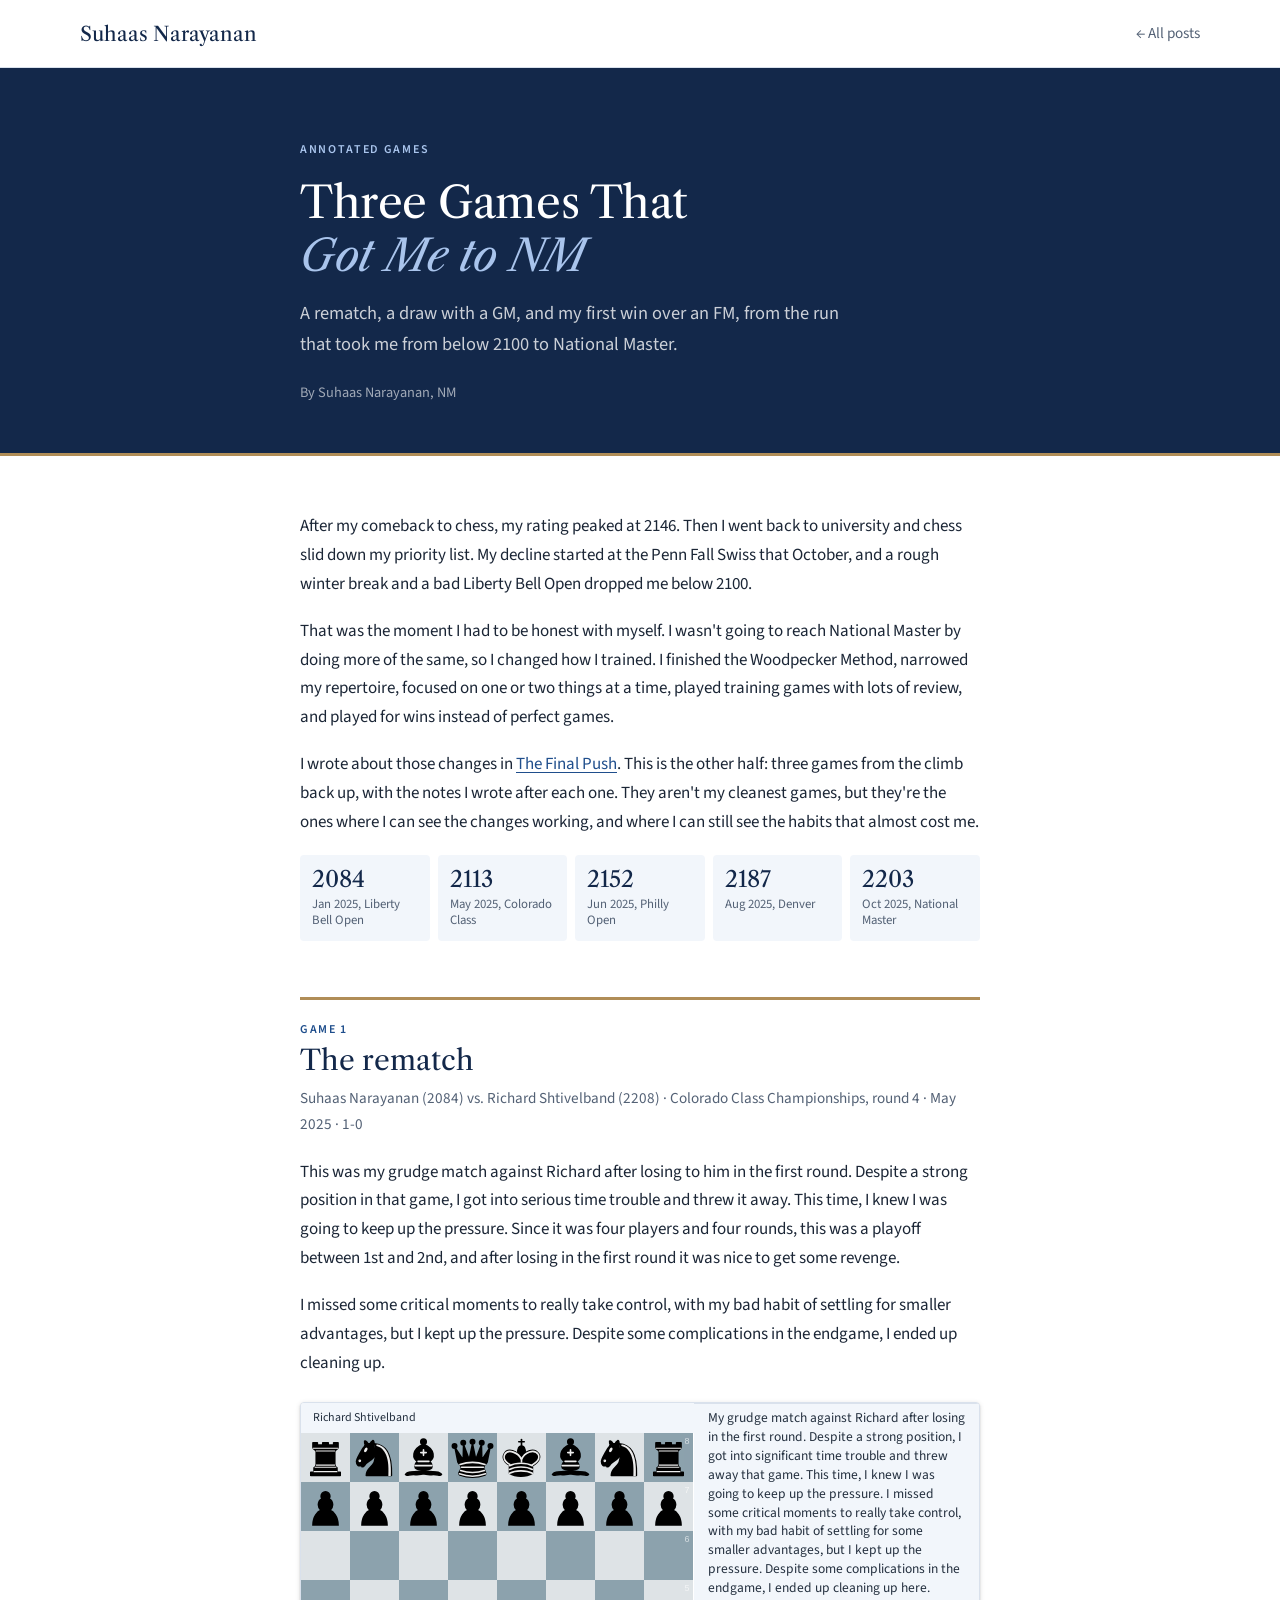
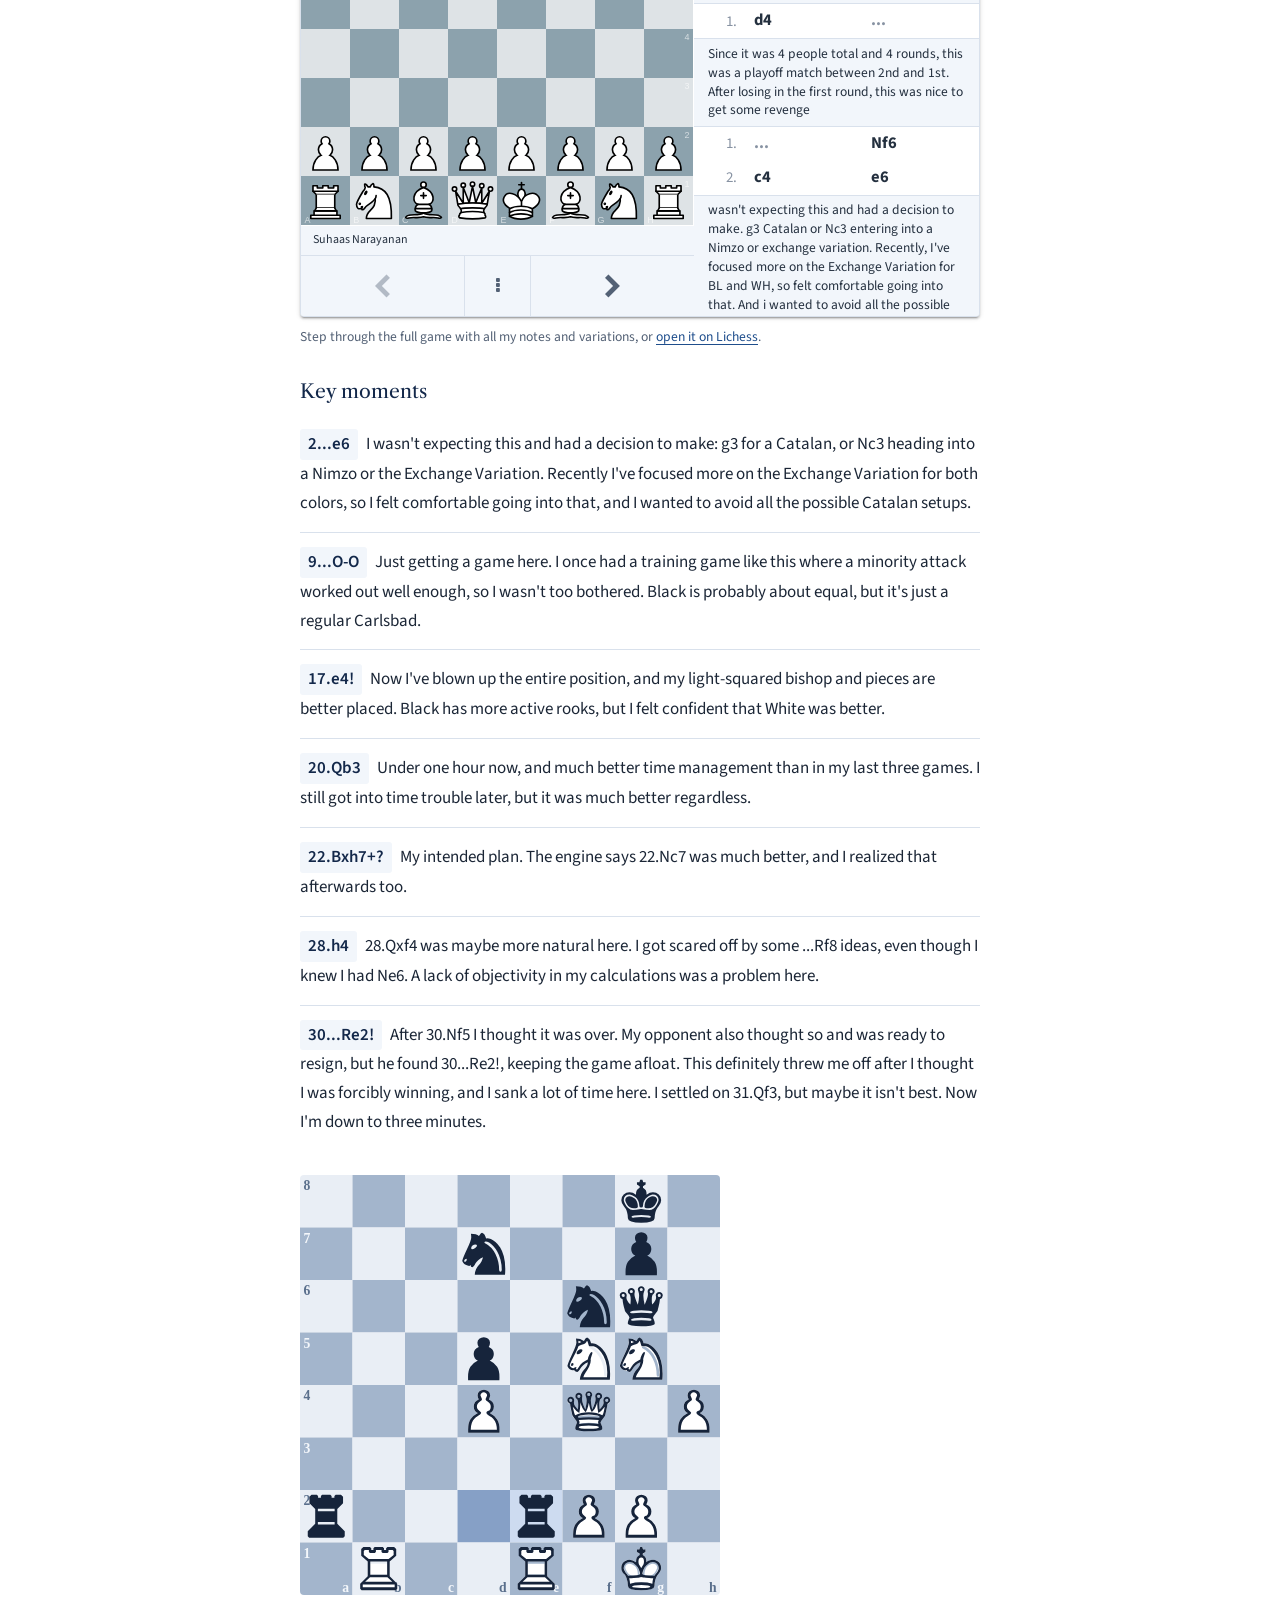
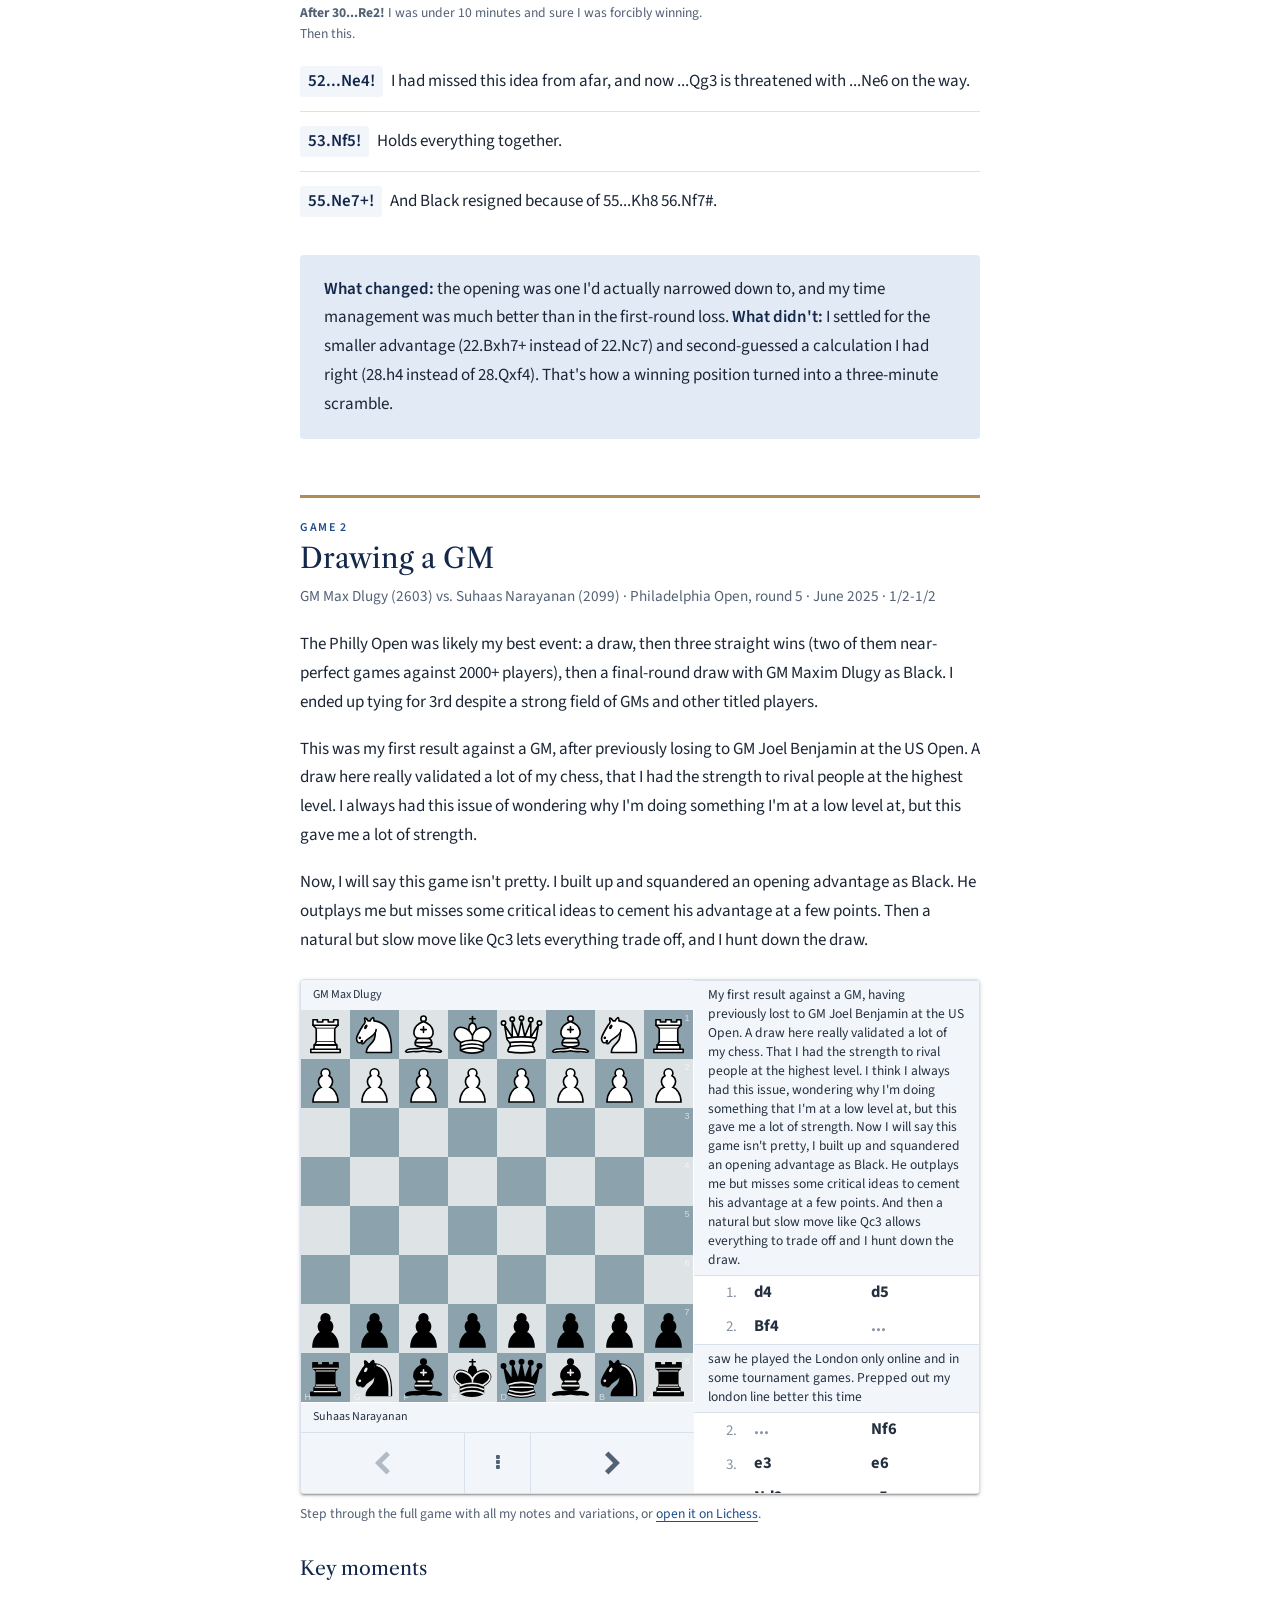
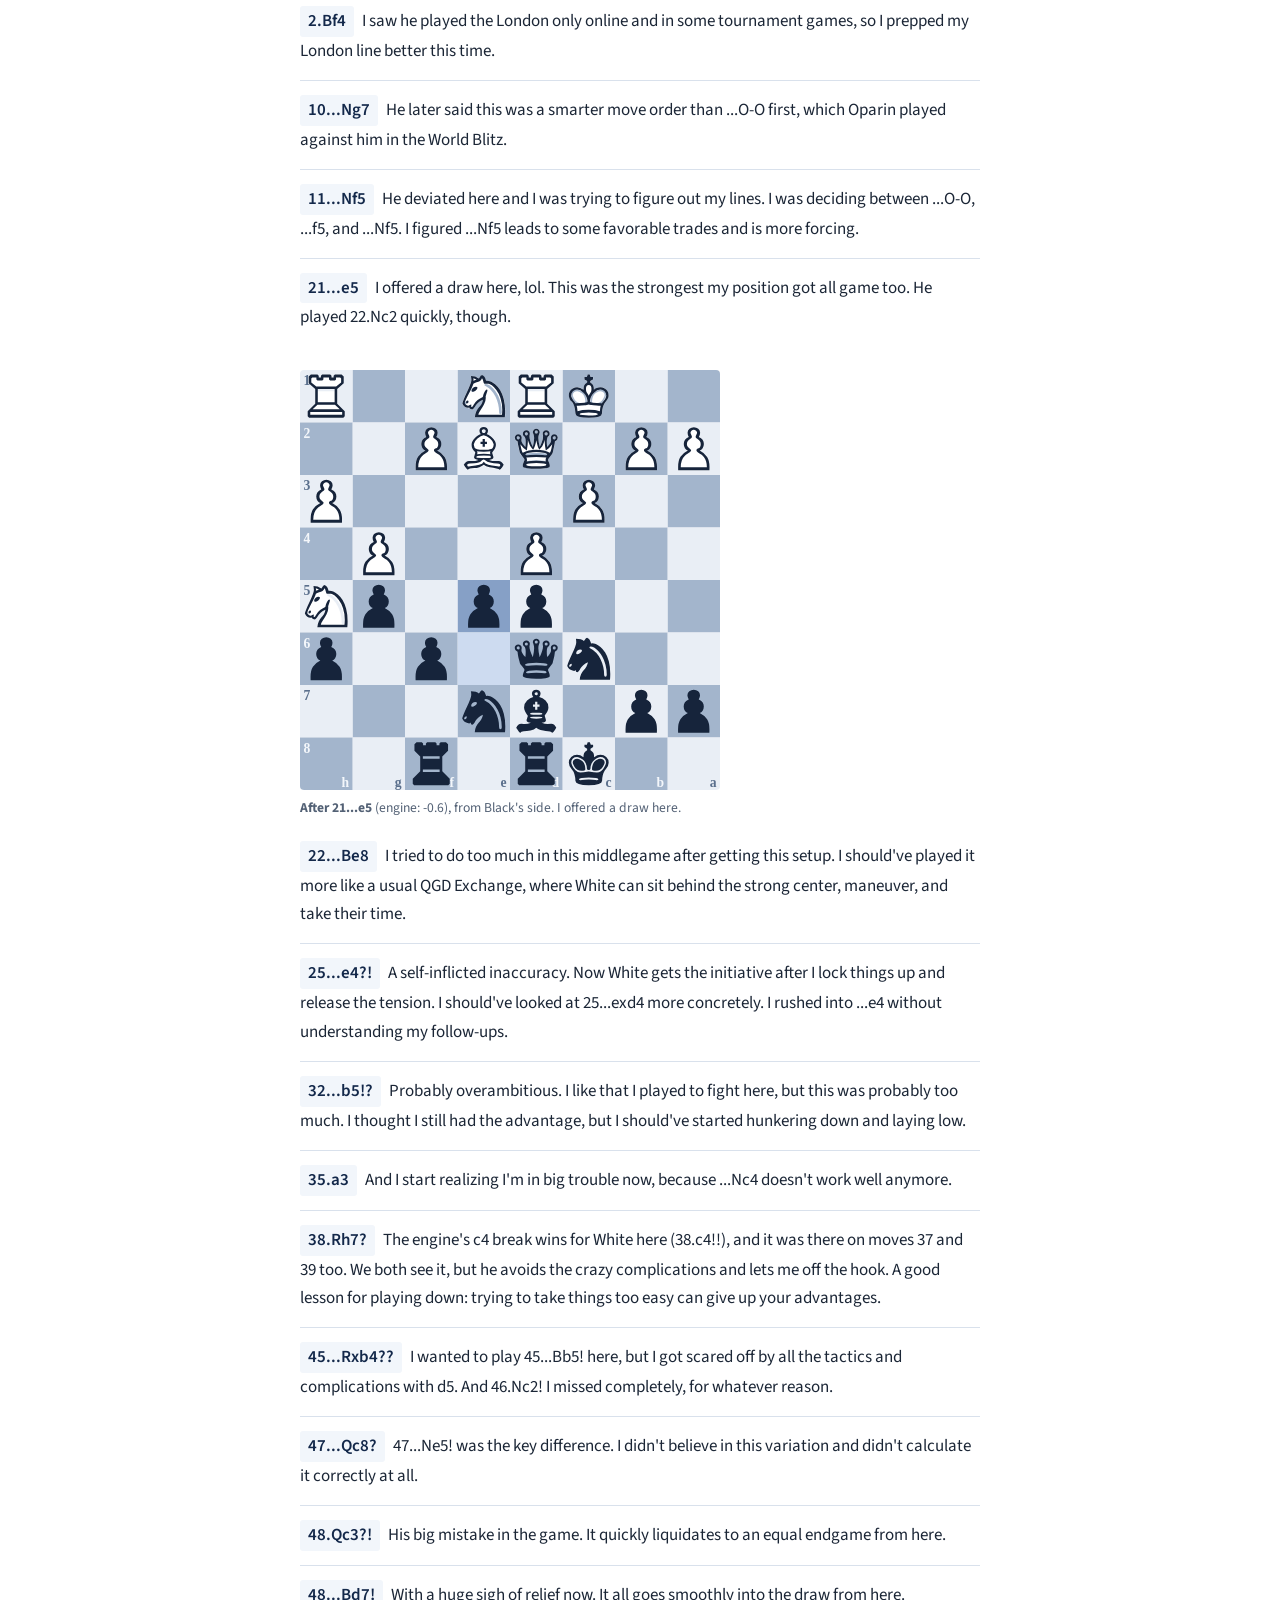
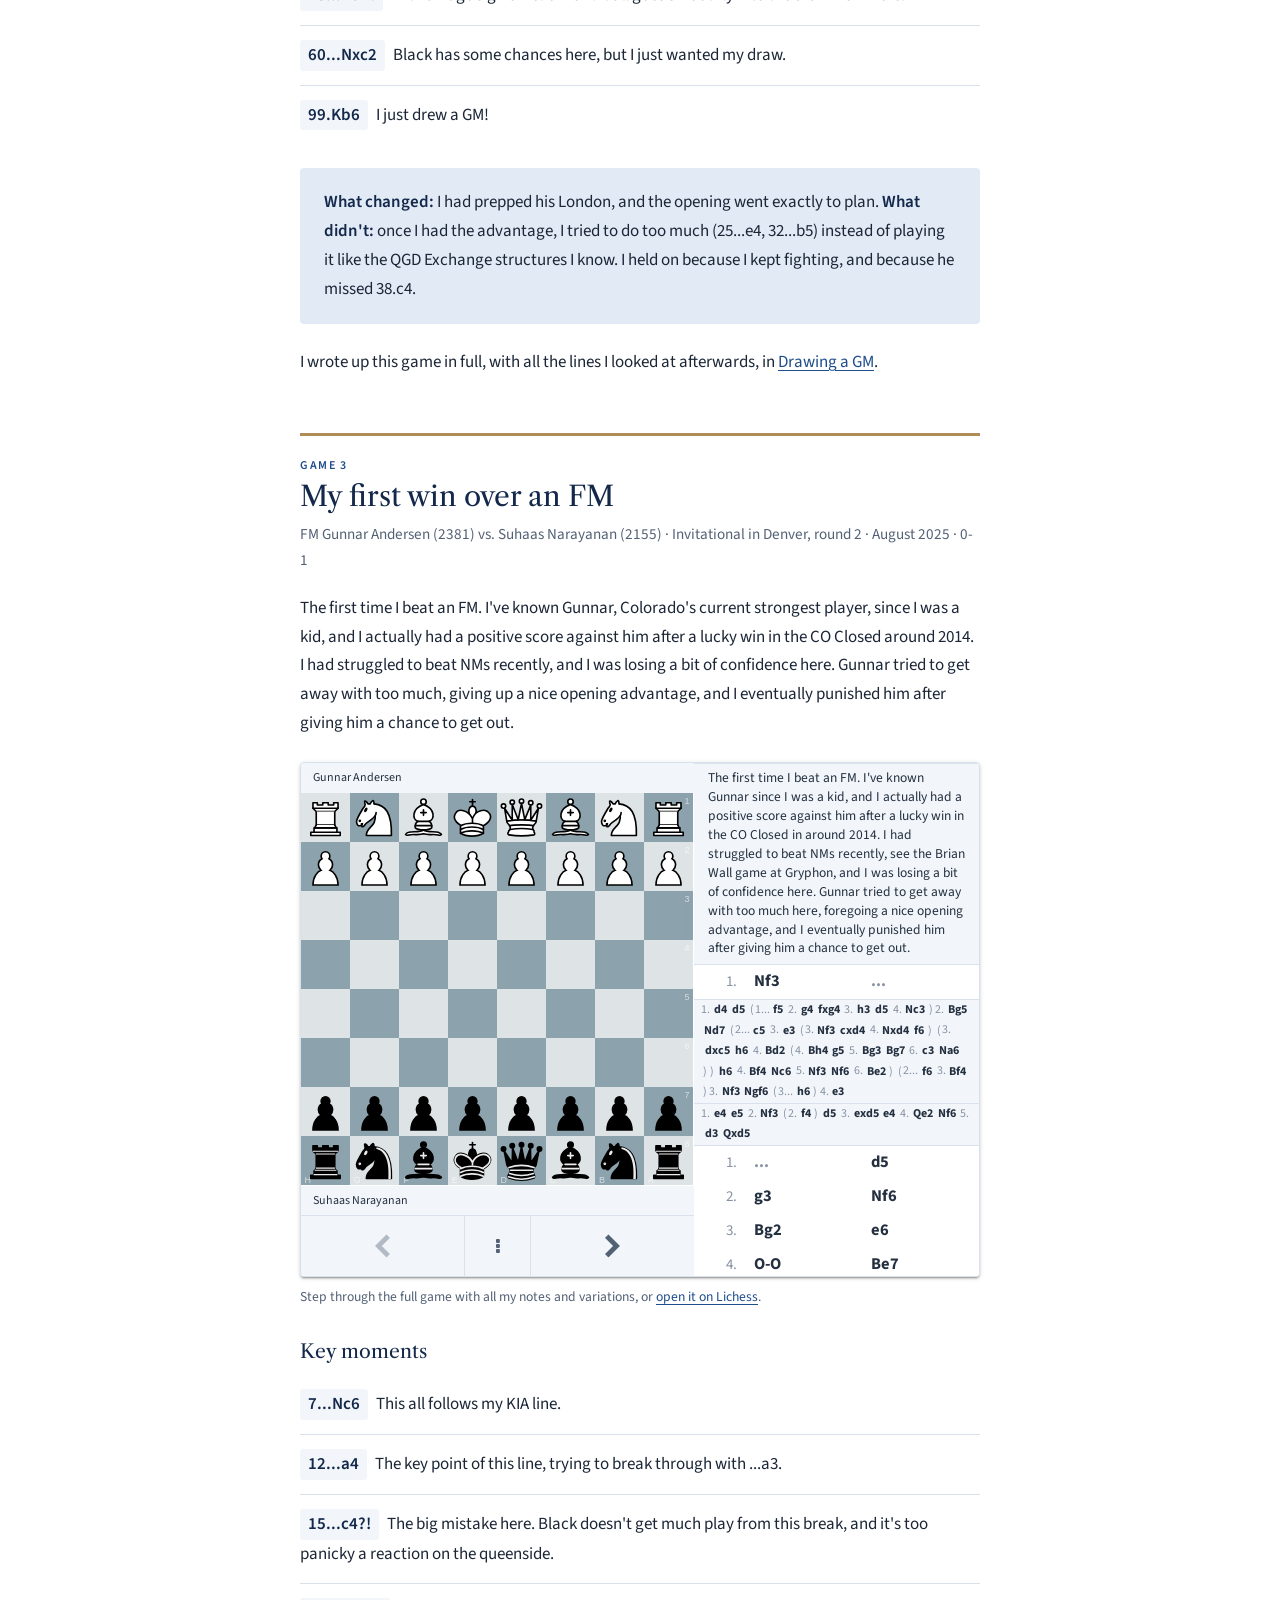
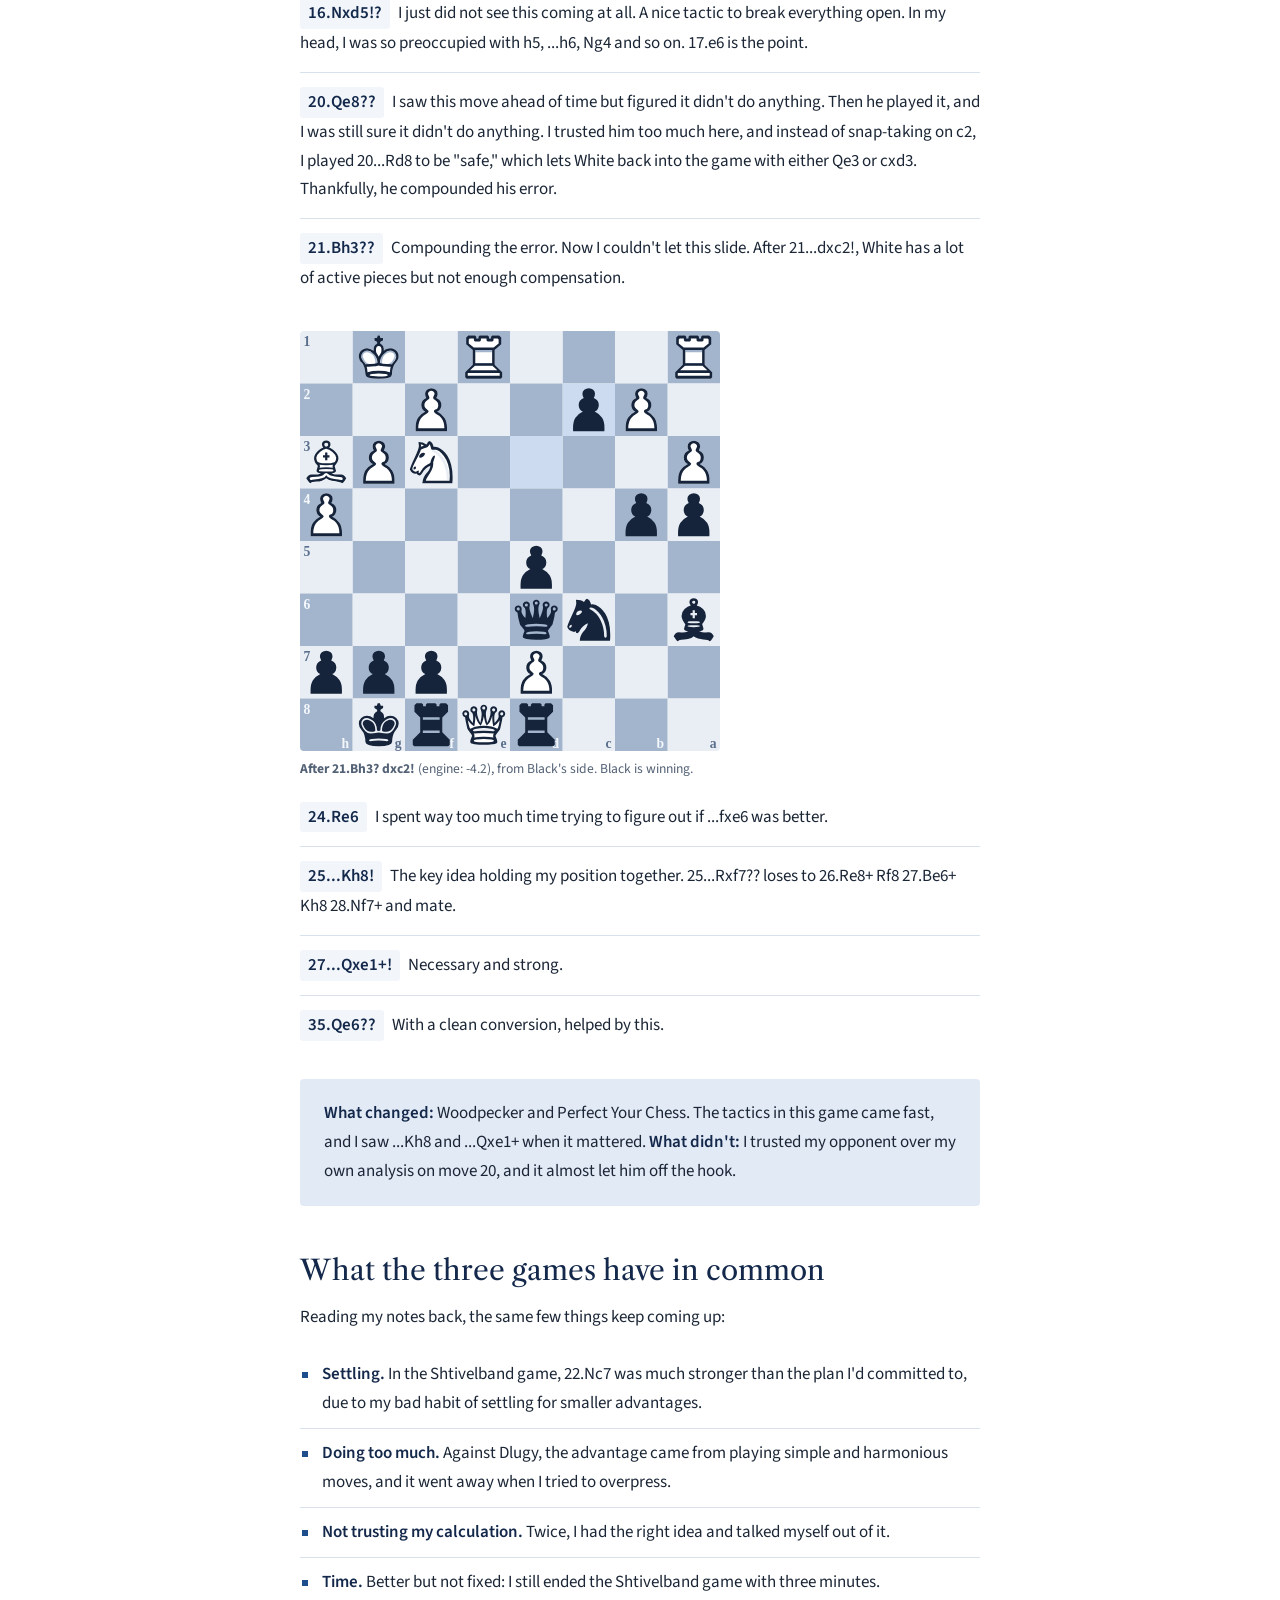
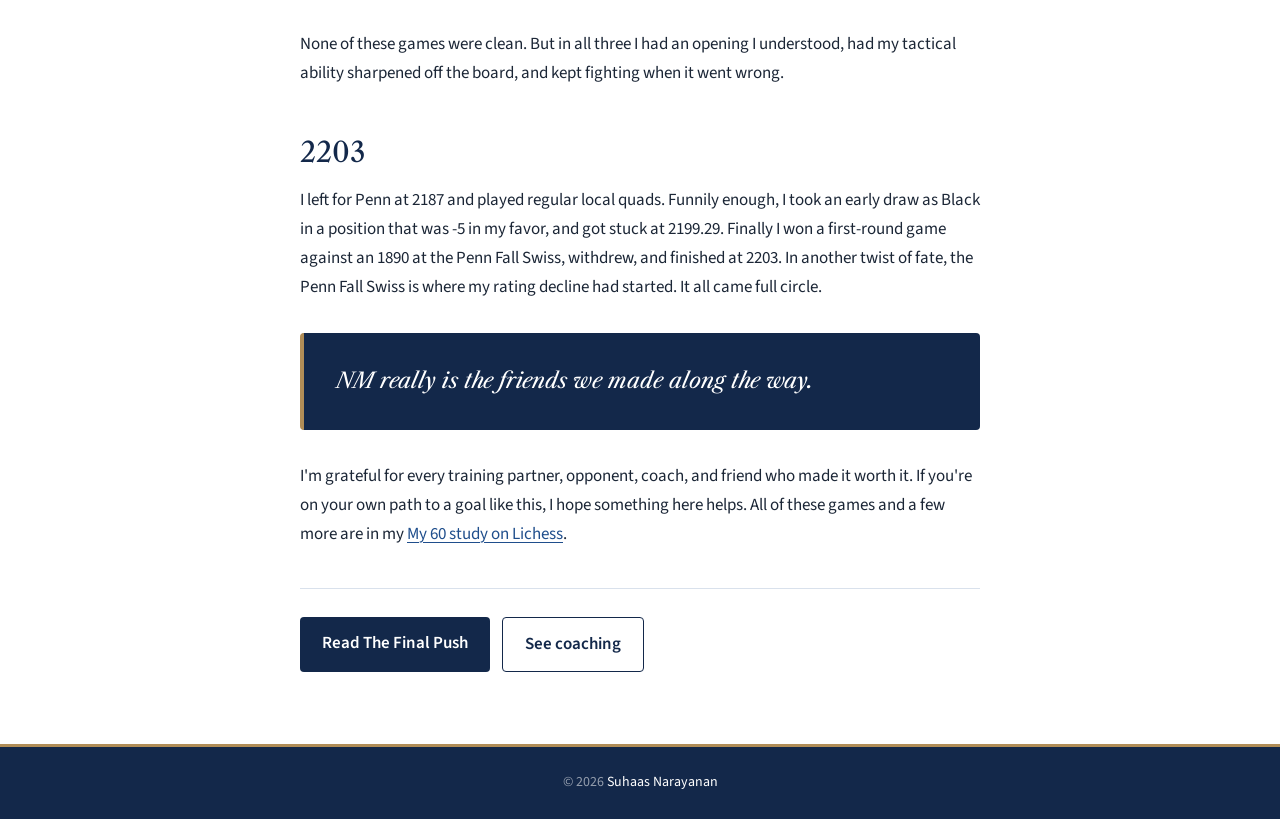
<file: blog/three-games.html>
<!DOCTYPE html>
<html lang="en">
<head>
<meta charset="UTF-8">
<meta name="viewport" content="width=device-width, initial-scale=1.0">
<title>Three Games That Got Me to NM · Suhaas Narayanan</title>
<meta name="description" content="Three annotated games from Suhaas Narayanan's climb from below 2100 to National Master: a rematch at the Colorado Class, a draw with GM Max Dlugy, and a first win over an FM.">
<meta property="og:title" content="Three Games That Got Me to NM · Suhaas Narayanan">
<meta property="og:description" content="A rematch, a GM draw, and a first win over an FM, with my notes from each game.">
<meta property="og:type" content="article">
<meta property="og:image" content="https://suhaasnarayanan.com/og-image.png">
<meta property="og:image:width" content="1200">
<meta property="og:image:height" content="630">
<meta property="og:image:alt" content="Suhaas Narayanan, USCF National Master and coach">
<meta name="twitter:image" content="https://suhaasnarayanan.com/og-image.png">
<meta name="twitter:card" content="summary_large_image">
<meta property="og:url" content="https://suhaasnarayanan.com/chess/blog/three-games.html">
<link rel="canonical" href="https://suhaasnarayanan.com/chess/blog/three-games.html">
<link rel="icon" href="/favicon.ico" sizes="48x48">
<link rel="icon" href="/favicon-192.png" type="image/png" sizes="192x192">
<link rel="apple-touch-icon" href="/apple-touch-icon.png">
<link rel="preconnect" href="https://fonts.googleapis.com">
<link rel="preconnect" href="https://fonts.gstatic.com" crossorigin>
<link rel="stylesheet" href="https://fonts.googleapis.com/css2?family=Libre+Caslon+Text:ital,wght@0,400;0,700;1,400&family=Source+Sans+3:ital,wght@0,400;0,600;1,400&display=swap">
<link rel="stylesheet" href="../vendor/lpv/lichess-pgn-viewer.css?v=2.7.3">
<link rel="stylesheet" href="../games.css?v=1">
<style>
  /* Same design tokens as the main chess site */
  :root {
    --navy: #13284a; --ink: #1b2636; --muted: #536175; --blue: #1f4e8c;
    --blue-on-navy: #a9c4ec; --band: #f2f6fb; --callout: #e2eaf6; --line: #d9e1ec; --white: #ffffff;
    --serif: 'Libre Caslon Text', Georgia, 'Times New Roman', serif;
    --sans: 'Source Sans 3', 'Segoe UI', system-ui, -apple-system, sans-serif;
    --content: 680px;
    --gutter: max(24px, calc((100% - var(--content)) / 2));
  }
  * { margin: 0; padding: 0; box-sizing: border-box; }
  body { font-family: var(--sans); font-size: 1.0625rem; line-height: 1.7; color: var(--ink); background: var(--white); -webkit-font-smoothing: antialiased; }
  a { color: var(--blue); text-underline-offset: 3px; text-decoration-thickness: 1px; }
  a:hover { color: var(--navy); }
  :focus-visible { outline: 2px solid var(--blue); outline-offset: 2px; }
  h1, h2, h3 { font-family: var(--serif); font-weight: 400; color: var(--navy); line-height: 1.2; text-wrap: balance; }

  nav { height: 68px; padding: 0 max(24px, calc((100% - 1120px) / 2)); display: flex; align-items: center; justify-content: space-between; border-bottom: 1px solid var(--line); background: var(--white); }
  .nav-logo { font-family: var(--serif); font-size: 1.25rem; color: var(--navy); text-decoration: none; }
  .nav-back { font-size: 0.95rem; color: var(--muted); text-decoration: none; }
  .nav-back:hover { color: var(--navy); }

  header { border-bottom: 3px solid #b08d57; background: var(--navy); color: var(--white); padding: 72px var(--gutter) 48px; }
  .label { font-size: 0.75rem; font-weight: 600; letter-spacing: 0.14em; text-transform: uppercase; color: var(--blue-on-navy); margin-bottom: 16px; }
  header h1 { font-size: 2.75rem; color: var(--white); letter-spacing: -0.01em; }
  header h1 em { color: var(--blue-on-navy); }
  header p { color: rgba(255, 255, 255, 0.78); font-size: 1.15rem; margin-top: 16px; max-width: 60ch; }
  .byline { font-size: 0.9rem; color: rgba(255, 255, 255, 0.6) !important; margin-top: 20px !important; }

  article { padding: 56px var(--gutter) 72px; }
  article p { margin-bottom: 18px; color: var(--ink); }
  article h2 { font-size: 1.75rem; margin: 48px 0 16px; }
  article h2:first-child { margin-top: 0; }
  article ul { list-style: none; margin: 0 0 24px; }
  article li { position: relative; padding: 10px 0 10px 22px; border-bottom: 1px solid var(--line); }
  article li:last-child { border-bottom: none; }
  article li::before { content: ''; position: absolute; left: 2px; top: 22px; width: 6px; height: 6px; background: var(--blue); }
  article li strong, article p strong { color: var(--navy); font-weight: 600; }

  .timeline { position: relative; padding-left: 28px; margin: 8px 0 32px; }
  .timeline::before { content: ''; position: absolute; left: 4px; top: 6px; bottom: 6px; width: 1px; background: var(--line); }
  .t-item { position: relative; margin-bottom: 28px; }
  .t-item:last-child { margin-bottom: 0; }
  .t-item::before { content: ''; position: absolute; left: -28px; top: 7px; width: 9px; height: 9px; background: var(--blue); }
  .t-when { font-size: 0.75rem; font-weight: 600; letter-spacing: 0.14em; text-transform: uppercase; color: var(--blue); }
  .t-item h3 { font-size: 1.25rem; margin: 2px 0 6px; }
  .t-item p { margin: 0; color: var(--muted); }

  .callout { background: var(--callout); padding: 24px; border-radius: 4px; margin: 28px 0; }
  .callout p:last-child { margin-bottom: 0; }
  .quote { border-left: 4px solid #b08d57; background: var(--navy); color: var(--white); padding: 32px; border-radius: 4px; font-family: var(--serif); font-style: italic; font-size: 1.35rem; line-height: 1.5; margin: 32px 0; }

  .end-links { display: flex; flex-wrap: wrap; gap: 12px; margin-top: 40px; padding-top: 28px; border-top: 1px solid var(--line); }
  .btn { display: inline-block; padding: 12px 22px; border-radius: 4px; font-weight: 600; text-decoration: none; }
  .btn-primary { background: var(--navy); color: var(--white); }
  .btn-primary:hover { background: var(--blue); color: var(--white); }
  .btn-secondary { border: 1px solid var(--navy); color: var(--navy); }
  .btn-secondary:hover { background: var(--band); }

  footer { border-top: 3px solid #b08d57; background: var(--navy); color: rgba(255, 255, 255, 0.55); text-align: center; padding: 24px; font-size: 0.875rem; }
  footer span { color: var(--white); }
  footer a { color: var(--white); text-decoration: none; }
  footer a:hover { text-decoration: underline; }

  @media (max-width: 640px) {
    nav { padding: 0 20px; }
    header { padding: 48px 20px 36px; }
    header h1 { font-size: 2.1rem; }
    article { padding: 40px 20px 56px; }
    article h2 { font-size: 1.5rem; }
    .quote { padding: 24px; font-size: 1.2rem; }
  }

  /* Game sections */
  .run { display: grid; grid-template-columns: repeat(5, minmax(0, 1fr)); gap: 8px; margin: 8px 0 32px; }
  .run div { background: var(--band); border-radius: 4px; padding: 12px; }
  .run b { display: block; font-family: var(--serif); font-weight: 400; font-size: 1.4rem; color: var(--navy); line-height: 1.1; }
  .run span { font-size: 0.8rem; color: var(--muted); line-height: 1.3; display: block; margin-top: 4px; }
  .game-head { border-top: 3px solid #b08d57; padding-top: 20px; margin-top: 56px; }
  .game-head .t-when { display: block; margin-bottom: 4px; }
  .game-head h2 { margin: 0 0 8px; }
  .game-meta { font-size: 0.95rem; color: var(--muted); margin-bottom: 20px !important; }
  .board-embed { margin: 24px 0 8px; }
  .board-embed .game-board { min-height: 320px; }
  .embed-note { font-size: 0.85rem; color: var(--muted); }
  article h3 { font-size: 1.2rem; margin: 32px 0 12px; }
  .moves { list-style: none; margin: 0 0 24px; }
  .moves li { padding: 14px 0 14px 0 !important; }
  .moves li::before { display: none; }
  .mv { display: inline-block; font-weight: 600; color: var(--navy); background: var(--band); border-radius: 3px; padding: 1px 8px; margin-right: 8px; font-variant-numeric: tabular-nums; }
  figure.diagram { margin: 20px 0 8px; max-width: 420px; }
  figure.diagram img { width: 100%; height: auto; display: block; border-radius: 4px; }
  figure.diagram figcaption { font-size: 0.85rem; color: var(--muted); margin-top: 8px; line-height: 1.5; }
  .takeaway { background: var(--callout); padding: 20px 24px; border-radius: 4px; margin: 24px 0; }
  .takeaway p:last-child { margin-bottom: 0; }
  @media (max-width: 640px) { .run { grid-template-columns: repeat(2, minmax(0, 1fr)); } }
</style>
</head>
<body>
<nav>
  <a class="nav-logo" href="../">Suhaas Narayanan</a>
  <a class="nav-back" href="../#blog">← All posts</a>
</nav>

<header>
  <div class="label">Annotated games</div>
  <h1>Three Games That <em>Got Me to NM</em></h1>
  <p>A rematch, a draw with a GM, and my first win over an FM, from the run that took me from below 2100 to National Master.</p>
  <p class="byline">By Suhaas Narayanan, NM</p>
</header>

<article>
  <p>After my comeback to chess, my rating peaked at 2146. Then I went back to university and chess slid down my priority list. My decline started at the Penn Fall Swiss that October, and a rough winter break and a bad Liberty Bell Open dropped me below 2100.</p>
  <p>That was the moment I had to be honest with myself. I wasn't going to reach National Master by doing more of the same, so I changed how I trained. I finished the Woodpecker Method, narrowed my repertoire, focused on one or two things at a time, played training games with lots of review, and played for wins instead of perfect games.</p>
  <p>I wrote about those changes in <a href="../#journey/push">The Final Push</a>. This is the other half: three games from the climb back up, with the notes I wrote after each one. They aren't my cleanest games, but they're the ones where I can see the changes working, and where I can still see the habits that almost cost me.</p>

  <div class="run" aria-label="Regular rating during the climb">
    <div><b>2084</b><span>Jan 2025, Liberty Bell Open</span></div>
    <div><b>2113</b><span>May 2025, Colorado Class</span></div>
    <div><b>2152</b><span>Jun 2025, Philly Open</span></div>
    <div><b>2187</b><span>Aug 2025, Denver</span></div>
    <div><b>2203</b><span>Oct 2025, National Master</span></div>
  </div>

  <!-- GAME 1 -->
  <div class="game-head">
    <span class="t-when">Game 1</span>
    <h2>The rematch</h2>
    <p class="game-meta">Suhaas Narayanan (2084) vs. Richard Shtivelband (2208) · Colorado Class Championships, round 4 · May 2025 · 1-0</p>
  </div>
  <p>This was my grudge match against Richard after losing to him in the first round. Despite a strong position in that game, I got into serious time trouble and threw it away. This time, I knew I was going to keep up the pressure. Since it was four players and four rounds, this was a playoff between 1st and 2nd, and after losing in the first round it was nice to get some revenge.</p>
  <p>I missed some critical moments to really take control, with my bad habit of settling for smaller advantages, but I kept up the pressure. Despite some complications in the endgame, I ended up cleaning up.</p>

  <div class="board-embed"><div class="game-board" data-game="67rWINLT" role="region" aria-label="Narayanan vs. Shtivelband, with my annotations"><noscript><p class="game-msg">The board needs JavaScript. <a href="https://lichess.org/study/oAqAo3ZN/67rWINLT" target="_blank" rel="noopener">Open this game on Lichess</a></p></noscript></div></div>
  <p class="embed-note">Step through the full game with all my notes and variations, or <a href="https://lichess.org/study/oAqAo3ZN/67rWINLT" target="_blank" rel="noopener">open it on Lichess</a>.</p>

  <h3>Key moments</h3>
  <ul class="moves">
    <li><span class="mv">2...e6</span>I wasn't expecting this and had a decision to make: g3 for a Catalan, or Nc3 heading into a Nimzo or the Exchange Variation. Recently I've focused more on the Exchange Variation for both colors, so I felt comfortable going into that, and I wanted to avoid all the possible Catalan setups.</li>
    <li><span class="mv">9...O-O</span>Just getting a game here. I once had a training game like this where a minority attack worked out well enough, so I wasn't too bothered. Black is probably about equal, but it's just a regular Carlsbad.</li>
    <li><span class="mv">17.e4!</span>Now I've blown up the entire position, and my light-squared bishop and pieces are better placed. Black has more active rooks, but I felt confident that White was better.</li>
    <li><span class="mv">20.Qb3</span>Under one hour now, and much better time management than in my last three games. I still got into time trouble later, but it was much better regardless.</li>
    <li><span class="mv">22.Bxh7+?</span>My intended plan. The engine says 22.Nc7 was much better, and I realized that afterwards too.</li>
    <li><span class="mv">28.h4</span>28.Qxf4 was maybe more natural here. I got scared off by some ...Rf8 ideas, even though I knew I had Ne6. A lack of objectivity in my calculations was a problem here.</li>
    <li><span class="mv">30...Re2!</span>After 30.Nf5 I thought it was over. My opponent also thought so and was ready to resign, but he found 30...Re2!, keeping the game afloat. This definitely threw me off after I thought I was forcibly winning, and I sank a lot of time here. I settled on 31.Qf3, but maybe it isn't best. Now I'm down to three minutes.</li>
  </ul>
  <figure class="diagram">
    <img src="../images/positions/shtivelband.svg" width="480" height="480" loading="lazy" alt="Chess diagram after 30...Re2. White: Kg1, Qf4, Rb1, Re1, Nf5, Ng5, pawns d4, f2, g2, h4. Black: Kg8, Qg6, Ra2, Re2, Nd7, Nf6, pawns d5, g7.">
    <figcaption><strong>After 30...Re2!</strong> I was under 10 minutes and sure I was forcibly winning. Then this.</figcaption>
  </figure>
  <ul class="moves">
    <li><span class="mv">52...Ne4!</span>I had missed this idea from afar, and now ...Qg3 is threatened with ...Ne6 on the way.</li>
    <li><span class="mv">53.Nf5!</span>Holds everything together.</li>
    <li><span class="mv">55.Ne7+!</span>And Black resigned because of 55...Kh8 56.Nf7#.</li>
  </ul>
  <div class="takeaway"><p><strong>What changed:</strong> the opening was one I'd actually narrowed down to, and my time management was much better than in the first-round loss. <strong>What didn't:</strong> I settled for the smaller advantage (22.Bxh7+ instead of 22.Nc7) and second-guessed a calculation I had right (28.h4 instead of 28.Qxf4). That's how a winning position turned into a three-minute scramble.</p></div>

  <!-- GAME 2 -->
  <div class="game-head">
    <span class="t-when">Game 2</span>
    <h2>Drawing a GM</h2>
    <p class="game-meta">GM Max Dlugy (2603) vs. Suhaas Narayanan (2099) · Philadelphia Open, round 5 · June 2025 · 1/2-1/2</p>
  </div>
  <p>The Philly Open was likely my best event: a draw, then three straight wins (two of them near-perfect games against 2000+ players), then a final-round draw with GM Maxim Dlugy as Black. I ended up tying for 3rd despite a strong field of GMs and other titled players.</p>
  <p>This was my first result against a GM, after previously losing to GM Joel Benjamin at the US Open. A draw here really validated a lot of my chess, that I had the strength to rival people at the highest level. I always had this issue of wondering why I'm doing something I'm at a low level at, but this gave me a lot of strength.</p>
  <p>Now, I will say this game isn't pretty. I built up and squandered an opening advantage as Black. He outplays me but misses some critical ideas to cement his advantage at a few points. Then a natural but slow move like Qc3 lets everything trade off, and I hunt down the draw.</p>

  <div class="board-embed"><div class="game-board" data-game="r3iOWa6i" role="region" aria-label="Dlugy vs. Narayanan, with my annotations"><noscript><p class="game-msg">The board needs JavaScript. <a href="https://lichess.org/study/oAqAo3ZN/r3iOWa6i" target="_blank" rel="noopener">Open this game on Lichess</a></p></noscript></div></div>
  <p class="embed-note">Step through the full game with all my notes and variations, or <a href="https://lichess.org/study/oAqAo3ZN/r3iOWa6i" target="_blank" rel="noopener">open it on Lichess</a>.</p>

  <h3>Key moments</h3>
  <ul class="moves">
    <li><span class="mv">2.Bf4</span>I saw he played the London only online and in some tournament games, so I prepped my London line better this time.</li>
    <li><span class="mv">10...Ng7</span>He later said this was a smarter move order than ...O-O first, which Oparin played against him in the World Blitz.</li>
    <li><span class="mv">11...Nf5</span>He deviated here and I was trying to figure out my lines. I was deciding between ...O-O, ...f5, and ...Nf5. I figured ...Nf5 leads to some favorable trades and is more forcing.</li>
    <li><span class="mv">21...e5</span>I offered a draw here, lol. This was the strongest my position got all game too. He played 22.Nc2 quickly, though.</li>
  </ul>
  <figure class="diagram">
    <img src="../images/positions/dlugy.svg" width="480" height="480" loading="lazy" alt="Chess diagram from Black's side after 21...e5 in Dlugy vs. Narayanan.">
    <figcaption><strong>After 21...e5</strong> (engine: -0.6), from Black's side. I offered a draw here.</figcaption>
  </figure>
  <ul class="moves">
    <li><span class="mv">22...Be8</span>I tried to do too much in this middlegame after getting this setup. I should've played it more like a usual QGD Exchange, where White can sit behind the strong center, maneuver, and take their time.</li>
    <li><span class="mv">25...e4?!</span>A self-inflicted inaccuracy. Now White gets the initiative after I lock things up and release the tension. I should've looked at 25...exd4 more concretely. I rushed into ...e4 without understanding my follow-ups.</li>
    <li><span class="mv">32...b5!?</span>Probably overambitious. I like that I played to fight here, but this was probably too much. I thought I still had the advantage, but I should've started hunkering down and laying low.</li>
    <li><span class="mv">35.a3</span>And I start realizing I'm in big trouble now, because ...Nc4 doesn't work well anymore.</li>
    <li><span class="mv">38.Rh7?</span>The engine's c4 break wins for White here (38.c4!!), and it was there on moves 37 and 39 too. We both see it, but he avoids the crazy complications and lets me off the hook. A good lesson for playing down: trying to take things too easy can give up your advantages.</li>
    <li><span class="mv">45...Rxb4??</span>I wanted to play 45...Bb5! here, but I got scared off by all the tactics and complications with d5. And 46.Nc2! I missed completely, for whatever reason.</li>
    <li><span class="mv">47...Qc8?</span>47...Ne5! was the key difference. I didn't believe in this variation and didn't calculate it correctly at all.</li>
    <li><span class="mv">48.Qc3?!</span>His big mistake in the game. It quickly liquidates to an equal endgame from here.</li>
    <li><span class="mv">48...Bd7!</span>With a huge sigh of relief now. It all goes smoothly into the draw from here.</li>
    <li><span class="mv">60...Nxc2</span>Black has some chances here, but I just wanted my draw.</li>
    <li><span class="mv">99.Kb6</span>I just drew a GM!</li>
  </ul>
  <div class="takeaway"><p><strong>What changed:</strong> I had prepped his London, and the opening went exactly to plan. <strong>What didn't:</strong> once I had the advantage, I tried to do too much (25...e4, 32...b5) instead of playing it like the QGD Exchange structures I know. I held on because I kept fighting, and because he missed 38.c4.</p></div>
  <p>I wrote up this game in full, with all the lines I looked at afterwards, in <a href="dlugy-draw.html">Drawing a GM</a>.</p>

  <!-- GAME 3 -->
  <div class="game-head">
    <span class="t-when">Game 3</span>
    <h2>My first win over an FM</h2>
    <p class="game-meta">FM Gunnar Andersen (2381) vs. Suhaas Narayanan (2155) · Invitational in Denver, round 2 · August 2025 · 0-1</p>
  </div>
  <p>The first time I beat an FM. I've known Gunnar, Colorado's current strongest player, since I was a kid, and I actually had a positive score against him after a lucky win in the CO Closed around 2014. I had struggled to beat NMs recently, and I was losing a bit of confidence here. Gunnar tried to get away with too much, giving up a nice opening advantage, and I eventually punished him after giving him a chance to get out.</p>

  <div class="board-embed"><div class="game-board" data-game="hgJHRFfv" role="region" aria-label="Andersen vs. Narayanan, with my annotations"><noscript><p class="game-msg">The board needs JavaScript. <a href="https://lichess.org/study/oAqAo3ZN/hgJHRFfv" target="_blank" rel="noopener">Open this game on Lichess</a></p></noscript></div></div>
  <p class="embed-note">Step through the full game with all my notes and variations, or <a href="https://lichess.org/study/oAqAo3ZN/hgJHRFfv" target="_blank" rel="noopener">open it on Lichess</a>.</p>

  <h3>Key moments</h3>
  <ul class="moves">
    <li><span class="mv">7...Nc6</span>This all follows my KIA line.</li>
    <li><span class="mv">12...a4</span>The key point of this line, trying to break through with ...a3.</li>
    <li><span class="mv">15...c4?!</span>The big mistake here. Black doesn't get much play from this break, and it's too panicky a reaction on the queenside.</li>
    <li><span class="mv">16.Nxd5!?</span>I just did not see this coming at all. A nice tactic to break everything open. In my head, I was so preoccupied with h5, ...h6, Ng4 and so on. 17.e6 is the point.</li>
    <li><span class="mv">20.Qe8??</span>I saw this move ahead of time but figured it didn't do anything. Then he played it, and I was still sure it didn't do anything. I trusted him too much here, and instead of snap-taking on c2, I played 20...Rd8 to be "safe," which lets White back into the game with either Qe3 or cxd3. Thankfully, he compounded his error.</li>
    <li><span class="mv">21.Bh3??</span>Compounding the error. Now I couldn't let this slide. After 21...dxc2!, White has a lot of active pieces but not enough compensation.</li>
  </ul>
  <figure class="diagram">
    <img src="../images/positions/gunnar.svg" width="480" height="480" loading="lazy" alt="Chess diagram from Black's side after 21.Bh3 dxc2 in Andersen vs. Narayanan.">
    <figcaption><strong>After 21.Bh3? dxc2!</strong> (engine: -4.2), from Black's side. Black is winning.</figcaption>
  </figure>
  <ul class="moves">
    <li><span class="mv">24.Re6</span>I spent way too much time trying to figure out if ...fxe6 was better.</li>
    <li><span class="mv">25...Kh8!</span>The key idea holding my position together. 25...Rxf7?? loses to 26.Re8+ Rf8 27.Be6+ Kh8 28.Nf7+ and mate.</li>
    <li><span class="mv">27...Qxe1+!</span>Necessary and strong.</li>
    <li><span class="mv">35.Qe6??</span>With a clean conversion, helped by this.</li>
  </ul>
  <div class="takeaway"><p><strong>What changed:</strong> Woodpecker and Perfect Your Chess. The tactics in this game came fast, and I saw ...Kh8 and ...Qxe1+ when it mattered. <strong>What didn't:</strong> I trusted my opponent over my own analysis on move 20, and it almost let him off the hook.</p></div>

  <h2>What the three games have in common</h2>
  <p>Reading my notes back, the same few things keep coming up:</p>
  <ul>
    <li><strong>Settling.</strong> In the Shtivelband game, 22.Nc7 was much stronger than the plan I'd committed to, due to my bad habit of settling for smaller advantages.</li>
    <li><strong>Doing too much.</strong> Against Dlugy, the advantage came from playing simple and harmonious moves, and it went away when I tried to overpress.</li>
    <li><strong>Not trusting my calculation.</strong> Twice, I had the right idea and talked myself out of it.</li>
    <li><strong>Time.</strong> Better but not fixed: I still ended the Shtivelband game with three minutes.</li>
  </ul>
  <p>None of these games were clean. But in all three I had an opening I understood, had my tactical ability sharpened off the board, and kept fighting when it went wrong.</p>

  <h2>2203</h2>
  <p>I left for Penn at 2187 and played regular local quads. Funnily enough, I took an early draw as Black in a position that was -5 in my favor, and got stuck at 2199.29. Finally I won a first-round game against an 1890 at the Penn Fall Swiss, withdrew, and finished at 2203. In another twist of fate, the Penn Fall Swiss is where my rating decline had started. It all came full circle.</p>
  <div class="quote">NM really is the friends we made along the way.</div>
  <p>I'm grateful for every training partner, opponent, coach, and friend who made it worth it. If you're on your own path to a goal like this, I hope something here helps. All of these games and a few more are in my <a href="https://lichess.org/study/oAqAo3ZN" target="_blank" rel="noopener">My 60 study on Lichess</a>.</p>

  <div class="end-links">
    <a class="btn btn-primary" href="../#journey/push">Read The Final Push</a>
    <a class="btn btn-secondary" href="../#coaching">See coaching</a>
  </div>
</article>

<footer>© 2026 <a href="/">Suhaas Narayanan</a></footer>

<!-- Cloudflare Web Analytics --><script type='module' src='https://static.cloudflareinsights.com/beacon.min.js' data-cf-beacon='{"token": "ac4439d40705499ab789aa120376ae2f"}'></script><!-- End Cloudflare Web Analytics -->
<script src="../games.js?v=1" defer></script>
</body>
</html>
</file>
<file: vendor/lpv/lichess-pgn-viewer.css>
﻿.cg-wrap{box-sizing:content-box;position:relative;display:block;height:0;padding-bottom:100%;width:100%}cg-container{position:absolute;width:100%;height:100%;display:block;top:0}cg-board{position:absolute;top:0;left:0;width:100%;height:100%;-webkit-user-select:none;-moz-user-select:none;-ms-user-select:none;user-select:none;line-height:0;background-size:cover}cg-board square{position:absolute;top:0;left:0;width:12.5%;height:12.5%;pointer-events:none}cg-board square.move-dest{pointer-events:auto}cg-board square.last-move{will-change:transform}.cg-wrap piece{position:absolute;top:0;left:0;width:12.5%;height:12.5%;background-size:cover;z-index:2;will-change:transform;pointer-events:none}piece.anim{z-index:8}piece.fading{z-index:1;opacity:.5}.cg-wrap piece.ghost{opacity:.3}.cg-wrap piece svg{overflow:hidden;position:relative;top:0px;left:0px;width:100%;height:100%;pointer-events:none;z-index:2;opacity:.6}.cg-wrap cg-auto-pieces,.cg-wrap .cg-shapes,.cg-wrap .cg-custom-svgs,.cg-wrap .cg-shapes-below,.cg-wrap .cg-custom-below{overflow:visible;position:absolute;top:0px;left:0px;width:100%;height:100%;pointer-events:none}.cg-wrap cg-auto-pieces{z-index:2}.cg-wrap cg-auto-pieces piece{opacity:.3}.cg-wrap .cg-shapes{overflow:hidden;opacity:.6;z-index:2}.cg-wrap .cg-custom-svgs{z-index:9}.cg-wrap .cg-custom-svgs svg{overflow:visible}.cg-wrap coords{position:absolute;display:flex;pointer-events:none;opacity:.8;font-family:sans-serif;font-size:9px;color:rgba(255,255,255,.8)}.cg-wrap coords.ranks{top:1px;right:0;flex-flow:column-reverse;height:100%;width:12px;text-align:center}.cg-wrap coords.ranks.black{flex-flow:column}.cg-wrap coords.ranks.left{left:-15px;align-items:flex-end}.cg-wrap coords.files{bottom:0;left:.7ch;flex-flow:row;width:100%;height:12px;text-transform:uppercase}.cg-wrap coords.files.black{flex-flow:row-reverse}.cg-wrap coords coord{flex:1 1 auto}cg-board{background-color:var(--board-color);background-image:url("[data-uri]")}cg-board square.move-dest{background:radial-gradient(rgba(20, 85, 30, 0.5) 22%, #208530 0, rgba(0, 0, 0, 0.3) 0, rgba(0, 0, 0, 0) 0)}cg-board square.premove-dest{background:radial-gradient(rgba(20, 30, 85, 0.5) 22%, #203085 0, rgba(0, 0, 0, 0.3) 0, rgba(0, 0, 0, 0) 0)}cg-board square.oc.move-dest{background:radial-gradient(transparent 0%, transparent 80%, rgba(20, 85, 0, 0.3) 80%)}cg-board square.oc.premove-dest{background:radial-gradient(transparent 0%, transparent 80%, rgba(20, 30, 85, 0.2) 80%)}cg-board square.move-dest:hover{background:rgba(20, 85, 30, 0.3)}cg-board square.premove-dest:hover{background:rgba(20, 30, 85, 0.2)}cg-board square.last-move{background-color:rgba(155, 199, 0, 0.41)}cg-board square.selected{background-color:rgba(20, 85, 30, 0.5)}cg-board square.check{background:radial-gradient(ellipse at center, rgba(255, 0, 0, 1) 0%, rgba(231, 0, 0, 1) 25%, rgba(169, 0, 0, 0) 89%, rgba(158, 0, 0, 0) 100%)}cg-board square.current-premove{background-color:rgba(20, 30, 85, 0.5)}.cg-wrap piece.pawn.white{background-image:url("[data-uri]")}.cg-wrap piece.bishop.white{background-image:url("[data-uri]")}.cg-wrap piece.knight.white{background-image:url("[data-uri]")}.cg-wrap piece.rook.white{background-image:url("[data-uri]")}.cg-wrap piece.queen.white{background-image:url("[data-uri]")}.cg-wrap piece.king.white{background-image:url("[data-uri]")}.cg-wrap piece.pawn.black{background-image:url("[data-uri]")}.cg-wrap piece.bishop.black{background-image:url("[data-uri]")}.cg-wrap piece.knight.black{background-image:url("[data-uri]")}.cg-wrap piece.rook.black{background-image:url("[data-uri]")}.cg-wrap piece.queen.black{background-image:url("[data-uri]")}.cg-wrap piece.king.black{background-image:url("[data-uri]")}.lpv__fbt{background:none;border:none;outline:none;color:var(--c-lpv-font, #aaa);align-items:normal;cursor:pointer;text-transform:uppercase;font-size:1em;font-weight:normal;line-height:1.5;text-decoration:none;text-align:center}@media(hover: hover){.lpv__fbt:hover:not(.disabled,[disabled]){background:var(--c-lpv-fbt-hover, lpv-fbt-hover);color:#fff}}.lpv__fbt.active{background:var(--c-lpv-accent, hsl(88, 62%, 37%)) !important;color:#fff}.lpv__fbt.disabled,.lpv__fbt[disabled]{pointer-events:none;opacity:.4;cursor:default}.lpv__board .cg-wrap{position:relative;display:block;height:0;padding-bottom:100%;width:100%}.lpv__sr-only{position:absolute;left:-10000px;width:1px;height:1px;overflow:hidden;clip-path:inset(50%);white-space:nowrap}.lpv{display:grid;overflow:hidden;row-gap:0;--controls-height: 4em}.lpv--controls-false{--controls-height: 0}.lpv--moves-false{grid-template-areas:"board" "controls";grid-template-columns:minmax(200px, calc(100vh - var(--controls-height)));grid-template-rows:auto var(--controls-height)}.lpv--moves-right{grid-template-areas:"board      side" "controls   side";grid-template-columns:auto fit-content(40%);grid-template-rows:auto var(--controls-height)}.lpv--moves-bottom{grid-template-areas:"board" "controls" "side";grid-template-rows:auto var(--controls-height) 6em}.lpv--moves-bottom .lpv__controls{border-bottom:1px solid var(--c-lpv-border, hsl(0, 0%, 25%))}.lpv--moves-auto{grid-template-areas:"board      side" "controls   side";grid-template-columns:minmax(200px, calc(100vh - var(--controls-height))) minmax(232px, 1fr);grid-template-rows:auto var(--controls-height)}@media(max-width: 450px){.lpv--moves-auto{grid-template-areas:"board" "controls" "side";grid-template-columns:minmax(200px, calc(100vh - var(--controls-height) - 6em));grid-template-rows:auto var(--controls-height) 6em}}.lpv--players.lpv--moves-false{grid-template-areas:"player-top" "board" "player-bot" "controls";grid-template-rows:2em auto 2em var(--controls-height)}.lpv--players.lpv--moves-right{grid-template-areas:"player-top side" "board      side" "player-bot side" "controls   side";grid-template-rows:2em auto 2em var(--controls-height)}.lpv--players.lpv--moves-bottom{grid-template-areas:"player-top" "board" "player-bot" "controls" "side";grid-template-rows:2em auto 2em var(--controls-height) 6em}.lpv--players.lpv--moves-bottom .lpv__controls{border-bottom:1px solid var(--c-lpv-border, hsl(0, 0%, 25%))}.lpv--players.lpv--moves-auto{grid-template-areas:"player-top side" "board      side" "player-bot side" "controls   side";grid-template-columns:minmax(200px, calc(100vh - 2 * 2em - var(--controls-height))) minmax(232px, 1fr);grid-template-rows:2em auto 2em var(--controls-height)}@media(max-width: 450px){.lpv--players.lpv--moves-auto{grid-template-areas:"player-top" "board" "player-bot" "controls" "side";grid-template-columns:minmax(200px, calc(100vh - 2 * 2em - var(--controls-height) - 6em));grid-template-rows:2em auto 2em var(--controls-height) 6em}}.lpv__board{grid-area:board}.lpv__side{grid-area:side}.lpv__player--top{grid-area:player-top}.lpv__player--bottom{grid-area:player-bot}.lpv__controls{grid-area:controls}.lpv__menu,.lpv__pgn{grid-area:1/1/2/2}.lpv--players .lpv__menu,.lpv--players .lpv__pgn{grid-area:1/1/4/2}.lpv__side{overflow:hidden;display:flex;flex-flow:column}.lpv__moves{position:relative;flex:1 1 0;display:flex;flex-flow:row wrap;overflow-y:auto;background:var(--c-lpv-bg-movelist, hsl(37, 5%, 18%));align-items:center;align-content:flex-start;will-change:scroll-position;user-select:none;line-height:1.7;min-width:20ch}.lpv__moves index{color:var(--c-lpv-font-shy, rgb(42.7833333333%, 42.4383333333%, 41.8833333333%))}.lpv__moves>index{flex:0 0 15%;margin-right:3%;display:flex;justify-content:flex-end}.lpv__moves .move{border:none;background:rgba(0,0,0,0);font-family:inherit;font-size:inherit;text-align:left;margin:0;padding:4px 0 6px 0;outline:none;color:inherit;border-radius:3px;padding-left:3%;font-weight:bold;white-space:nowrap}.lpv__moves .move nag.repetition{margin-left:.3em}.lpv__moves .move.empty{color:var(--c-lpv-font-shy, rgb(42.7833333333%, 42.4383333333%, 41.8833333333%))}.lpv__moves .move:not(.empty):hover{background:var(--c-lpv-move-hover, rgb(24.7888%, 30.729%, 16.188%));color:var(--c-lpv-accent-over, white);cursor:pointer}.lpv__moves .move.ancestor{color:var(--c-lpv-past-moves, #aaa)}.lpv__moves .move.current{background:var(--c-lpv-current-move, rgb(32.6405333333%, 47.421%, 14.972%));color:var(--c-lpv-accent-over, white)}.lpv__moves .move.inaccuracy{color:var(--c-lpv-inaccuracy, hsl(202, 78%, 62%))}.lpv__moves .move.inaccuracy.current{background:var(--c-lpv-bg-inaccuracy-current, rgb(25.63%, 44.057%, 54.37%));color:var(--c-lpv-accent-over, white)}.lpv__moves .move.inaccuracy:hover,.lpv__moves .move.inaccuracy.current:hover{background:var(--c-lpv-bg-inaccuracy-hover, rgb(22.938%, 33.7182%, 39.462%))}.lpv__moves .move.mistake{color:var(--c-lpv-mistake, hsl(41, 100%, 45%))}.lpv__moves .move.mistake.current{background:var(--c-lpv-bg-mistake-current, rgb(54.45%, 39.855%, 8.55%));color:var(--c-lpv-accent-over, white)}.lpv__moves .move.mistake:hover,.lpv__moves .move.mistake.current:hover{background:var(--c-lpv-bg-mistake-hover, rgb(40.23%, 31.197%, 11.97%))}.lpv__moves .move.blunder{color:var(--c-lpv-blunder, hsl(0, 69%, 60%))}.lpv__moves .move.blunder.current{background:var(--c-lpv-bg-blunder-current, rgb(53.25%, 25.305%, 24.75%));color:var(--c-lpv-accent-over, white)}.lpv__moves .move.blunder:hover,.lpv__moves .move.blunder.current:hover{background:var(--c-lpv-bg-blunder-hover, rgb(39.51%, 22.467%, 21.69%))}.lpv__moves .move.good{color:var(--c-lpv-good-move, hsl(130, 67%, 62%))}.lpv__moves .move.good.current{background:var(--c-lpv-bg-good-current, rgb(27.72%, 52.835%, 31.0633333333%));color:var(--c-lpv-accent-over, white)}.lpv__moves .move.good:hover,.lpv__moves .move.good.current:hover{background:var(--c-lpv-bg-good-hover, rgb(24.192%, 38.985%, 25.478%))}.lpv__moves .move.brilliant{color:var(--c-lpv-brilliant, hsl(129, 71%, 45%))}.lpv__moves .move.brilliant.current{background:var(--c-lpv-bg-brilliant-current, rgb(15.975%, 47.58%, 19.8675%));color:var(--c-lpv-accent-over, white)}.lpv__moves .move.brilliant:hover,.lpv__moves .move.brilliant.current:hover{background:var(--c-lpv-bg-brilliant-hover, rgb(17.145%, 35.832%, 18.7605%))}.lpv__moves .move.interesting{color:var(--c-lpv-interesting, hsl(307, 80%, 70%))}.lpv__moves .move.interesting.current{background:var(--c-lpv-bg-interesting-current, rgb(56.45%, 32.105%, 52.75%));color:var(--c-lpv-accent-over, white)}.lpv__moves .move.interesting:hover,.lpv__moves .move.interesting.current:hover{background:var(--c-lpv-bg-interesting-hover, rgb(41.43%, 26.547%, 38.49%))}.lpv__moves>.move{flex:0 0 41%;font-size:1.1em}.lpv__moves comment{user-select:text;font-size:.9em}.lpv__moves comment.result{text-align:center;font-weight:bold}.lpv__moves>comment{flex:1 1 100%;background:var(--c-lpv-bg-variation, hsl(37, 5%, 15%));border:1px solid var(--c-lpv-side-border, hsl(37, 5%, 13%));border-width:1px 0;padding:.4em 1em;line-height:1.4;overflow-wrap:break-word;word-break:break-word}.lpv__moves>comment+variation,.lpv__moves>comment+comment{border-top:none}.lpv__moves>variation{flex:1 1 100%;display:block;overflow:hidden;font-size:.8em;background:var(--c-lpv-bg-variation, hsl(37, 5%, 15%));border:1px solid var(--c-lpv-side-border, hsl(37, 5%, 13%));border-width:1px 0;padding:0 .6em}.lpv__moves>variation+variation{border-top:none}.lpv__moves>variation .move{border:none;background:rgba(0,0,0,0);font-family:inherit;font-size:inherit;margin:0;outline:none;display:inline-block;padding:.1em .2em;min-width:2.5ch;text-align:center}.lpv__moves>variation .move+index{margin-left:.2em}.lpv__moves>variation index{margin:0;padding:.1em 0}.lpv__moves>variation index+.move{margin-left:.1em}.lpv__moves>variation comment{align-self:center;margin:0 .3em}.lpv__moves>variation paren{color:var(--c-lpv-font-shy, rgb(42.7833333333%, 42.4383333333%, 41.8833333333%))}.lpv__moves>variation paren.open{margin:0 .1em 0 .2em}.lpv__moves>variation paren.close{margin:0 .2em 0 .1em}.lpv__player{font-size:.8em;background:var(--c-lpv-bg-player, hsl(37, 5%, 18%));display:flex;flex-flow:row nowrap;padding:0 1em}.lpv__player--bottom{border-bottom:1px solid var(--c-lpv-border, hsl(0, 0%, 25%))}.lpv--controls-false .lpv__player--bottom{border-bottom:none}.lpv__player__person{flex:1 1 auto;display:flex;flex-flow:row nowrap;align-items:center;gap:1ch;color:var(--c-lpv-font, #aaa);text-decoration:none}.lpv__player__title{font-weight:bold}.lpv__player__clock{display:flex;flex-flow:row nowrap;align-items:center;font-family:monospace;font-size:1.4em;font-weight:bold}.lpv__player__clock.active{color:var(--c-lpv-accent, hsl(88, 62%, 37%))}.lpv__pane{z-index:2;border-bottom:2px solid var(--c-lpv-accent, hsl(88, 62%, 37%));background:var(--c-lpv-bg-pane, rgb(21.8444%, 24.4695%, 16.644%));display:flex;flex-flow:column;justify-content:center}.lpv__pane .lpv__fbt{text-align:left;padding:.8em 2.5em;transition:none}.lpv__pane .lpv__fbt::before{color:var(--c-lpv-accent, hsl(88, 62%, 37%));font-size:2em}.lpv__pane .lpv__fbt:hover::before{color:var(--c-lpv-accent-over, white)}.lpv__pgn__text{flex:1 1 auto;background:var(--c-lpv-pgn-text, rgb(19.78332%, 20.08785%, 16.9632%));color:var(--c-lpv-font, #aaa);padding:.8em 1.3em;font-family:monospace;font-size:.8em}.lpv__controls{display:flex;flex-flow:row nowrap;align-items:stretch;user-select:none;background:var(--c-lpv-bg-controls, hsl(37, 5%, 18%))}.lpv__controls .lpv__fbt{flex:1 1 auto;font-size:1.4em;padding:.4em .7em;border-left:1px solid var(--c-lpv-border, hsl(0, 0%, 25%))}.lpv__controls .lpv__fbt:first-child{border:none}.lpv__controls__menu.lpv__fbt{flex:0 1 auto;width:4em;padding:.45em 1em .35em 1em;font-size:1.1em}.lpv__controls__goto{padding:.4rem .7rem}.lpv *::-webkit-scrollbar,.lpv *::-webkit-scrollbar-corner{width:.5rem;background:var(--c-lpv-bg, hsl(37, 5%, 18%))}.lpv *::-webkit-scrollbar-thumb{background:var(--c-lpv-font-bg, rgb(28.4533333333%, 27.9013333333%, 27.0133333333%))}.lpv *::-webkit-scrollbar-thumb:hover,.lpv *::-webkit-scrollbar-thumb:active{background:var(--c-lpv-font-shy, rgb(42.7833333333%, 42.4383333333%, 41.8833333333%))}@font-face{font-family:lpv-fontello;src:url("[data-uri]") format("woff"),url("[data-uri]") format("truetype")}.lpv__icon::before{font-family:lpv-fontello;font-size:1.1em;width:1em;text-align:center;-webkit-font-smoothing:antialiased;-moz-osx-font-smoothing:grayscale}.lpv__icon-step-forward::before{content:""}.lpv__icon-step-backward::before{content:""}.lpv__icon-left-open::before{content:""}.lpv__icon-right-open::before{content:""}.lpv__icon-ellipsis-vert::before{content:""}.lpv{border-radius:5px;box-shadow:0 2px 2px 0 rgba(0,0,0,.14),0 3px 1px -2px rgba(0,0,0,.2),0 1px 5px 0 rgba(0,0,0,.12);overflow:hidden;background:var(--c-lpv-bg, hsl(37, 5%, 18%));color:var(--c-lpv-font, #aaa);box-sizing:border-box}.lpv *,.lpv *::before,.lpv *::after{box-sizing:inherit}.lpv__board{user-select:none}.lpv__board cg-board{box-shadow:none}.lpv:focus{outline:auto 2px var(--c-lpv-accent, hsl(88, 62%, 37%))}
</file>
<file: games.css>
/* Site theme for the self-hosted game boards (games.js + vendor/lpv).
   Light colors from the chess site's palette; Lichess "blue" board squares. */
.game-board { width: 100%; }
.game-board .lpv {
  --c-lpv-bg: #ffffff;
  --c-lpv-font: #24303f;
  --c-lpv-font-shy: #8792a2;
  --c-lpv-font-bg: #ffffff;
  --c-lpv-pgn-text: #24303f;
  --c-lpv-border: #d9e1ec;
  --c-lpv-side-border: #d9e1ec;
  --c-lpv-bg-movelist: #ffffff;
  --c-lpv-bg-variation: #f2f6fb;
  --c-lpv-bg-player: #f2f6fb;
  --c-lpv-bg-controls: #f2f6fb;
  --c-lpv-bg-pane: #ffffff;
  --c-lpv-accent: #1f4e8c;
  --c-lpv-accent-over: #ffffff;
  --c-lpv-current-move: #1f4e8c;
  --c-lpv-move-hover: #4a72a8;
  --c-lpv-fbt-hover: #4a72a8;
  --c-lpv-past-moves: #24303f;
  --c-lpv-inaccuracy: #1c75b0;
  --c-lpv-mistake: #a66f00;
  --c-lpv-blunder: #c0392b;
  --c-lpv-good-move: #1d7f37;
  --c-lpv-brilliant: #13802a;
  --c-lpv-interesting: #a3368f;
  background: #ffffff;
  color: #24303f;
  border: 1px solid #d9e1ec;
  border-radius: 4px;
  font-size: 15px;
  /* Board as big as fits: at most 58% of the width, and short enough to see whole on a laptop. */
  grid-template-columns: minmax(200px, min(58%, calc(100vh - 2 * 2em - var(--controls-height) - 40px))) minmax(232px, 1fr);
}
.game-board cg-board { background-image: url("data:image/svg+xml,%3Csvg xmlns='http://www.w3.org/2000/svg' viewBox='0 0 8 8' shape-rendering='crispEdges'%3E%3Crect width='8' height='8' fill='%23dee3e6'/%3E%3Cg fill='%238ca2ad'%3E%3Crect x='1' y='0' width='1' height='1'/%3E%3Crect x='3' y='0' width='1' height='1'/%3E%3Crect x='5' y='0' width='1' height='1'/%3E%3Crect x='7' y='0' width='1' height='1'/%3E%3Crect x='0' y='1' width='1' height='1'/%3E%3Crect x='2' y='1' width='1' height='1'/%3E%3Crect x='4' y='1' width='1' height='1'/%3E%3Crect x='6' y='1' width='1' height='1'/%3E%3Crect x='1' y='2' width='1' height='1'/%3E%3Crect x='3' y='2' width='1' height='1'/%3E%3Crect x='5' y='2' width='1' height='1'/%3E%3Crect x='7' y='2' width='1' height='1'/%3E%3Crect x='0' y='3' width='1' height='1'/%3E%3Crect x='2' y='3' width='1' height='1'/%3E%3Crect x='4' y='3' width='1' height='1'/%3E%3Crect x='6' y='3' width='1' height='1'/%3E%3Crect x='1' y='4' width='1' height='1'/%3E%3Crect x='3' y='4' width='1' height='1'/%3E%3Crect x='5' y='4' width='1' height='1'/%3E%3Crect x='7' y='4' width='1' height='1'/%3E%3Crect x='0' y='5' width='1' height='1'/%3E%3Crect x='2' y='5' width='1' height='1'/%3E%3Crect x='4' y='5' width='1' height='1'/%3E%3Crect x='6' y='5' width='1' height='1'/%3E%3Crect x='1' y='6' width='1' height='1'/%3E%3Crect x='3' y='6' width='1' height='1'/%3E%3Crect x='5' y='6' width='1' height='1'/%3E%3Crect x='7' y='6' width='1' height='1'/%3E%3Crect x='0' y='7' width='1' height='1'/%3E%3Crect x='2' y='7' width='1' height='1'/%3E%3Crect x='4' y='7' width='1' height='1'/%3E%3Crect x='6' y='7' width='1' height='1'/%3E%3C/g%3E%3C/svg%3E"); background-color: #dee3e6; }
.game-board .lpv__moves { scroll-behavior: auto; }
.game-board .lpv__controls { background: var(--c-lpv-bg-controls); }
.game-board .lpv__fbt { color: #536175; }
.game-msg { padding: 2.5em 1em; text-align: center; color: #536175; margin: 0; }
/* Phones and narrow columns: board on top, notes underneath with room to read them. */
@media (max-width: 640px) {
  .game-board .lpv.lpv--moves-auto {
    grid-template-areas: "player-top" "board" "player-bot" "controls" "side";
    grid-template-columns: minmax(200px, 1fr);
    grid-template-rows: 2em auto 2em var(--controls-height) 16em;
  }
  .game-board .lpv.lpv--moves-auto .lpv__controls { border-bottom: 1px solid var(--c-lpv-border); }
}
</file>
